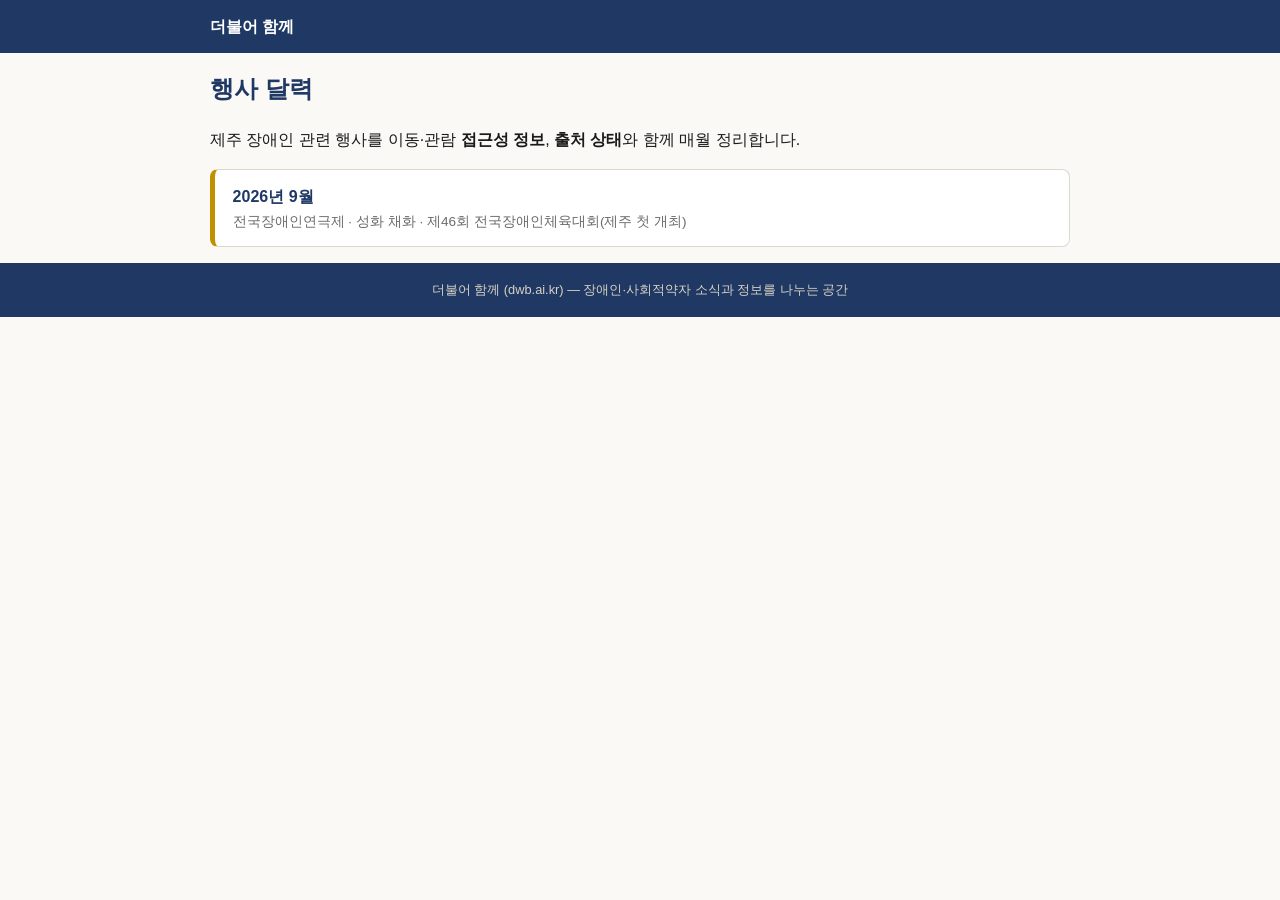
<file: static/events/index.html>
<!DOCTYPE html>
<html lang="ko">
<head>
<meta charset="UTF-8">
<meta name="viewport" content="width=device-width, initial-scale=1.0">
<title>행사 달력 — 더불어 함께</title>
<meta name="description" content="제주 장애인 관련 행사를 접근성 정보와 함께 정리하는 월간 달력 목차.">
<style>
  :root { --navy:#1F3864; --gold:#BF9000; --line:#ddd8ce; --sub:#6b6b6b; --bg:#faf9f6; }
  body { margin:0; background:var(--bg); color:#1a1a1a;
         font-family:'Malgun Gothic','맑은 고딕',sans-serif; line-height:1.7; }
  a { color:var(--navy); }
  .site-head { background:var(--navy); color:#fff; padding:.8rem 1rem; }
  .site-head a { color:#fff; text-decoration:none; font-weight:700; }
  .wrap { max-width:860px; margin:0 auto; padding:0 1rem; }
  main { padding:1.5rem 0 3rem; }
  h1 { font-size:1.5rem; color:var(--navy); }
  ul.months { list-style:none; padding:0; }
  ul.months li { background:#fff; border:1px solid var(--line); border-left:5px solid var(--gold);
                 border-radius:8px; padding:.8rem 1.1rem; margin:.6rem 0; }
  ul.months a { font-weight:700; text-decoration:none; }
  ul.months .desc { display:block; font-size:.85em; color:var(--sub); }
  footer { background:var(--navy); color:#d9d2c2; font-size:.8em; padding:1rem; text-align:center; }
</style>
</head>
<body>
<header class="site-head"><div class="wrap"><a href="../index.html">더불어 함께</a></div></header>
<main class="wrap">
  <h1>행사 달력</h1>
  <p>제주 장애인 관련 행사를 이동·관람 <strong>접근성 정보</strong>, <strong>출처 상태</strong>와 함께 매월 정리합니다.</p>
  <ul class="months">
    <li><a href="2026-09.html">2026년 9월</a>
      <span class="desc">전국장애인연극제 · 성화 채화 · 제46회 전국장애인체육대회(제주 첫 개최)</span></li>
  </ul>
</main>
<footer>더불어 함께 (dwb.ai.kr) — 장애인·사회적약자 소식과 정보를 나누는 공간</footer>
</body>
</html>
</file>
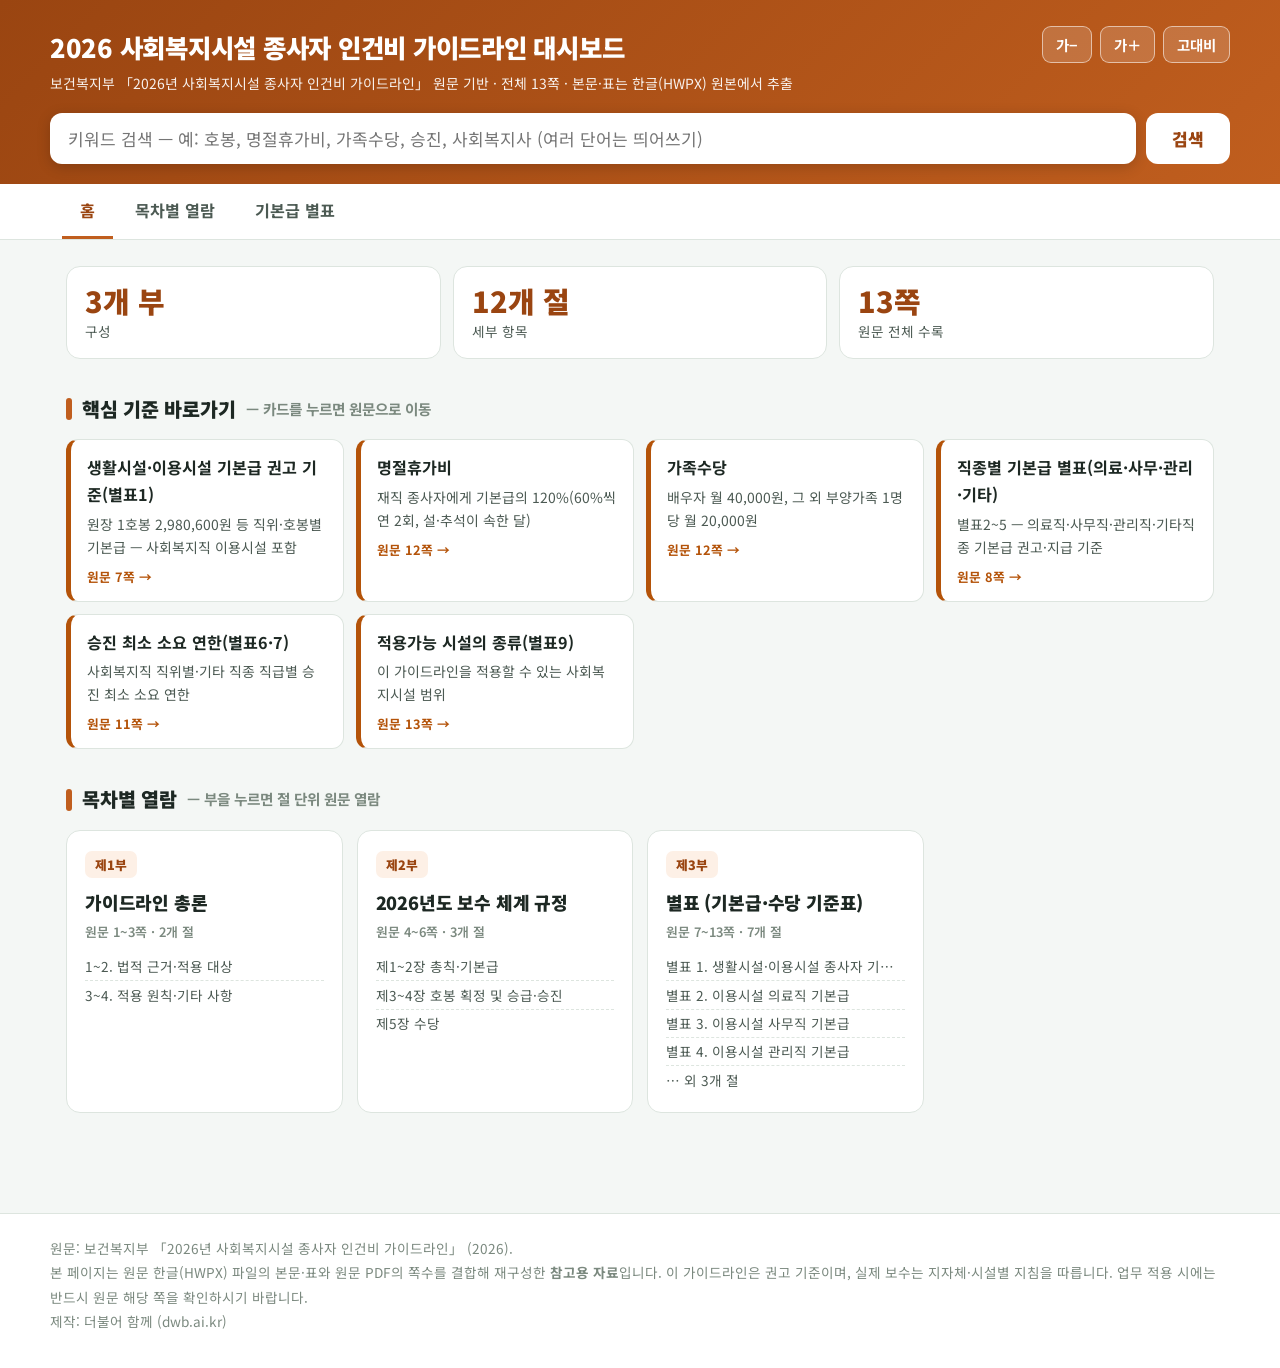
<file: static/pay2026.html>
<!DOCTYPE html>
<html lang="ko">
<head>
<meta charset="UTF-8">
<meta name="viewport" content="width=device-width, initial-scale=1.0">
<title>2026 사회복지시설 종사자 인건비 가이드라인 대시보드</title>
<meta name="description" content="보건복지부 「2026년 사회복지시설 종사자 인건비 가이드라인」 원문 기반 · 전체 13쪽 · 본문·표는 한글(HWPX) 원본에서 추출">
<link rel="preconnect" href="https://fonts.googleapis.com">
<link rel="preconnect" href="https://fonts.gstatic.com" crossorigin>
<link href="https://fonts.googleapis.com/css2?family=Nanum+Gothic+Coding&family=Noto+Sans+KR:wght@400;500;700;900&display=swap" rel="stylesheet">
<style>
:root{
  --accent:#c05e1e; --accent-deep:#9a4511; --accent-soft:#fdf0e6; --accent-line:#eccdb4;
  --ink:#1d2823; --ink-2:#4c5a53; --ink-3:#7b897f;
  --bg:#f4f7f5; --card:#ffffff; --line:#dde5df;
  --chg:#b45309; --chg-soft:#fdf3e3;
  --mark:#ffe9a8;
  --fs:17px; --fs-pre:13.5px;
  --radius:14px;
}
*{box-sizing:border-box}
html{scroll-behavior:smooth}
body{
  margin:0; background:var(--bg); color:var(--ink);
  font-family:"Noto Sans KR",-apple-system,"Malgun Gothic","맑은 고딕",sans-serif;
  font-size:var(--fs); line-height:1.65;
}
body.hc{
  --accent:#ffd400; --accent-deep:#ffd400; --accent-soft:#1a1a1a; --accent-line:#666;
  --ink:#ffffff; --ink-2:#f0f0f0; --ink-3:#cccccc;
  --bg:#000000; --card:#0d0d0d; --line:#555;
  --chg:#ffbf47; --chg-soft:#1f1503;
  --mark:#8a6d00;
}
body.hc a{color:#ffd400}
a{color:var(--accent-deep)}
button{font-family:inherit}

header{
  background:linear-gradient(135deg,var(--accent-deep),var(--accent));
  color:#fff; padding:26px 20px 20px;
}
body.hc header{background:#000;border-bottom:3px solid #ffd400;color:#fff}
.hwrap{max-width:1180px;margin:0 auto}
.htop{display:flex;flex-wrap:wrap;gap:12px;align-items:flex-start;justify-content:space-between}
.htitle h1{margin:0;font-size:1.5em;font-weight:900;letter-spacing:-.01em}
.htitle .sub{margin-top:4px;font-size:.82em;opacity:.92}
.hctrl{display:flex;gap:8px;align-items:center;flex-wrap:wrap}
.hbtn{
  background:rgba(255,255,255,.16);border:1.5px solid rgba(255,255,255,.55);color:#fff;
  border-radius:9px;padding:7px 13px;font-size:.85em;font-weight:700;cursor:pointer;
}
.hbtn:hover{background:rgba(255,255,255,.3)}
body.hc .hbtn{background:#000;border-color:#ffd400;color:#ffd400}
.searchrow{max-width:1180px;margin:18px auto 0;display:flex;gap:10px}
#q{
  flex:1;padding:13px 18px;border-radius:12px;border:none;font-size:1em;
  font-family:inherit;box-shadow:0 3px 14px rgba(0,0,0,.18);
}
body.hc #q{border:2px solid #ffd400;background:#111;color:#fff}
#qbtn{border:none;border-radius:12px;padding:0 26px;font-weight:900;font-size:1em;cursor:pointer;background:#fff;color:var(--accent-deep)}
body.hc #qbtn{background:#ffd400;color:#000}

nav{background:var(--card);border-bottom:1px solid var(--line);position:sticky;top:0;z-index:30}
.tabs{max-width:1180px;margin:0 auto;display:flex;gap:4px;overflow-x:auto;padding:0 12px}
.tab{
  border:none;background:none;padding:14px 18px;font-size:.95em;font-weight:700;color:var(--ink-2);
  cursor:pointer;border-bottom:3px solid transparent;white-space:nowrap;
}
.tab.on{color:var(--accent-deep);border-bottom-color:var(--accent)}
body.hc .tab.on{color:#ffd400;border-bottom-color:#ffd400}

main{max-width:1180px;margin:0 auto;padding:26px 16px 70px}

.stats{display:grid;grid-template-columns:repeat(auto-fit,minmax(150px,1fr));gap:12px;margin-bottom:26px}
.stat{background:var(--card);border:1px solid var(--line);border-radius:var(--radius);padding:16px 18px}
.stat .n{font-size:1.7em;font-weight:900;color:var(--accent-deep);line-height:1.2}
.stat .l{font-size:.8em;color:var(--ink-2);margin-top:2px}

.h2{font-size:1.15em;font-weight:900;margin:34px 0 14px;display:flex;align-items:center;gap:10px}
.h2::before{content:"";width:6px;height:22px;border-radius:3px;background:var(--accent)}
.h2 .cnt{font-size:.75em;font-weight:700;color:var(--ink-3)}

.hl-grid{display:grid;grid-template-columns:repeat(auto-fill,minmax(260px,1fr));gap:12px}
.hl{
  background:var(--card);border:1px solid var(--line);border-left:5px solid var(--chg);
  border-radius:12px;padding:14px 16px;cursor:pointer;transition:box-shadow .15s;
}
.hl:hover{box-shadow:0 4px 16px rgba(0,0,0,.08)}
.hl .t{font-weight:700;font-size:.95em}
.hl .d{font-size:.82em;color:var(--ink-2);margin-top:5px}
.hl .p{font-size:.75em;color:var(--chg);font-weight:700;margin-top:7px}

.ch-grid{display:grid;grid-template-columns:repeat(auto-fill,minmax(255px,1fr));gap:14px}
.chcard{
  background:var(--card);border:1px solid var(--line);border-radius:var(--radius);
  padding:18px;cursor:pointer;transition:transform .12s,box-shadow .15s;position:relative;overflow:hidden;
}
.chcard:hover{transform:translateY(-3px);box-shadow:0 8px 22px rgba(0,0,0,.14)}
.chcard .no{
  display:inline-block;background:var(--accent-soft);color:var(--accent-deep);
  font-weight:900;font-size:.75em;border-radius:7px;padding:3px 10px;
}
body.hc .chcard .no{background:#000;border:1px solid #ffd400;color:#ffd400}
.chcard h3{margin:10px 0 4px;font-size:1.06em;font-weight:900;letter-spacing:-.01em}
.chcard .pg{font-size:.76em;color:var(--ink-3);font-weight:600}
.chcard ul{margin:10px 0 0;padding:0;list-style:none;font-size:.8em;color:var(--ink-2)}
.chcard li{padding:2.5px 0;border-top:1px dashed var(--line);white-space:nowrap;overflow:hidden;text-overflow:ellipsis}
.chcard li:first-child{border-top:none}

.chgtable{width:100%;border-collapse:collapse;background:var(--card);border:1px solid var(--line);border-radius:var(--radius);overflow:hidden;font-size:.9em}
.chgtable th{background:var(--accent-soft);color:var(--accent-deep);text-align:left;padding:11px 14px;font-size:.85em}
body.hc .chgtable th{background:#1a1a1a;color:#ffd400}
.chgtable td{padding:11px 14px;border-top:1px solid var(--line);vertical-align:top}
.chgtable .code{font-weight:900;color:var(--chg);white-space:nowrap}
.chgtable .nm{font-weight:700}
.gobtn{
  display:inline-block;border:1.5px solid var(--accent-line);background:var(--accent-soft);
  color:var(--accent-deep);border-radius:8px;padding:3px 10px;font-size:.82em;font-weight:700;
  cursor:pointer;margin:2px 4px 2px 0;text-decoration:none;
}
body.hc .gobtn{background:#000;color:#ffd400;border-color:#ffd400}
.notice{
  background:var(--chg-soft);border:1px solid #ecd9b0;border-radius:12px;
  padding:13px 17px;font-size:.86em;color:var(--ink-2);margin:14px 0 22px;
}
body.hc .notice{border-color:#ffbf47}

.reader{display:grid;grid-template-columns:300px 1fr;gap:18px;align-items:start}
.side{
  background:var(--card);border:1px solid var(--line);border-radius:var(--radius);
  padding:10px;position:sticky;top:64px;max-height:calc(100vh - 90px);overflow-y:auto;
}
.side .chh{
  width:100%;text-align:left;border:none;background:none;padding:10px 10px;font-weight:900;
  font-size:.93em;color:var(--ink);cursor:pointer;border-radius:9px;display:flex;justify-content:space-between;gap:6px;
}
.side .chh:hover{background:var(--accent-soft)}
.side .chh .ar{color:var(--ink-3);font-weight:400}
.side .secs{padding-left:6px}
.side .sec{
  width:100%;text-align:left;border:none;background:none;padding:7px 10px;font-size:.84em;
  color:var(--ink-2);cursor:pointer;border-radius:8px;display:block;line-height:1.4;
}
.side .sec:hover{background:var(--accent-soft)}
.side .sec.on{background:var(--accent);color:#fff;font-weight:700}
body.hc .side .sec.on{background:#ffd400;color:#000}
.side .sub{padding-left:26px;font-size:.8em}
.content{min-width:0}
.crumb{font-size:.82em;color:var(--ink-3);margin-bottom:6px}
.content h2.title{margin:0 0 4px;font-size:1.3em;font-weight:900;letter-spacing:-.01em}
.content .range{font-size:.83em;color:var(--ink-2);margin-bottom:16px}
.pageblock{background:var(--card);border:1px solid var(--line);border-radius:12px;margin-bottom:14px;overflow:hidden}
.pagehead{
  display:flex;justify-content:space-between;align-items:center;
  background:var(--accent-soft);padding:6px 14px;font-size:.78em;font-weight:900;color:var(--accent-deep);
}
body.hc .pagehead{background:#1a1a1a;color:#ffd400}
.pdflink{
  margin-left:10px;font-weight:700;font-size:.95em;color:var(--accent-deep);
  text-decoration:none;border-bottom:1.5px solid var(--accent-line);
}
.pdflink:hover{border-bottom-color:var(--accent-deep)}
body.hc .pdflink{color:#ffd400;border-bottom-color:#ffd400}
.pageblock pre{
  margin:6px 0;padding:12px 14px;white-space:pre;overflow-x:auto;
  font-family:"Nanum Gothic Coding","D2Coding",ui-monospace,monospace;
  font-size:var(--fs-pre);line-height:1.62;color:var(--ink);
  background:color-mix(in srgb,var(--bg) 55%,var(--card));border-radius:8px;
}
.pagebody{padding:14px 18px}
.ln{line-height:1.72;margin:1px 0;padding-left:calc(var(--ind,0)*.52em);word-break:keep-all;overflow-wrap:break-word}
.ln.h1{
  font-size:1.16em;font-weight:900;color:var(--accent-deep);margin:16px 0 10px;
  background:var(--accent-soft);border-radius:10px;padding:9px 14px;
}
body.hc .ln.h1{background:#1a1a1a;color:#ffd400}
.ln.h2{font-size:1.07em;font-weight:900;margin:16px 0 6px;padding-left:0}
.badge{
  display:inline-flex;align-items:center;justify-content:center;
  min-width:1.55em;height:1.55em;border-radius:50%;background:var(--accent);
  color:#fff;font-size:.82em;font-weight:900;margin-right:.45em;vertical-align:.05em;
}
body.hc .badge{background:#ffd400;color:#000}
.ln.h3{font-weight:800;margin:11px 0 3px}
.ln.h4{font-weight:700;margin:7px 0 2px}
.ln.b1{margin-top:6px}
.ln.note{
  color:var(--ink-2);font-size:.88em;background:var(--chg-soft);
  border-radius:8px;padding:5px 10px;margin:5px 0;
}
.gap{height:.5em}

/* ── 하이브리드(HWPX) 모드: 진짜 표·쪽 칩 ── */
.htbl{border-collapse:collapse;margin:10px 0;font-size:.9em;width:100%;line-height:1.55}
.htbl td{border:1px solid var(--line);padding:6px 10px;vertical-align:top;word-break:keep-all}
.htbl tr:first-child td{background:var(--accent-soft);font-weight:700;color:var(--accent-deep)}
body.hc .htbl tr:first-child td{background:#1a1a1a;color:#ffd400}
.tblwrap{overflow-x:auto}
.pchip{
  display:flex;align-items:center;gap:10px;margin:20px 0 10px;
  font-size:.76em;font-weight:900;color:var(--accent-deep);
}
.pchip::before,.pchip::after{content:"";height:1px;background:var(--line);flex:0 0 24px}
.pchip::after{flex:1}
.pchip .approx{font-weight:400;color:var(--ink-3)}
body.hc .pchip{color:#ffd400}
mark{background:var(--mark);border-radius:3px;padding:0 2px}
body.hc mark{color:#fff}
.secnav{display:flex;justify-content:space-between;gap:10px;margin-top:18px}
.secnav button{
  border:1.5px solid var(--accent-line);background:var(--card);color:var(--accent-deep);
  border-radius:10px;padding:10px 16px;font-weight:700;cursor:pointer;font-size:.9em;max-width:48%;
}
.secnav button:hover{background:var(--accent-soft)}
body.hc .secnav button{color:#ffd400;border-color:#ffd400}

.sr{background:var(--card);border:1px solid var(--line);border-radius:12px;padding:14px 17px;margin-bottom:11px;cursor:pointer}
.sr:hover{box-shadow:0 4px 14px rgba(0,0,0,.08)}
.sr .loc{font-size:.78em;font-weight:900;color:var(--accent-deep)}
.sr .snip{font-size:.87em;color:var(--ink-2);margin-top:5px;line-height:1.6}
.rescount{font-size:.9em;color:var(--ink-2);margin:4px 0 16px}

footer{border-top:1px solid var(--line);background:var(--card);padding:22px 16px 34px;margin-top:30px}
.fwrap{max-width:1180px;margin:0 auto;font-size:.8em;color:var(--ink-3);line-height:1.8}

@media(max-width:840px){
  .reader{grid-template-columns:1fr}
  .side{position:static;max-height:260px}
  .htitle h1{font-size:1.2em}
}
@media print{header,nav,.side,.secnav,footer{display:none}}
</style>
</head>
<body>

<header>
  <div class="hwrap">
    <div class="htop">
      <div class="htitle">
        <h1>2026 사회복지시설 종사자 인건비 가이드라인 대시보드</h1>
        <div class="sub">보건복지부 「2026년 사회복지시설 종사자 인건비 가이드라인」 원문 기반 · 전체 13쪽 · 본문·표는 한글(HWPX) 원본에서 추출</div>
      </div>
      <div class="hctrl" role="group" aria-label="화면 설정">
        <button class="hbtn" id="fMinus" aria-label="글자 작게">가−</button>
        <button class="hbtn" id="fPlus" aria-label="글자 크게">가＋</button>
        <button class="hbtn" id="hcBtn" aria-pressed="false">고대비</button>
      </div>
    </div>
    <div class="searchrow" role="search">
      <input id="q" type="search" placeholder="키워드 검색 — 예: 호봉, 명절휴가비, 가족수당, 승진, 사회복지사 (여러 단어는 띄어쓰기)" aria-label="본문 검색">
      <button id="qbtn">검색</button>
    </div>
  </div>
</header>

<nav aria-label="주 메뉴"><div class="tabs" id="tabs"></div></nav>

<main id="main"></main>

<footer><div class="fwrap">원문: 보건복지부 「2026년 사회복지시설 종사자 인건비 가이드라인」 (2026).<br>본 페이지는 원문 한글(HWPX) 파일의 본문·표와 원문 PDF의 쪽수를 결합해 재구성한 <b>참고용 자료</b>입니다. 이 가이드라인은 권고 기준이며, 실제 보수는 지자체·시설별 지침을 따릅니다. 업무 적용 시에는 반드시 원문 해당 쪽을 확인하시기 바랍니다.<br>제작: 더불어 함께 (dwb.ai.kr)</div></footer>

<script type="application/json" id="guide-cfg">{"slug": "pay2026", "title": "2026 사회복지시설 종사자 인건비 가이드라인 대시보드", "subtitle": "보건복지부 「2026년 사회복지시설 종사자 인건비 가이드라인」 원문 기반 · 전체 13쪽 · 본문·표는 한글(HWPX) 원본에서 추출", "docTitle": "2026년 사회복지시설 종사자 인건비 가이드라인", "unitLabel": "부", "pdfUrl": "pay2026.pdf", "pdfOffset": 0, "searchPlaceholder": "키워드 검색 — 예: 호봉, 명절휴가비, 가족수당, 승진, 사회복지사 (여러 단어는 띄어쓰기)", "footerHtml": "원문: 보건복지부 「2026년 사회복지시설 종사자 인건비 가이드라인」 (2026).<br>본 페이지는 원문 한글(HWPX) 파일의 본문·표와 원문 PDF의 쪽수를 결합해 재구성한 <b>참고용 자료<\/b>입니다. 이 가이드라인은 권고 기준이며, 실제 보수는 지자체·시설별 지침을 따릅니다. 업무 적용 시에는 반드시 원문 해당 쪽을 확인하시기 바랍니다.<br>제작: 더불어 함께 (dwb.ai.kr)", "chapterTileLabel": "구성", "sectionTileLabel": "세부 항목", "browseTab": "목차별 열람", "browseTitle": "목차별 열람", "highlightsTitle": "핵심 기준 바로가기", "quickTabs": [{"label": "기본급 별표", "ch": 3, "sec": 0}], "highlights": [{"t": "생활시설·이용시설 기본급 권고 기준(별표1)", "d": "원장 1호봉 2,980,600원 등 직위·호봉별 기본급 — 사회복지직 이용시설 포함", "p": 7}, {"t": "명절휴가비", "d": "재직 종사자에게 기본급의 120%(60%씩 연 2회, 설·추석이 속한 달)", "p": 12}, {"t": "가족수당", "d": "배우자 월 40,000원, 그 외 부양가족 1명당 월 20,000원", "p": 12}, {"t": "직종별 기본급 별표(의료·사무·관리·기타)", "d": "별표2~5 — 의료직·사무직·관리직·기타직종 기본급 권고·지급 기준", "p": 8}, {"t": "승진 최소 소요 연한(별표6·7)", "d": "사회복지직 직위별·기타 직종 직급별 승진 최소 소요 연한", "p": 11}, {"t": "적용가능 시설의 종류(별표9)", "d": "이 가이드라인을 적용할 수 있는 사회복지시설 범위", "p": 13}]}</script>
<script type="application/json" id="guide-data">{"title": "2026년 사회복지시설 종사자 인건비 가이드라인", "totalPages": 13, "chapters": [{"no": 1, "title": "가이드라인 총론", "start": 1, "end": 3, "sections": [{"title": "1~2. 법적 근거·적용 대상", "start": 1, "end": 1, "html": "<div class=\"pchip\" id=\"p1\"><span>원문 1쪽<\/span> <a class=\"pdflink\" href=\"pay2026.pdf#page=1\" target=\"_blank\" rel=\"noopener\" title=\"원문 PDF 해당 쪽을 새 탭에서 엽니다(PC에서 정확 이동).\">원문 PDF ↗<\/a><\/div><div class=\"ln p\">2026년 사회복지시설 종사자 인건비 가이드라인<\/div><div class=\"ln p\">1. 법적 근거<\/div><div class=\"ln b1\">○「사회복지사 등 처우 및 지위 향상을 위한 법률」제3조<\/div><div class=\"ln p\">제3조(사회복지사 등의 처우개선과 신분보장) ① 국가와 지방자치단체는 사회복지사 등의 처우를 개선하고 복지를 증진함과 아울러 그 지위 향상을 위하여 적극적으로 노력하여야 한다. ② 국가와 지방자치단체는 사회복지사 등의 보수가 사회복지전담공무원의 보수수준에 도달하도록 노력하여야 한다. ③ 국가는 사회복지사 등의 적정 인건비에 관한 기준을 마련하여야 하며, 지방자치단체는 해당 기준을 준수하기 위하여 노력하여야 한다.  &lt;신설 2018. 12. 11.&gt; ④ 보건복지부장관과 지방자치단체의 장은 사회복지사 등의 보수 수준 및 지급실태, 제3항에 따른 기준의 지방자치단체별 준수율 등에 관하여 3년마다 조사ㆍ공표하여야 한다.  &lt;개정 2018. 12. 11.&gt; ⑤ 사회복지사 등은 사회복지법인 등의 운영과 관련된 위법ㆍ부당 행위 및 그 밖의 비리 사실 등을 관계 행정기관과 수사기관에 신고하는 행위로 인하여 징계 조치 등 신분상 불이익이나 근무조건상 차별을 받지 아니한다.  &lt;개정 2018. 12. 11.&gt; [시행일 : 2019. 12. 12.] 제3조<\/div><div class=\"ln b1\">○ 「사회복지사 등 처우 및 지위 향상을 위한 법률」 시행령 제4조<\/div><div class=\"ln p\">제4조(보수수준에 관한 권고기준) 보건복지부장관은 실태조사 결과에 따른 사회복지사 등의 보수수준과 「사회보장급여의 이용제공 및 수급권자 발굴에 관한 법률」 제43조에 따른 사회복지 전담공무원의 보수수준을 비교하여 사회복지사 등의 보수수준에 관한 권고기준을 정할 수 있다.<\/div><div class=\"ln p\">2. 적용 대상<\/div><div class=\"ln b1\">○「사회복지사업법」제2조에 따라 사회복지사업을 행할 목적으로 설립된 사회복지시설 (별표9 참조)<\/div><div class=\"ln p\">- 국고지원시설과 지방이양시설 모두 포함하되, 「영유아보육법」에 따른 ‘어린이집’, 「노인장기요양보험법」을 적용받는 ‘노인의료복지시설’과 ‘재가노인복지시설’은 제외<\/div><div class=\"ln p\">3. 적용 원칙<\/div>", "pages": [{"p": 1, "t": "2026년 사회복지시설 종사자 인건비 가이드라인\n1. 법적 근거\n○「사회복지사 등 처우 및 지위 향상을 위한 법률」제3조\n제3조(사회복지사 등의 처우개선과 신분보장) ① 국가와 지방자치단체는 사회복지사 등의 처우를 개선하고 복지를 증진함과 아울러 그 지위 향상을 위하여 적극적으로 노력하여야 한다. ② 국가와 지방자치단체는 사회복지사 등의 보수가 사회복지전담공무원의 보수수준에 도달하도록 노력하여야 한다. ③ 국가는 사회복지사 등의 적정 인건비에 관한 기준을 마련하여야 하며, 지방자치단체는 해당 기준을 준수하기 위하여 노력하여야 한다.  <신설 2018. 12. 11.> ④ 보건복지부장관과 지방자치단체의 장은 사회복지사 등의 보수 수준 및 지급실태, 제3항에 따른 기준의 지방자치단체별 준수율 등에 관하여 3년마다 조사ㆍ공표하여야 한다.  <개정 2018. 12. 11.> ⑤ 사회복지사 등은 사회복지법인 등의 운영과 관련된 위법ㆍ부당 행위 및 그 밖의 비리 사실 등을 관계 행정기관과 수사기관에 신고하는 행위로 인하여 징계 조치 등 신분상 불이익이나 근무조건상 차별을 받지 아니한다.  <개정 2018. 12. 11.> [시행일 : 2019. 12. 12.] 제3조\n○ 「사회복지사 등 처우 및 지위 향상을 위한 법률」 시행령 제4조\n제4조(보수수준에 관한 권고기준) 보건복지부장관은 실태조사 결과에 따른 사회복지사 등의 보수수준과 「사회보장급여의 이용제공 및 수급권자 발굴에 관한 법률」 제43조에 따른 사회복지 전담공무원의 보수수준을 비교하여 사회복지사 등의 보수수준에 관한 권고기준을 정할 수 있다.\n2. 적용 대상\n○「사회복지사업법」제2조에 따라 사회복지사업을 행할 목적으로 설립된 사회복지시설 (별표9 참조)\n- 국고지원시설과 지방이양시설 모두 포함하되, 「영유아보육법」에 따른 ‘어린이집’, 「노인장기요양보험법」을 적용받는 ‘노인의료복지시설’과 ‘재가노인복지시설’은 제외\n3. 적용 원칙"}]}, {"title": "3~4. 적용 원칙·기타 사항", "start": 2, "end": 3, "html": "<div class=\"pchip\" id=\"p2\"><span>원문 2쪽<\/span> <a class=\"pdflink\" href=\"pay2026.pdf#page=2\" target=\"_blank\" rel=\"noopener\" title=\"원문 PDF 해당 쪽을 새 탭에서 엽니다(PC에서 정확 이동).\">원문 PDF ↗<\/a><\/div><div class=\"ln b1\">○동 인건비 지급기준을 우선 적용하되, 기본급 및 수당 기준 등은 개별 시설유형과 지방자치단체 예산사정 등에 따라 별도로 마련 가능<\/div><div class=\"ln p\">- 호봉제 미적용 등 인건비 기준을 달리 적용하는 시설의 경우는 종사자 수, 이용자 수 등 시설의 규모에 따라 시설장 및 종사자의 인건비 지급기준을 시설별‧지자체별 개별지침에 명시하여 적용 가능<\/div><div class=\"ln b1\">○ ｢근로기준법｣ 규정에 따른 연장, 야간, 휴일 근로수당, 퇴직금, 기타 4대보험 등의 경우 근로기준법 및 개별법령을 준수<\/div><div class=\"ln p\">→법정근로시간 과다 초과, 연장·야간 및 휴일근로 수당 등’ 미지급 등에 따른 노사분쟁이 발생하지 않도록 유의<\/div><div class=\"ln b1\">○종사자 보수 수준 관리<\/div><div class=\"ln p\">- 지방자치단체는 월별로 종사자의 정확한 기본급 및 수당을 파악하고, 시설에서 종사자 입·퇴사 보고 등을 위해 사용 중인 「사회서비스정보시스템」 내 급여 및 회계 기능사용 조치 후 확인<\/div><div class=\"ln p\">* 사회서비스정보시스템 ‘인사회계’ → ‘급여관리’ → ‘급여현황’ → ‘급여대장’ 기능을 활용하고 상세 매뉴얼은 시스템 홈페이지(www.ssis.go.kr) 참조<\/div><div class=\"ln p\">4. 기타 사항<\/div><div class=\"ln b1\">○보수 인상 및 보수체계 변경<\/div><div class=\"ln p\">- 본 기준은 권고 기준이므로 질 높은 복지서비스 제공을 위해 개별 시설 담당부서와 지방자치단체는 이를 참고하여 기준 이상이 되도록 노력할 것<\/div><div class=\"ln b1\">○보수 기준 적용 직위의 분류 (예시 참조)<\/div><div class=\"ln p\">- 시설 관련 개별법령이 정한 종사자 배치기준에 의해 사회복지시설에 근무하고 있는 자의 인건비를 보조하기 위한 기준으로 종사자 직위를 분류함<\/div><div class=\"ln p\">- 시설별 지침 및 지방자치단체의 지침에서 직위별 대상자 범위에 포함되지 않은 종사자의 직위 분류 및 보수 등을 정할 경우 그에 따름<\/div><div class=\"pchip\" id=\"p3\"><span>원문 3쪽<\/span> <a class=\"pdflink\" href=\"pay2026.pdf#page=3\" target=\"_blank\" rel=\"noopener\" title=\"원문 PDF 해당 쪽을 새 탭에서 엽니다(PC에서 정확 이동).\">원문 PDF ↗<\/a><\/div><div class=\"ln p\">- 직위의 분류에 있어 생활복지사, 생활지도원 등은 시설종사자 인건비를 보조하기 위한 직위이며, 개별법령상 생활복지사 등 자격은 해당 법령에 의해서만 인정<\/div><div class=\"ln p\">아동복지시설의 직업훈련교사는 직위의 분류에 있어 생활복지사에 해당하나 ｢아동복지법｣상의 생활복지사에는 해당하지 않음<\/div><div class=\"ln p\">→｢아동복지법｣상 생활복지사는 ①사회복지사 2급자격 이상 소지자, ②유치원, 초등학교, 중등학교 교사 자격 소지자, ③보육교사 1급 자격소지자만이 가능<\/div><div class=\"ln p\">예시<\/div><div class=\"ln p\">(직위분류 예시 : 생활시설 중심)<\/div><table class=\"htbl\"><tr><td>직  위<\/td><td>노 인<\/td><td>장애인<\/td><td>아 동<\/td><td>정 신<\/td><td>노숙인<\/td><\/tr><tr><td>원장<\/td><td colspan=\"5\">시설장<\/td><\/tr><tr><td>사무국장<\/td><td>사무국장, 총무<\/td><td>사무국장, 총무<\/td><td>사무국장<\/td><td>사무국장,<br>정신건강전문요원<\/td><td>총무<br>상담부장<br>정신건강전문요원<\/td><\/tr><tr><td>과장 및<br>생활복지사<\/td><td>과장<br>생활복지사<br>상담지도원<br>간호사<br>영양사<br>물리치료사<\/td><td>과장<br>사회재활교사<br>간호사, 영양사<br>물리치료사<br>작업치료사<br>청능치료사<br>언어치료사<br>보행훈련사<br>상담평가요원<\/td><td>과장<br>생활복지사<br>상담지도원<br>간호사, 영양사<br>직업훈련교사<br>임상심리상담원<br>자립지원전담요원<\/td><td>과장<br>생활복지사<br>간호사<br>영양사<br>작업지도원<\/td><td>생활복지사<br>상담지도원<br>간호사<br>영양사<br>물리치료사<br>직업훈련교사<\/td><\/tr><tr><td>생활지도원<\/td><td colspan=\"5\">생활지도원, 보육사, 간호조무사, 사무원<\/td><\/tr><tr><td>관리직<\/td><td colspan=\"5\">관리인, 경비원<\/td><\/tr><tr><td>기능직<\/td><td colspan=\"5\">조리원, 위생원<\/td><\/tr><\/table><div class=\"ln note\">※ 직위분류 예시에 포함되지 않은 시설유형 및 직위는 개별 사업지침을 참고하여 적용<\/div><div class=\"ln note\">※ 소규모시설로서 위 예시에 적합하지 않은 시설은 개별 사업지침에서 별도 체계 적용 가능<\/div><div class=\"ln p\">붙임 1. 2026년 사회복지시설 종사자 보수 체계<\/div><div class=\"ln p\">붙임 2. 2026년 사회복지시설 종사자 인건비 권고기준 (별표1~9)<\/div>", "pages": [{"p": 2, "t": "○동 인건비 지급기준을 우선 적용하되, 기본급 및 수당 기준 등은 개별 시설유형과 지방자치단체 예산사정 등에 따라 별도로 마련 가능\n- 호봉제 미적용 등 인건비 기준을 달리 적용하는 시설의 경우는 종사자 수, 이용자 수 등 시설의 규모에 따라 시설장 및 종사자의 인건비 지급기준을 시설별‧지자체별 개별지침에 명시하여 적용 가능\n○ ｢근로기준법｣ 규정에 따른 연장, 야간, 휴일 근로수당, 퇴직금, 기타 4대보험 등의 경우 근로기준법 및 개별법령을 준수\n→법정근로시간 과다 초과, 연장·야간 및 휴일근로 수당 등’ 미지급 등에 따른 노사분쟁이 발생하지 않도록 유의\n○종사자 보수 수준 관리\n- 지방자치단체는 월별로 종사자의 정확한 기본급 및 수당을 파악하고, 시설에서 종사자 입·퇴사 보고 등을 위해 사용 중인 「사회서비스정보시스템」 내 급여 및 회계 기능사용 조치 후 확인\n* 사회서비스정보시스템 ‘인사회계’ → ‘급여관리’ → ‘급여현황’ → ‘급여대장’ 기능을 활용하고 상세 매뉴얼은 시스템 홈페이지(www.ssis.go.kr) 참조\n4. 기타 사항\n○보수 인상 및 보수체계 변경\n- 본 기준은 권고 기준이므로 질 높은 복지서비스 제공을 위해 개별 시설 담당부서와 지방자치단체는 이를 참고하여 기준 이상이 되도록 노력할 것\n○보수 기준 적용 직위의 분류 (예시 참조)\n- 시설 관련 개별법령이 정한 종사자 배치기준에 의해 사회복지시설에 근무하고 있는 자의 인건비를 보조하기 위한 기준으로 종사자 직위를 분류함\n- 시설별 지침 및 지방자치단체의 지침에서 직위별 대상자 범위에 포함되지 않은 종사자의 직위 분류 및 보수 등을 정할 경우 그에 따름"}, {"p": 3, "t": "- 직위의 분류에 있어 생활복지사, 생활지도원 등은 시설종사자 인건비를 보조하기 위한 직위이며, 개별법령상 생활복지사 등 자격은 해당 법령에 의해서만 인정\n아동복지시설의 직업훈련교사는 직위의 분류에 있어 생활복지사에 해당하나 ｢아동복지법｣상의 생활복지사에는 해당하지 않음\n→｢아동복지법｣상 생활복지사는 ①사회복지사 2급자격 이상 소지자, ②유치원, 초등학교, 중등학교 교사 자격 소지자, ③보육교사 1급 자격소지자만이 가능\n예시\n(직위분류 예시 : 생활시설 중심)\n직  위 | 노 인 | 장애인 | 아 동 | 정 신 | 노숙인\n원장 | 시설장\n사무국장 | 사무국장, 총무 | 사무국장, 총무 | 사무국장 | 사무국장, 정신건강전문요원 | 총무 상담부장 정신건강전문요원\n과장 및 생활복지사 | 과장 생활복지사 상담지도원 간호사 영양사 물리치료사 | 과장 사회재활교사 간호사, 영양사 물리치료사 작업치료사 청능치료사 언어치료사 보행훈련사 상담평가요원 | 과장 생활복지사 상담지도원 간호사, 영양사 직업훈련교사 임상심리상담원 자립지원전담요원 | 과장 생활복지사 간호사 영양사 작업지도원 | 생활복지사 상담지도원 간호사 영양사 물리치료사 직업훈련교사\n생활지도원 | 생활지도원, 보육사, 간호조무사, 사무원\n관리직 | 관리인, 경비원\n기능직 | 조리원, 위생원\n※ 직위분류 예시에 포함되지 않은 시설유형 및 직위는 개별 사업지침을 참고하여 적용\n※ 소규모시설로서 위 예시에 적합하지 않은 시설은 개별 사업지침에서 별도 체계 적용 가능\n붙임 1. 2026년 사회복지시설 종사자 보수 체계\n붙임 2. 2026년 사회복지시설 종사자 인건비 권고기준 (별표1~9)"}]}]}, {"no": 2, "title": "2026년도 보수 체계 규정", "start": 4, "end": 6, "sections": [{"title": "제1~2장 총칙·기본급", "start": 4, "end": 4, "html": "<div class=\"pchip\" id=\"p4\"><span>원문 4쪽<\/span> <a class=\"pdflink\" href=\"pay2026.pdf#page=4\" target=\"_blank\" rel=\"noopener\" title=\"원문 PDF 해당 쪽을 새 탭에서 엽니다(PC에서 정확 이동).\">원문 PDF ↗<\/a><\/div><div class=\"ln p\">2026년도 사회복지시설 종사자 보수 체계<\/div><div class=\"ln p\">제1장 총 칙<\/div><div class=\"ln p\">제1조(목적) 이 보수지급 기준은 ｢사회복지사업법｣ 제2조 및 ｢노인복지법｣, ｢장애인복지법｣, ｢아동복지법｣ 등 개별 법령의거 설치된 사회복지시설에 근무하는 종사자의 보수에 관하여 필요한 사항을 규정, 권장함으로 종사자의 장기근속을 유도하고 전문성을 높이고 사회복지 증진에 기여함을 목적으로 한다.<\/div><div class=\"ln p\">제2조(용어의 정의) 이 기준에서 사용하는 용어의 정의는 다음과 같다.<\/div><div class=\"ln p\">1. “보수”라 함은 기본급과 기타 각종 수당을 합산한 금액을 말한다.<\/div><div class=\"ln p\">2. “기본급”이라 함은 직무의 곤란성 및 책임의 정도와 재직기간 등에 따라 직급별, 호봉별로 지급되는 기본급여를 말한다.<\/div><div class=\"ln p\">3. “수당”이라 함은 직무여건 및 생활여건 등에 따라 지급되는 부가급여를 말한다.<\/div><div class=\"ln p\">4. “직종”이라 함은 직무의 전문성 및 성격에 따라 사회복지직(장애인복지관은 이하 “일반직”이라 한다.), 사무직, 의료직, 관리직, 기타 등으로 구분하는 것을 말한다.<\/div><div class=\"ln p\">5. “직위”이라 함은 1명의 종사자에게 부여할 수 있는 직무와 책임을 말한다.<\/div><div class=\"ln p\">6. “직급”이란 직무의 종류·곤란성과 책임도가 상당히 유사한 직위의 군을 말한다.<\/div><div class=\"ln p\">7. “승진”이라 함은 현재의 직급 또는 직책 보다 상위의 직급 또는 직책에 임명하는 것을 말한다.<\/div><div class=\"ln p\">8. “승급”이라 함은 일정한 재직기간의 경과에 의하여 현재의 호봉보다 높은 호봉을 부여하는 것을 말한다.<\/div><div class=\"ln p\">9. “보수의 일할계산”이라 함은 그 달의 보수를 그 달의 일수로 나누어 계산하는 것을 말한다.<\/div><div class=\"ln p\">제3조(적용범위) 사회복지시설 종사자의 보수는 이 기준을 따른다. 단, 별도의 인건비 지급기준 등을 적용받는 종사자는 해당 기준에 의한다.<\/div><div class=\"ln p\">제2장 기 본 급<\/div><div class=\"ln p\">제4조(기본급)<\/div><div class=\"ln p\">1. 사회복지시설 종사자의 월 기본급은 별표1부터 별표4까지의 기본급 권고 기준표를 참고로 하여 지방자치단체 실정에 맞게 지급할 수 있다.<\/div><div class=\"ln p\">2. 전항의 규정에 의한 종사자의 월 기본급 중 별표1부터 별표4까지의 기준표에 규정된 최고 호봉을 초과하는 경우는 최고 호봉을 적용하고, 당해연도 직위별·호봉별 인상분은 포함하여 지급한다.<\/div><div class=\"ln p\">3. 전항의 규정에 의한 기본급 외에 종사자의 처우개선 등을 위하여 필요하다고 인정되는 경우 또는 최고 호봉을 초과하는 경우 지방자치단체장 및 운영법인 등은 자체부담에 의거 별도로 추가액을 확보하여 지급할 수 있다.<\/div>", "pages": [{"p": 4, "t": "2026년도 사회복지시설 종사자 보수 체계\n제1장 총 칙\n제1조(목적) 이 보수지급 기준은 ｢사회복지사업법｣ 제2조 및 ｢노인복지법｣, ｢장애인복지법｣, ｢아동복지법｣ 등 개별 법령의거 설치된 사회복지시설에 근무하는 종사자의 보수에 관하여 필요한 사항을 규정, 권장함으로 종사자의 장기근속을 유도하고 전문성을 높이고 사회복지 증진에 기여함을 목적으로 한다.\n제2조(용어의 정의) 이 기준에서 사용하는 용어의 정의는 다음과 같다.\n1. “보수”라 함은 기본급과 기타 각종 수당을 합산한 금액을 말한다.\n2. “기본급”이라 함은 직무의 곤란성 및 책임의 정도와 재직기간 등에 따라 직급별, 호봉별로 지급되는 기본급여를 말한다.\n3. “수당”이라 함은 직무여건 및 생활여건 등에 따라 지급되는 부가급여를 말한다.\n4. “직종”이라 함은 직무의 전문성 및 성격에 따라 사회복지직(장애인복지관은 이하 “일반직”이라 한다.), 사무직, 의료직, 관리직, 기타 등으로 구분하는 것을 말한다.\n5. “직위”이라 함은 1명의 종사자에게 부여할 수 있는 직무와 책임을 말한다.\n6. “직급”이란 직무의 종류·곤란성과 책임도가 상당히 유사한 직위의 군을 말한다.\n7. “승진”이라 함은 현재의 직급 또는 직책 보다 상위의 직급 또는 직책에 임명하는 것을 말한다.\n8. “승급”이라 함은 일정한 재직기간의 경과에 의하여 현재의 호봉보다 높은 호봉을 부여하는 것을 말한다.\n9. “보수의 일할계산”이라 함은 그 달의 보수를 그 달의 일수로 나누어 계산하는 것을 말한다.\n제3조(적용범위) 사회복지시설 종사자의 보수는 이 기준을 따른다. 단, 별도의 인건비 지급기준 등을 적용받는 종사자는 해당 기준에 의한다.\n제2장 기 본 급\n제4조(기본급)\n1. 사회복지시설 종사자의 월 기본급은 별표1부터 별표4까지의 기본급 권고 기준표를 참고로 하여 지방자치단체 실정에 맞게 지급할 수 있다.\n2. 전항의 규정에 의한 종사자의 월 기본급 중 별표1부터 별표4까지의 기준표에 규정된 최고 호봉을 초과하는 경우는 최고 호봉을 적용하고, 당해연도 직위별·호봉별 인상분은 포함하여 지급한다.\n3. 전항의 규정에 의한 기본급 외에 종사자의 처우개선 등을 위하여 필요하다고 인정되는 경우 또는 최고 호봉을 초과하는 경우 지방자치단체장 및 운영법인 등은 자체부담에 의거 별도로 추가액을 확보하여 지급할 수 있다."}]}, {"title": "제3~4장 호봉 획정 및 승급·승진", "start": 5, "end": 5, "html": "<div class=\"pchip\" id=\"p5\"><span>원문 5쪽<\/span> <a class=\"pdflink\" href=\"pay2026.pdf#page=5\" target=\"_blank\" rel=\"noopener\" title=\"원문 PDF 해당 쪽을 새 탭에서 엽니다(PC에서 정확 이동).\">원문 PDF ↗<\/a><\/div><div class=\"ln p\">제3장 호봉 획정 및 승급<\/div><div class=\"ln p\">제5조(호봉획정 및 승급시행권자) 호봉획정 및 승급은 임용권자가 시행하고, 사회복지시설을 관할하는 지방자치단체장이 해당 사회복지시설 종사자의 재직 관련 서류 등을 통해 확인하여야 한다.<\/div><div class=\"ln p\">제6조(인정경력) 대상 경력은 사회복지시설 근무경력, 유사경력, 군복무근무경력 등을 말하며, 경력인정의 범위 및 환산율은 ｢사회복지시설 관리안내｣ 중 호봉의 획정 및 승급과 각 시설 유형별 개별지침을 참조하여 준용한다.<\/div><div class=\"ln p\">제7조(초임호봉의 획정 및 경력년수 산정)<\/div><div class=\"ln p\">1. 종사자를 신규 채용하는 경우에는 초임호봉을 획정한다.<\/div><div class=\"ln p\">2. 초임호봉은 1호봉으로 하되, 제6조에 정하여진 근무경력이 있는 경우에는 경력별 근무기간 1년을 각각 1호봉씩으로 하여 초임호봉을 정한다.<\/div><div class=\"ln p\">3. 초임호봉의 획정에 반영되지 아니한 1년 미만의 잔여기간이 있을 때는 그 기간을 다음 승급 기간에 산입한다.<\/div><div class=\"ln p\">제8조(승급 및 승진)<\/div><div class=\"ln p\">1. 호봉 간의 승급에 필요한 기간은 1년으로 하며, 호봉은 매달 1일자로 승급한다. 호봉 승급 산정일 기준, 제7조 제3호에 따른 잔여기간을 포함하여 승급에 필요한 기간을 충족한 경우에는 승급한다.<\/div><div class=\"ln p\">2. 승진에 관한 사항은 사회복지직의 경우는 &lt;별표6&gt; 직위별 승진 최소 소요연한에 따라, 사회복지직 외의 직종은 &lt;별표7&gt; 직급별 승진 최소 소요연한에 따라, 기관장의 인사권에 의하여 승진한다. 단, 장애인복지관 일반직(기능직, 고용직 제외)의 승진 최소소요연한은 개별지침 등 별도기준을 적용한다.<\/div><div class=\"ln p\">3. 사회복지직의 선임사회복지사로의 승진 및 사회복지직 외 직종의 3급으로의 승진(단, 의료직의 경우 최초 3급을 부여받은 자의 2급 승진 포함)에 필요한 최소 소요 연한을 충족하는 경우 당연승진을 적용하도록 노력하여야 하며, 별도 기준이 있는 경우 이를 우선 적용한다.<\/div><div class=\"ln p\">4. 승진에 필요한 “직위 및 직급별 최소 소요연한”이라함은 사회복지직 및 사무직, 의료직, 관리직, 기타 직종 등 모든 직종에 적용되고, 해당 직위에서의 실 근무경력을 말하며, 동일 유형의 시설 또는 동일 법인 내 시설 근무경력을 적용한다. 이 때 동일 유형이란 &lt;별표9&gt;의 세부 종류에 표기된 시설의 세부 유형을 의미한다.<\/div><div class=\"ln p\">제9조(승급의 제한) 다음 각 호에 해당하는 자는 해당 기간 동안 승급시킬 수 없다.<\/div><div class=\"ln p\">1. 징계처분, 직위해제, 또는 휴직(「남녀고용평등과 일·가정 양립지원에 관한 법률」상의 육아휴직과 업무상 질병으로 인한 휴직은 제외한다.) 중에 있는 자.<\/div><div class=\"ln p\">2. 징계처분이 종료된 날로부터 일정 기간(정직：18월, 감봉：12월, 근신 또는 견책：6월)이 경과되지 아니한 자.<\/div><div class=\"ln p\">제4장 보수의 지급<\/div><div class=\"ln p\">제10조(보수의 지급방법) 보수는 본인에게 직접 현금 또는 요구불 예금으로 지급하되, 출장 기타 부득이한 사유로 인하여 본인에게 직접 지급할 수 없을 때는 본인이 지정하는 자에게 지급할 수 있다.<\/div><div class=\"ln p\">1. 보수는 사회서비스정보시스템의 종사자 급여 및 회계 관리를 이용하여 인건비 지급 항목 및 재원별로 급여 대장 및 급여명세서를 입력하는 것을 권장한다.<\/div><div class=\"ln p\">제11조(보수계산) 보수는 특별한 규정이 있는 경우를 제외하고는 신규 채용 등의 경우에 있어서 발령일을 기준으로 그 월액을 일할 계산하여 지급한다.<\/div><div class=\"ln p\">제12조(보수지급일) 보수는 매월 운영법인에서 따로 정하는 날에 지급할 수 있으며 다만, 지급일이 공휴일인 경우에는 그 전일에 지급한다.<\/div><div class=\"ln p\">제5장 수  당<\/div>", "pages": [{"p": 5, "t": "제3장 호봉 획정 및 승급\n제5조(호봉획정 및 승급시행권자) 호봉획정 및 승급은 임용권자가 시행하고, 사회복지시설을 관할하는 지방자치단체장이 해당 사회복지시설 종사자의 재직 관련 서류 등을 통해 확인하여야 한다.\n제6조(인정경력) 대상 경력은 사회복지시설 근무경력, 유사경력, 군복무근무경력 등을 말하며, 경력인정의 범위 및 환산율은 ｢사회복지시설 관리안내｣ 중 호봉의 획정 및 승급과 각 시설 유형별 개별지침을 참조하여 준용한다.\n제7조(초임호봉의 획정 및 경력년수 산정)\n1. 종사자를 신규 채용하는 경우에는 초임호봉을 획정한다.\n2. 초임호봉은 1호봉으로 하되, 제6조에 정하여진 근무경력이 있는 경우에는 경력별 근무기간 1년을 각각 1호봉씩으로 하여 초임호봉을 정한다.\n3. 초임호봉의 획정에 반영되지 아니한 1년 미만의 잔여기간이 있을 때는 그 기간을 다음 승급 기간에 산입한다.\n제8조(승급 및 승진)\n1. 호봉 간의 승급에 필요한 기간은 1년으로 하며, 호봉은 매달 1일자로 승급한다. 호봉 승급 산정일 기준, 제7조 제3호에 따른 잔여기간을 포함하여 승급에 필요한 기간을 충족한 경우에는 승급한다.\n2. 승진에 관한 사항은 사회복지직의 경우는 <별표6> 직위별 승진 최소 소요연한에 따라, 사회복지직 외의 직종은 <별표7> 직급별 승진 최소 소요연한에 따라, 기관장의 인사권에 의하여 승진한다. 단, 장애인복지관 일반직(기능직, 고용직 제외)의 승진 최소소요연한은 개별지침 등 별도기준을 적용한다.\n3. 사회복지직의 선임사회복지사로의 승진 및 사회복지직 외 직종의 3급으로의 승진(단, 의료직의 경우 최초 3급을 부여받은 자의 2급 승진 포함)에 필요한 최소 소요 연한을 충족하는 경우 당연승진을 적용하도록 노력하여야 하며, 별도 기준이 있는 경우 이를 우선 적용한다.\n4. 승진에 필요한 “직위 및 직급별 최소 소요연한”이라함은 사회복지직 및 사무직, 의료직, 관리직, 기타 직종 등 모든 직종에 적용되고, 해당 직위에서의 실 근무경력을 말하며, 동일 유형의 시설 또는 동일 법인 내 시설 근무경력을 적용한다. 이 때 동일 유형이란 <별표9>의 세부 종류에 표기된 시설의 세부 유형을 의미한다.\n제9조(승급의 제한) 다음 각 호에 해당하는 자는 해당 기간 동안 승급시킬 수 없다.\n1. 징계처분, 직위해제, 또는 휴직(「남녀고용평등과 일·가정 양립지원에 관한 법률」상의 육아휴직과 업무상 질병으로 인한 휴직은 제외한다.) 중에 있는 자.\n2. 징계처분이 종료된 날로부터 일정 기간(정직：18월, 감봉：12월, 근신 또는 견책：6월)이 경과되지 아니한 자.\n제4장 보수의 지급\n제10조(보수의 지급방법) 보수는 본인에게 직접 현금 또는 요구불 예금으로 지급하되, 출장 기타 부득이한 사유로 인하여 본인에게 직접 지급할 수 없을 때는 본인이 지정하는 자에게 지급할 수 있다.\n1. 보수는 사회서비스정보시스템의 종사자 급여 및 회계 관리를 이용하여 인건비 지급 항목 및 재원별로 급여 대장 및 급여명세서를 입력하는 것을 권장한다.\n제11조(보수계산) 보수는 특별한 규정이 있는 경우를 제외하고는 신규 채용 등의 경우에 있어서 발령일을 기준으로 그 월액을 일할 계산하여 지급한다.\n제12조(보수지급일) 보수는 매월 운영법인에서 따로 정하는 날에 지급할 수 있으며 다만, 지급일이 공휴일인 경우에는 그 전일에 지급한다.\n제5장 수  당"}]}, {"title": "제5장 수당", "start": 6, "end": 6, "html": "<div class=\"pchip\" id=\"p6\"><span>원문 6쪽<\/span> <a class=\"pdflink\" href=\"pay2026.pdf#page=6\" target=\"_blank\" rel=\"noopener\" title=\"원문 PDF 해당 쪽을 새 탭에서 엽니다(PC에서 정확 이동).\">원문 PDF ↗<\/a><\/div><div class=\"ln p\">제13조(수당의 지급) 사회복지시설 종사자의 수당은 &lt;별표8&gt;의 기준표를 참고로 하여 지방자치단체 실정에 맞게 지급할 수 있다.<\/div><div class=\"ln p\">1. (명절휴가비) 재직 중인 종사자에게 매년 명절(설, 추석)이 속하는 달에 월 봉급액의 60%를 명절휴가비로 지급한다.<\/div><div class=\"ln p\">2. (가족수당) 부양가족 1인당 월 2만원(배우자 4만원, 첫째자녀 5만원, 둘째자녀 8만원, 셋째 이후 자녀 12만원)의 가족수당을 지급한다. 부양가족의 수는 4명 이내로 하되, 자녀의 경우에는 4명을 초과하더라도 가족수당을 지급한다.<\/div><div class=\"ln p\">3. (시간외근무수당) 시간외근무에 대해서는 다음 각호에 따라 가산 지급한다.<\/div><div class=\"ln h3\">가. (연장근로 수당) 통상임금의 100분의 50 이상을 가산하여 지급한다.<\/div><div class=\"ln h3\">나. (야간근로 수당) 오후 10시부터 다음 날 오전 6시 사이의 근로에 대해서는 통상임금의 100분의 50 이상을 가산하여 지급한다.<\/div><div class=\"ln h3\">다. (휴일근로 수당) 8시간 이내의 휴일근로에 대해서는 통상임금의 100분의 50 이상을, 8시간을 초과한 휴일근로에 대해서는 통상임금의 100분의 100 이상을 가산하여 지급한다.<\/div><div class=\"ln p\">4. 제1항에서 제3항까지의 규정에 의한 수당 이외에 해당 사회복지시설의 수행사업과 운영의 특수성을 감안하여 운영법인 및 지방자치단체의 결정에 따라 자체부담 또는 정부보조금으로 별도의 수당규정을 신설하여 지급할 수 있다.<\/div><div class=\"ln p\">제6장 퇴직금<\/div><div class=\"ln p\">제14조(퇴직금) 사회복지시설 종사자의 퇴직금에 대해서는 ｢근로자퇴직급여 보장법｣에 따른다.<\/div><div class=\"ln p\">제7장 유급병가<\/div><div class=\"ln p\">제15조(유급병가)<\/div><div class=\"ln p\">1. 지방자치단체의 장 또는 운영법인·시설 등의 장은 사회복지시설 종사자가 다음 각 호의 어느 하나에 해당할 경우에는 자율적으로 정하는 범위에서 유급병가를 허가할 수 있다. 다만, ‘자율적으로 정하는 범위’는 최소 연 30일 이상이 될 것을 권고한다.<\/div><div class=\"ln h3\">가. 질병이나 부상으로 인하여 직무를 수행할 수 없을 때<\/div><div class=\"ln h3\">나. 감염병에 걸려 그 종사자의 출근이 다른 종사자의 건강에 영향을 미칠 우려가 있을 때<\/div><div class=\"ln p\">2. 병가 일수가 연간 6일을 초과하는 경우에는 의사의 진단서를 첨부하여야 한다.<\/div><div class=\"ln p\">3. 2025년 12월을 기준으로 지자체·시설별로 운영중인 유급병가제도가 있는 경우, 본 조항을 이유로 유급병가의 기간·조건 등을 종사자에게 불리하게 변경하지 않도록 하며, 구체적인 내용은 지자체·시설별 개별 지침 등을 마련하여 운영할 수 있다.<\/div><div class=\"ln p\">제8장  보  칙<\/div><div class=\"ln p\">제16조(종사자 처우수준 향상) 2026년 사회복지시설 종사자의 보수수준이 2025년에 비해 낮아지지 않도록 한다.<\/div>", "pages": [{"p": 6, "t": "제13조(수당의 지급) 사회복지시설 종사자의 수당은 <별표8>의 기준표를 참고로 하여 지방자치단체 실정에 맞게 지급할 수 있다.\n1. (명절휴가비) 재직 중인 종사자에게 매년 명절(설, 추석)이 속하는 달에 월 봉급액의 60%를 명절휴가비로 지급한다.\n2. (가족수당) 부양가족 1인당 월 2만원(배우자 4만원, 첫째자녀 5만원, 둘째자녀 8만원, 셋째 이후 자녀 12만원)의 가족수당을 지급한다. 부양가족의 수는 4명 이내로 하되, 자녀의 경우에는 4명을 초과하더라도 가족수당을 지급한다.\n3. (시간외근무수당) 시간외근무에 대해서는 다음 각호에 따라 가산 지급한다.\n가. (연장근로 수당) 통상임금의 100분의 50 이상을 가산하여 지급한다.\n나. (야간근로 수당) 오후 10시부터 다음 날 오전 6시 사이의 근로에 대해서는 통상임금의 100분의 50 이상을 가산하여 지급한다.\n다. (휴일근로 수당) 8시간 이내의 휴일근로에 대해서는 통상임금의 100분의 50 이상을, 8시간을 초과한 휴일근로에 대해서는 통상임금의 100분의 100 이상을 가산하여 지급한다.\n4. 제1항에서 제3항까지의 규정에 의한 수당 이외에 해당 사회복지시설의 수행사업과 운영의 특수성을 감안하여 운영법인 및 지방자치단체의 결정에 따라 자체부담 또는 정부보조금으로 별도의 수당규정을 신설하여 지급할 수 있다.\n제6장 퇴직금\n제14조(퇴직금) 사회복지시설 종사자의 퇴직금에 대해서는 ｢근로자퇴직급여 보장법｣에 따른다.\n제7장 유급병가\n제15조(유급병가)\n1. 지방자치단체의 장 또는 운영법인·시설 등의 장은 사회복지시설 종사자가 다음 각 호의 어느 하나에 해당할 경우에는 자율적으로 정하는 범위에서 유급병가를 허가할 수 있다. 다만, ‘자율적으로 정하는 범위’는 최소 연 30일 이상이 될 것을 권고한다.\n가. 질병이나 부상으로 인하여 직무를 수행할 수 없을 때\n나. 감염병에 걸려 그 종사자의 출근이 다른 종사자의 건강에 영향을 미칠 우려가 있을 때\n2. 병가 일수가 연간 6일을 초과하는 경우에는 의사의 진단서를 첨부하여야 한다.\n3. 2025년 12월을 기준으로 지자체·시설별로 운영중인 유급병가제도가 있는 경우, 본 조항을 이유로 유급병가의 기간·조건 등을 종사자에게 불리하게 변경하지 않도록 하며, 구체적인 내용은 지자체·시설별 개별 지침 등을 마련하여 운영할 수 있다.\n제8장  보  칙\n제16조(종사자 처우수준 향상) 2026년 사회복지시설 종사자의 보수수준이 2025년에 비해 낮아지지 않도록 한다."}]}]}, {"no": 3, "title": "별표 (기본급·수당 기준표)", "start": 7, "end": 13, "sections": [{"title": "별표 1. 생활시설·이용시설 종사자 기본급 권고 기준", "start": 7, "end": 7, "html": "<div class=\"pchip\" id=\"p7\"><span>원문 7쪽<\/span> <a class=\"pdflink\" href=\"pay2026.pdf#page=7\" target=\"_blank\" rel=\"noopener\" title=\"원문 PDF 해당 쪽을 새 탭에서 엽니다(PC에서 정확 이동).\">원문 PDF ↗<\/a><\/div><div class=\"ln p\">별표 1. 2026년 사회복지시설(생활시설, 이용시설) 종사자 기본급 권고 기준                                                              (단위: 원/월)<\/div><table class=\"htbl\"><tr><td rowspan=\"3\">직위<br>(호봉)<\/td><td>생활시설<\/td><td>원장<\/td><td>-<\/td><td>사무국장<\/td><td>과장, 생활복지사<\/td><td>선임 생활지도원<\/td><td>생활지도원<\/td><td>-<\/td><td>관리직<\/td><td>기능직<\/td><\/tr><tr><td>(사회,노인) 이용시설_사회복지직<\/td><td>관장<\/td><td>-<\/td><td>부장<\/td><td>과장<\/td><td>선임사회복지사<\/td><td>사회복지사<\/td><td>-<\/td><td>-<\/td><td>-<\/td><\/tr><tr><td>(장애인)이용시설_일반직<\/td><td>관장<\/td><td>사무국장<\/td><td>1급<\/td><td>2급<\/td><td>3급<\/td><td>4급<\/td><td>5급<\/td><td>-<\/td><td>-<\/td><\/tr><tr><td colspan=\"2\">1호봉<\/td><td>2,980,600<\/td><td>2,814,200<\/td><td>2,683,200<\/td><td>2,477,200<\/td><td>2,360,100<\/td><td>2,281,800<\/td><td>2,232,300<\/td><td>2,225,400<\/td><td>2,197,000<\/td><\/tr><tr><td colspan=\"2\">2호봉<\/td><td>3,082,400<\/td><td>2,906,400<\/td><td>2,769,600<\/td><td>2,538,600<\/td><td>2,416,400<\/td><td>2,324,300<\/td><td>2,296,400<\/td><td>2,264,500<\/td><td>2,222,100<\/td><\/tr><tr><td colspan=\"2\">3호봉<\/td><td>3,186,800<\/td><td>3,011,200<\/td><td>2,870,500<\/td><td>2,606,200<\/td><td>2,485,000<\/td><td>2,366,500<\/td><td>2,335,000<\/td><td>2,308,600<\/td><td>2,261,100<\/td><\/tr><tr><td colspan=\"2\">4호봉<\/td><td>3,305,300<\/td><td>3,113,700<\/td><td>2,973,900<\/td><td>2,712,200<\/td><td>2,553,200<\/td><td>2,411,500<\/td><td>2,380,400<\/td><td>2,351,200<\/td><td>2,302,700<\/td><\/tr><tr><td colspan=\"2\">5호봉<\/td><td>3,440,900<\/td><td>3,230,900<\/td><td>3,095,900<\/td><td>2,824,500<\/td><td>2,621,900<\/td><td>2,475,400<\/td><td>2,439,000<\/td><td>2,399,600<\/td><td>2,343,500<\/td><\/tr><tr><td colspan=\"2\">6호봉<\/td><td>3,582,800<\/td><td>3,358,400<\/td><td>3,221,100<\/td><td>2,940,500<\/td><td>2,717,800<\/td><td>2,538,700<\/td><td>2,509,400<\/td><td>2,440,300<\/td><td>2,396,200<\/td><\/tr><tr><td colspan=\"2\">7호봉<\/td><td>3,724,600<\/td><td>3,485,400<\/td><td>3,345,900<\/td><td>3,061,500<\/td><td>2,815,600<\/td><td>2,633,500<\/td><td>2,606,600<\/td><td>2,524,700<\/td><td>2,435,800<\/td><\/tr><tr><td colspan=\"2\">8호봉<\/td><td>3,871,200<\/td><td>3,631,900<\/td><td>3,489,100<\/td><td>3,183,000<\/td><td>2,918,600<\/td><td>2,737,600<\/td><td>2,702,000<\/td><td>2,615,600<\/td><td>2,500,200<\/td><\/tr><tr><td colspan=\"2\">9호봉<\/td><td>4,018,900<\/td><td>3,778,400<\/td><td>3,637,600<\/td><td>3,301,000<\/td><td>3,037,600<\/td><td>2,835,500<\/td><td>2,782,200<\/td><td>2,689,400<\/td><td>2,579,300<\/td><\/tr><tr><td colspan=\"2\">10호봉<\/td><td>4,159,300<\/td><td>3,921,300<\/td><td>3,778,200<\/td><td>3,426,800<\/td><td>3,137,400<\/td><td>2,921,200<\/td><td>2,870,900<\/td><td>2,783,500<\/td><td>2,667,700<\/td><\/tr><\/table><table class=\"htbl\"><tr><td rowspan=\"3\">직위<br>(호봉)<\/td><td>생활시설<\/td><td>원장<\/td><td>-<\/td><td>사무국장<\/td><td>과장, 생활복지사<\/td><td>선임 생활지도원<\/td><td>생활지도원<\/td><td>-<\/td><td>관리직<\/td><td>기능직<\/td><\/tr><tr><td colspan=\"2\">11호봉<\/td><td>4,310,200<\/td><td>4,051,900<\/td><td>3,915,700<\/td><td>3,542,900<\/td><td>3,237,200<\/td><td>2,997,200<\/td><td>2,940,100<\/td><td>2,851,500<\/td><td>2,736,000<\/td><\/tr><tr><td colspan=\"2\">12호봉<\/td><td>4,437,500<\/td><td>4,170,300<\/td><td>4,027,400<\/td><td>3,647,900<\/td><td>3,326,300<\/td><td>3,062,600<\/td><td>3,009,300<\/td><td>2,928,400<\/td><td>2,802,700<\/td><\/tr><tr><td colspan=\"2\">13호봉<\/td><td>4,556,000<\/td><td>4,275,500<\/td><td>4,132,400<\/td><td>3,739,600<\/td><td>3,401,300<\/td><td>3,125,400<\/td><td>3,063,800<\/td><td>2,996,600<\/td><td>2,872,800<\/td><\/tr><tr><td colspan=\"2\">14호봉<\/td><td>4,652,800<\/td><td>4,374,200<\/td><td>4,231,300<\/td><td>3,828,600<\/td><td>3,482,900<\/td><td>3,189,500<\/td><td>3,112,300<\/td><td>3,035,600<\/td><td>2,925,900<\/td><\/tr><tr><td colspan=\"2\">15호봉<\/td><td>4,750,300<\/td><td>4,468,200<\/td><td>4,326,700<\/td><td>3,914,000<\/td><td>3,561,300<\/td><td>3,255,800<\/td><td>3,171,500<\/td><td>3,070,000<\/td><td>2,972,100<\/td><\/tr><tr><td colspan=\"2\">16호봉<\/td><td>4,842,600<\/td><td>4,558,300<\/td><td>4,402,200<\/td><td>3,994,600<\/td><td>3,636,700<\/td><td>3,328,000<\/td><td>3,226,400<\/td><td>3,129,800<\/td><td>3,018,100<\/td><\/tr><tr><td colspan=\"2\">17호봉<\/td><td>4,929,200<\/td><td>4,634,500<\/td><td>4,481,600<\/td><td>4,071,400<\/td><td>3,707,600<\/td><td>3,399,600<\/td><td>3,278,900<\/td><td>3,188,400<\/td><td>3,076,100<\/td><\/tr><tr><td colspan=\"2\">18호봉<\/td><td>5,011,100<\/td><td>4,712,700<\/td><td>4,561,200<\/td><td>4,146,100<\/td><td>3,775,900<\/td><td>3,467,900<\/td><td>3,341,200<\/td><td>3,246,900<\/td><td>3,132,500<\/td><\/tr><tr><td colspan=\"2\">19호봉<\/td><td>5,087,700<\/td><td>4,787,300<\/td><td>4,632,100<\/td><td>4,212,000<\/td><td>3,839,400<\/td><td>3,529,400<\/td><td>3,402,400<\/td><td>3,296,500<\/td><td>3,192,200<\/td><\/tr><tr><td colspan=\"2\">20호봉<\/td><td>5,156,000<\/td><td>4,858,100<\/td><td>4,700,700<\/td><td>4,277,800<\/td><td>3,901,200<\/td><td>3,589,300<\/td><td>3,464,100<\/td><td>3,344,300<\/td><td>3,242,500<\/td><\/tr><tr><td colspan=\"2\">21호봉<\/td><td>5,223,300<\/td><td>4,921,800<\/td><td>4,767,900<\/td><td>4,338,700<\/td><td>3,964,000<\/td><td>3,643,100<\/td><td>3,519,000<\/td><td>3,401,500<\/td><td>3,299,100<\/td><\/tr><tr><td colspan=\"2\">22호봉<\/td><td>5,287,900<\/td><td>4,981,600<\/td><td>4,829,900<\/td><td>4,397,700<\/td><td>4,018,500<\/td><td>3,697,400<\/td><td>3,568,800<\/td><td>3,466,200<\/td><td>3,364,200<\/td><\/tr><\/table><table class=\"htbl\"><tr><td rowspan=\"3\">직위<br>(호봉)<\/td><td>생활시설<\/td><td>원장<\/td><td>-<\/td><td>사무국장<\/td><td>과장, 생활복지사<\/td><td>선임 생활지도원<\/td><td>생활지도원<\/td><td>-<\/td><td>관리직<\/td><td>기능직<\/td><\/tr><tr><td colspan=\"2\">23호봉<\/td><td>5,348,200<\/td><td>5,041,500<\/td><td>4,888,800<\/td><td>4,453,600<\/td><td>4,070,900<\/td><td>3,747,100<\/td><td>3,626,000<\/td><td>3,533,200<\/td><td>3,428,600<\/td><\/tr><tr><td colspan=\"2\">24호봉<\/td><td>5,404,900<\/td><td>5,098,900<\/td><td>4,943,900<\/td><td>4,502,900<\/td><td>4,121,000<\/td><td>3,796,000<\/td><td>3,674,500<\/td><td>3,595,400<\/td><td>3,492,000<\/td><\/tr><tr><td colspan=\"2\">25호봉<\/td><td>5,460,400<\/td><td>5,151,500<\/td><td>4,998,800<\/td><td>4,551,900<\/td><td>4,174,400<\/td><td>3,842,500<\/td><td>3,725,400<\/td><td>3,652,800<\/td><td>3,555,900<\/td><\/tr><tr><td colspan=\"2\">26호봉<\/td><td>5,505,800<\/td><td>5,202,700<\/td><td>5,046,700<\/td><td>4,599,700<\/td><td>4,221,600<\/td><td>3,885,100<\/td><td>3,770,900<\/td><td>3,703,100<\/td><td>3,615,100<\/td><\/tr><tr><td colspan=\"2\">27호봉<\/td><td>5,552,100<\/td><td>5,246,800<\/td><td>5,091,700<\/td><td>4,640,000<\/td><td>4,260,000<\/td><td>3,921,800<\/td><td>3,807,600<\/td><td>3,752,400<\/td><td>3,664,400<\/td><\/tr><tr><td colspan=\"2\">28호봉<\/td><td>5,592,400<\/td><td>5,281,200<\/td><td>5,132,200<\/td><td>4,680,800<\/td><td>4,300,400<\/td><td>3,957,900<\/td><td>3,833,000<\/td><td>3,786,500<\/td><td>3,701,100<\/td><\/tr><tr><td colspan=\"2\">29호봉<\/td><td>5,623,300<\/td><td>5,313,200<\/td><td>5,166,100<\/td><td>4,718,300<\/td><td>4,337,900<\/td><td>3,992,800<\/td><td>3,853,700<\/td><td>3,824,700<\/td><td>3,739,500<\/td><\/tr><tr><td colspan=\"2\">30호봉<\/td><td>5,649,300<\/td><td>5,346,400<\/td><td>5,202,100<\/td><td>4,753,400<\/td><td>4,371,900<\/td><td>4,025,800<\/td><td>3,874,600<\/td><td>3,848,100<\/td><td>3,773,500<\/td><\/tr><tr><td colspan=\"2\">31호봉<\/td><td>-<\/td><td>5,359,900<\/td><td>5,235,300<\/td><td>4,785,000<\/td><td>4,405,000<\/td><td>4,057,900<\/td><td>3,898,000<\/td><td>3,887,700<\/td><td>3,799,800<\/td><\/tr><\/table><div class=\"ln note\">※ 생활시설의 관리직(관리인, 경비원 등), 기능직(조리원, 위생원 등), ※ 촉탁의사 기본급 권고 기준 : 3,266,700원<\/div><div class=\"ln note\">※ 사회복지직 : 사회복지사 1, 2급 및 각 개별법령 등에서 관장, 부장, 과장 등의 자격을 인정한 자<\/div><div class=\"ln note\">※ 이용시설의 사회복지직, 일반직 외 직종은 별표2.~별표5. 적용<\/div>", "pages": [{"p": 7, "t": "별표 1. 2026년 사회복지시설(생활시설, 이용시설) 종사자 기본급 권고 기준                                                              (단위: 원/월)\n직위 (호봉) | 생활시설 | 원장 | - | 사무국장 | 과장, 생활복지사 | 선임 생활지도원 | 생활지도원 | - | 관리직 | 기능직\n(사회,노인) 이용시설_사회복지직 | 관장 | - | 부장 | 과장 | 선임사회복지사 | 사회복지사 | - | - | -\n(장애인)이용시설_일반직 | 관장 | 사무국장 | 1급 | 2급 | 3급 | 4급 | 5급 | - | -\n1호봉 | 2,980,600 | 2,814,200 | 2,683,200 | 2,477,200 | 2,360,100 | 2,281,800 | 2,232,300 | 2,225,400 | 2,197,000\n2호봉 | 3,082,400 | 2,906,400 | 2,769,600 | 2,538,600 | 2,416,400 | 2,324,300 | 2,296,400 | 2,264,500 | 2,222,100\n3호봉 | 3,186,800 | 3,011,200 | 2,870,500 | 2,606,200 | 2,485,000 | 2,366,500 | 2,335,000 | 2,308,600 | 2,261,100\n4호봉 | 3,305,300 | 3,113,700 | 2,973,900 | 2,712,200 | 2,553,200 | 2,411,500 | 2,380,400 | 2,351,200 | 2,302,700\n5호봉 | 3,440,900 | 3,230,900 | 3,095,900 | 2,824,500 | 2,621,900 | 2,475,400 | 2,439,000 | 2,399,600 | 2,343,500\n6호봉 | 3,582,800 | 3,358,400 | 3,221,100 | 2,940,500 | 2,717,800 | 2,538,700 | 2,509,400 | 2,440,300 | 2,396,200\n7호봉 | 3,724,600 | 3,485,400 | 3,345,900 | 3,061,500 | 2,815,600 | 2,633,500 | 2,606,600 | 2,524,700 | 2,435,800\n8호봉 | 3,871,200 | 3,631,900 | 3,489,100 | 3,183,000 | 2,918,600 | 2,737,600 | 2,702,000 | 2,615,600 | 2,500,200\n9호봉 | 4,018,900 | 3,778,400 | 3,637,600 | 3,301,000 | 3,037,600 | 2,835,500 | 2,782,200 | 2,689,400 | 2,579,300\n10호봉 | 4,159,300 | 3,921,300 | 3,778,200 | 3,426,800 | 3,137,400 | 2,921,200 | 2,870,900 | 2,783,500 | 2,667,700\n직위 (호봉) | 생활시설 | 원장 | - | 사무국장 | 과장, 생활복지사 | 선임 생활지도원 | 생활지도원 | - | 관리직 | 기능직\n11호봉 | 4,310,200 | 4,051,900 | 3,915,700 | 3,542,900 | 3,237,200 | 2,997,200 | 2,940,100 | 2,851,500 | 2,736,000\n12호봉 | 4,437,500 | 4,170,300 | 4,027,400 | 3,647,900 | 3,326,300 | 3,062,600 | 3,009,300 | 2,928,400 | 2,802,700\n13호봉 | 4,556,000 | 4,275,500 | 4,132,400 | 3,739,600 | 3,401,300 | 3,125,400 | 3,063,800 | 2,996,600 | 2,872,800\n14호봉 | 4,652,800 | 4,374,200 | 4,231,300 | 3,828,600 | 3,482,900 | 3,189,500 | 3,112,300 | 3,035,600 | 2,925,900\n15호봉 | 4,750,300 | 4,468,200 | 4,326,700 | 3,914,000 | 3,561,300 | 3,255,800 | 3,171,500 | 3,070,000 | 2,972,100\n16호봉 | 4,842,600 | 4,558,300 | 4,402,200 | 3,994,600 | 3,636,700 | 3,328,000 | 3,226,400 | 3,129,800 | 3,018,100\n17호봉 | 4,929,200 | 4,634,500 | 4,481,600 | 4,071,400 | 3,707,600 | 3,399,600 | 3,278,900 | 3,188,400 | 3,076,100\n18호봉 | 5,011,100 | 4,712,700 | 4,561,200 | 4,146,100 | 3,775,900 | 3,467,900 | 3,341,200 | 3,246,900 | 3,132,500\n19호봉 | 5,087,700 | 4,787,300 | 4,632,100 | 4,212,000 | 3,839,400 | 3,529,400 | 3,402,400 | 3,296,500 | 3,192,200\n20호봉 | 5,156,000 | 4,858,100 | 4,700,700 | 4,277,800 | 3,901,200 | 3,589,300 | 3,464,100 | 3,344,300 | 3,242,500\n21호봉 | 5,223,300 | 4,921,800 | 4,767,900 | 4,338,700 | 3,964,000 | 3,643,100 | 3,519,000 | 3,401,500 | 3,299,100\n22호봉 | 5,287,900 | 4,981,600 | 4,829,900 | 4,397,700 | 4,018,500 | 3,697,400 | 3,568,800 | 3,466,200 | 3,364,200\n직위 (호봉) | 생활시설 | 원장 | - | 사무국장 | 과장, 생활복지사 | 선임 생활지도원 | 생활지도원 | - | 관리직 | 기능직\n23호봉 | 5,348,200 | 5,041,500 | 4,888,800 | 4,453,600 | 4,070,900 | 3,747,100 | 3,626,000 | 3,533,200 | 3,428,600\n24호봉 | 5,404,900 | 5,098,900 | 4,943,900 | 4,502,900 | 4,121,000 | 3,796,000 | 3,674,500 | 3,595,400 | 3,492,000\n25호봉 | 5,460,400 | 5,151,500 | 4,998,800 | 4,551,900 | 4,174,400 | 3,842,500 | 3,725,400 | 3,652,800 | 3,555,900\n26호봉 | 5,505,800 | 5,202,700 | 5,046,700 | 4,599,700 | 4,221,600 | 3,885,100 | 3,770,900 | 3,703,100 | 3,615,100\n27호봉 | 5,552,100 | 5,246,800 | 5,091,700 | 4,640,000 | 4,260,000 | 3,921,800 | 3,807,600 | 3,752,400 | 3,664,400\n28호봉 | 5,592,400 | 5,281,200 | 5,132,200 | 4,680,800 | 4,300,400 | 3,957,900 | 3,833,000 | 3,786,500 | 3,701,100\n29호봉 | 5,623,300 | 5,313,200 | 5,166,100 | 4,718,300 | 4,337,900 | 3,992,800 | 3,853,700 | 3,824,700 | 3,739,500\n30호봉 | 5,649,300 | 5,346,400 | 5,202,100 | 4,753,400 | 4,371,900 | 4,025,800 | 3,874,600 | 3,848,100 | 3,773,500\n31호봉 | - | 5,359,900 | 5,235,300 | 4,785,000 | 4,405,000 | 4,057,900 | 3,898,000 | 3,887,700 | 3,799,800\n※ 생활시설의 관리직(관리인, 경비원 등), 기능직(조리원, 위생원 등), ※ 촉탁의사 기본급 권고 기준 : 3,266,700원\n※ 사회복지직 : 사회복지사 1, 2급 및 각 개별법령 등에서 관장, 부장, 과장 등의 자격을 인정한 자\n※ 이용시설의 사회복지직, 일반직 외 직종은 별표2.~별표5. 적용"}]}, {"title": "별표 2. 이용시설 의료직 기본급", "start": 8, "end": 8, "html": "<div class=\"pchip\" id=\"p8\"><span>원문 8쪽<\/span> <a class=\"pdflink\" href=\"pay2026.pdf#page=8\" target=\"_blank\" rel=\"noopener\" title=\"원문 PDF 해당 쪽을 새 탭에서 엽니다(PC에서 정확 이동).\">원문 PDF ↗<\/a><\/div><div class=\"ln p\">별표 2. 2026년 사회복지이용시설 종사자 기본급 권고 기준(의료직)<\/div><div class=\"ln p\">(단위: 원/월)<\/div><table class=\"htbl\"><tr><td>직위<br>(호봉)<\/td><td>1급<\/td><td>2급<\/td><td>3급<\/td><td>4급<\/td><\/tr><tr><td>1호봉<\/td><td>2,395,400<\/td><td>2,346,100<\/td><td>2,297,300<\/td><td>2,240,300<\/td><\/tr><tr><td>2호봉<\/td><td>2,451,700<\/td><td>2,392,100<\/td><td>2,342,900<\/td><td>2,296,600<\/td><\/tr><tr><td>3호봉<\/td><td>2,520,500<\/td><td>2,450,600<\/td><td>2,391,000<\/td><td>2,339,000<\/td><\/tr><tr><td>4호봉<\/td><td>2,616,800<\/td><td>2,517,300<\/td><td>2,449,600<\/td><td>2,390,000<\/td><\/tr><tr><td>5호봉<\/td><td>2,718,100<\/td><td>2,615,800<\/td><td>2,515,100<\/td><td>2,448,500<\/td><\/tr><tr><td>6호봉<\/td><td>2,804,300<\/td><td>2,717,000<\/td><td>2,613,600<\/td><td>2,513,000<\/td><\/tr><tr><td>7호봉<\/td><td>2,909,400<\/td><td>2,803,100<\/td><td>2,714,900<\/td><td>2,612,600<\/td><\/tr><tr><td>8호봉<\/td><td>3,011,300<\/td><td>2,900,300<\/td><td>2,792,600<\/td><td>2,712,800<\/td><\/tr><tr><td>9호봉<\/td><td>3,133,600<\/td><td>2,969,400<\/td><td>2,881,900<\/td><td>2,788,500<\/td><\/tr><tr><td>10호봉<\/td><td>3,216,600<\/td><td>3,049,700<\/td><td>2,954,400<\/td><td>2,879,400<\/td><\/tr><tr><td>11호봉<\/td><td>3,332,200<\/td><td>3,100,700<\/td><td>3,035,100<\/td><td>2,947,000<\/td><\/tr><tr><td>12호봉<\/td><td>3,426,500<\/td><td>3,188,600<\/td><td>3,082,100<\/td><td>3,018,700<\/td><\/tr><\/table><table class=\"htbl\"><tr><td>직위<br>(호봉)<\/td><td>1급<\/td><td>2급<\/td><td>3급<\/td><td>4급<\/td><\/tr><tr><td>13호봉<\/td><td>3,494,800<\/td><td>3,269,000<\/td><td>3,162,200<\/td><td>3,070,100<\/td><\/tr><tr><td>14호봉<\/td><td>3,557,000<\/td><td>3,347,000<\/td><td>3,238,500<\/td><td>3,120,600<\/td><\/tr><tr><td>15호봉<\/td><td>3,613,200<\/td><td>3,408,100<\/td><td>3,294,600<\/td><td>3,177,400<\/td><\/tr><tr><td>16호봉<\/td><td>3,668,300<\/td><td>3,469,200<\/td><td>3,352,300<\/td><td>3,233,500<\/td><\/tr><tr><td>17호봉<\/td><td>3,730,500<\/td><td>3,527,800<\/td><td>3,406,000<\/td><td>3,284,900<\/td><\/tr><tr><td>18호봉<\/td><td>3,790,500<\/td><td>3,588,900<\/td><td>3,459,800<\/td><td>3,361,200<\/td><\/tr><tr><td>19호봉<\/td><td>3,853,900<\/td><td>3,647,400<\/td><td>3,518,300<\/td><td>3,426,000<\/td><\/tr><tr><td>20호봉<\/td><td>3,911,300<\/td><td>3,706,000<\/td><td>3,575,900<\/td><td>3,492,500<\/td><\/tr><tr><td>21호봉<\/td><td>3,971,300<\/td><td>3,765,900<\/td><td>3,631,900<\/td><td>3,551,400<\/td><\/tr><tr><td>22호봉<\/td><td>4,030,100<\/td><td>3,829,300<\/td><td>3,691,600<\/td><td>3,577,100<\/td><\/tr><tr><td>23호봉<\/td><td>4,087,400<\/td><td>3,882,200<\/td><td>3,750,300<\/td><td>3,636,300<\/td><\/tr><tr><td>24호봉<\/td><td>4,143,700<\/td><td>3,939,600<\/td><td>3,806,600<\/td><td>3,693,100<\/td><\/tr><\/table><table class=\"htbl\"><tr><td>직위<br>(호봉)<\/td><td>1급<\/td><td>2급<\/td><td>3급<\/td><td>4급<\/td><\/tr><tr><td>25호봉<\/td><td>4,198,700<\/td><td>3,992,300<\/td><td>3,862,700<\/td><td>3,740,600<\/td><\/tr><tr><td>26호봉<\/td><td>4,254,800<\/td><td>4,042,200<\/td><td>3,915,400<\/td><td>3,770,900<\/td><\/tr><tr><td>27호봉<\/td><td>4,291,800<\/td><td>4,087,600<\/td><td>3,965,300<\/td><td>3,813,400<\/td><\/tr><tr><td>28호봉<\/td><td>4,331,900<\/td><td>4,117,100<\/td><td>4,006,700<\/td><td>3,851,700<\/td><\/tr><tr><td>29호봉<\/td><td>4,369,300<\/td><td>4,132,500<\/td><td>4,026,900<\/td><td>3,862,900<\/td><\/tr><tr><td>30호봉<\/td><td>4,411,700<\/td><td>4,159,200<\/td><td>4,053,200<\/td><td>3,887,300<\/td><\/tr><\/table><div class=\"ln note\">※ 의료직 : 간호사, 간호조무사, 특수교사, 물리치료사, 작업치료사, 임상심리사, 영양사 등<\/div><div class=\"ln note\">※ 최초 직급 부여 : 간호사, 물리치료사, 작업치료사, 특수교사, 영양사 → 3급 / 간호조무사 → 4급<\/div>", "pages": [{"p": 8, "t": "별표 2. 2026년 사회복지이용시설 종사자 기본급 권고 기준(의료직)\n(단위: 원/월)\n직위 (호봉) | 1급 | 2급 | 3급 | 4급\n1호봉 | 2,395,400 | 2,346,100 | 2,297,300 | 2,240,300\n2호봉 | 2,451,700 | 2,392,100 | 2,342,900 | 2,296,600\n3호봉 | 2,520,500 | 2,450,600 | 2,391,000 | 2,339,000\n4호봉 | 2,616,800 | 2,517,300 | 2,449,600 | 2,390,000\n5호봉 | 2,718,100 | 2,615,800 | 2,515,100 | 2,448,500\n6호봉 | 2,804,300 | 2,717,000 | 2,613,600 | 2,513,000\n7호봉 | 2,909,400 | 2,803,100 | 2,714,900 | 2,612,600\n8호봉 | 3,011,300 | 2,900,300 | 2,792,600 | 2,712,800\n9호봉 | 3,133,600 | 2,969,400 | 2,881,900 | 2,788,500\n10호봉 | 3,216,600 | 3,049,700 | 2,954,400 | 2,879,400\n11호봉 | 3,332,200 | 3,100,700 | 3,035,100 | 2,947,000\n12호봉 | 3,426,500 | 3,188,600 | 3,082,100 | 3,018,700\n직위 (호봉) | 1급 | 2급 | 3급 | 4급\n13호봉 | 3,494,800 | 3,269,000 | 3,162,200 | 3,070,100\n14호봉 | 3,557,000 | 3,347,000 | 3,238,500 | 3,120,600\n15호봉 | 3,613,200 | 3,408,100 | 3,294,600 | 3,177,400\n16호봉 | 3,668,300 | 3,469,200 | 3,352,300 | 3,233,500\n17호봉 | 3,730,500 | 3,527,800 | 3,406,000 | 3,284,900\n18호봉 | 3,790,500 | 3,588,900 | 3,459,800 | 3,361,200\n19호봉 | 3,853,900 | 3,647,400 | 3,518,300 | 3,426,000\n20호봉 | 3,911,300 | 3,706,000 | 3,575,900 | 3,492,500\n21호봉 | 3,971,300 | 3,765,900 | 3,631,900 | 3,551,400\n22호봉 | 4,030,100 | 3,829,300 | 3,691,600 | 3,577,100\n23호봉 | 4,087,400 | 3,882,200 | 3,750,300 | 3,636,300\n24호봉 | 4,143,700 | 3,939,600 | 3,806,600 | 3,693,100\n직위 (호봉) | 1급 | 2급 | 3급 | 4급\n25호봉 | 4,198,700 | 3,992,300 | 3,862,700 | 3,740,600\n26호봉 | 4,254,800 | 4,042,200 | 3,915,400 | 3,770,900\n27호봉 | 4,291,800 | 4,087,600 | 3,965,300 | 3,813,400\n28호봉 | 4,331,900 | 4,117,100 | 4,006,700 | 3,851,700\n29호봉 | 4,369,300 | 4,132,500 | 4,026,900 | 3,862,900\n30호봉 | 4,411,700 | 4,159,200 | 4,053,200 | 3,887,300\n※ 의료직 : 간호사, 간호조무사, 특수교사, 물리치료사, 작업치료사, 임상심리사, 영양사 등\n※ 최초 직급 부여 : 간호사, 물리치료사, 작업치료사, 특수교사, 영양사 → 3급 / 간호조무사 → 4급"}]}, {"title": "별표 3. 이용시설 사무직 기본급", "start": 9, "end": 9, "html": "<div class=\"pchip\" id=\"p9\"><span>원문 9쪽<\/span> <a class=\"pdflink\" href=\"pay2026.pdf#page=9\" target=\"_blank\" rel=\"noopener\" title=\"원문 PDF 해당 쪽을 새 탭에서 엽니다(PC에서 정확 이동).\">원문 PDF ↗<\/a><\/div><div class=\"ln p\">별표 3. 2026년 사회복지이용시설 종사자 기본급 권고 기준(사무직)<\/div><div class=\"ln p\">(단위: 원/월)<\/div><table class=\"htbl\"><tr><td>직위<br>(호봉)<\/td><td>1급<\/td><td>2급<\/td><td>3급<\/td><td>4급<\/td><\/tr><tr><td>1호봉<\/td><td>2,388,000<\/td><td>2,339,300<\/td><td>2,298,500<\/td><td>2,232,300<\/td><\/tr><tr><td>2호봉<\/td><td>2,446,800<\/td><td>2,386,100<\/td><td>2,337,100<\/td><td>2,296,400<\/td><\/tr><tr><td>3호봉<\/td><td>2,517,400<\/td><td>2,444,800<\/td><td>2,384,000<\/td><td>2,335,000<\/td><\/tr><tr><td>4호봉<\/td><td>2,614,100<\/td><td>2,515,400<\/td><td>2,442,300<\/td><td>2,380,400<\/td><\/tr><tr><td>5호봉<\/td><td>2,709,800<\/td><td>2,612,500<\/td><td>2,512,800<\/td><td>2,439,000<\/td><\/tr><tr><td>6호봉<\/td><td>2,790,300<\/td><td>2,707,600<\/td><td>2,610,100<\/td><td>2,509,400<\/td><\/tr><tr><td>7호봉<\/td><td>2,878,600<\/td><td>2,788,100<\/td><td>2,705,300<\/td><td>2,606,600<\/td><\/tr><tr><td>8호봉<\/td><td>2,947,800<\/td><td>2,877,000<\/td><td>2,786,000<\/td><td>2,702,000<\/td><\/tr><tr><td>9호봉<\/td><td>3,033,000<\/td><td>2,945,900<\/td><td>2,875,000<\/td><td>2,782,200<\/td><\/tr><tr><td>10호봉<\/td><td>3,136,200<\/td><td>3,015,000<\/td><td>2,943,900<\/td><td>2,870,900<\/td><\/tr><tr><td>11호봉<\/td><td>3,225,000<\/td><td>3,069,500<\/td><td>3,012,900<\/td><td>2,940,100<\/td><\/tr><tr><td>12호봉<\/td><td>3,309,400<\/td><td>3,121,400<\/td><td>3,067,100<\/td><td>3,009,300<\/td><\/tr><\/table><table class=\"htbl\"><tr><td>직위<br>(호봉)<\/td><td>1급<\/td><td>2급<\/td><td>3급<\/td><td>4급<\/td><\/tr><tr><td>13호봉<\/td><td>3,377,700<\/td><td>3,209,300<\/td><td>3,114,100<\/td><td>3,063,800<\/td><\/tr><tr><td>14호봉<\/td><td>3,442,400<\/td><td>3,281,100<\/td><td>3,187,800<\/td><td>3,112,300<\/td><\/tr><tr><td>15호봉<\/td><td>3,498,600<\/td><td>3,345,900<\/td><td>3,245,900<\/td><td>3,171,500<\/td><\/tr><tr><td>16호봉<\/td><td>3,567,000<\/td><td>3,406,000<\/td><td>3,296,000<\/td><td>3,226,400<\/td><\/tr><tr><td>17호봉<\/td><td>3,626,700<\/td><td>3,464,300<\/td><td>3,350,800<\/td><td>3,278,900<\/td><\/tr><tr><td>18호봉<\/td><td>3,681,900<\/td><td>3,521,800<\/td><td>3,413,300<\/td><td>3,341,200<\/td><\/tr><tr><td>19호봉<\/td><td>3,741,600<\/td><td>3,584,300<\/td><td>3,467,800<\/td><td>3,402,400<\/td><\/tr><tr><td>20호봉<\/td><td>3,797,700<\/td><td>3,644,500<\/td><td>3,526,900<\/td><td>3,464,100<\/td><\/tr><tr><td>21호봉<\/td><td>3,857,700<\/td><td>3,700,500<\/td><td>3,585,400<\/td><td>3,519,000<\/td><\/tr><tr><td>22호봉<\/td><td>3,915,000<\/td><td>3,749,100<\/td><td>3,642,300<\/td><td>3,568,800<\/td><\/tr><tr><td>23호봉<\/td><td>3,976,200<\/td><td>3,807,700<\/td><td>3,695,100<\/td><td>3,626,000<\/td><\/tr><tr><td>24호봉<\/td><td>4,032,400<\/td><td>3,865,100<\/td><td>3,747,900<\/td><td>3,674,500<\/td><\/tr><\/table><table class=\"htbl\"><tr><td>직위<br>(호봉)<\/td><td>1급<\/td><td>2급<\/td><td>3급<\/td><td>4급<\/td><\/tr><tr><td>25호봉<\/td><td>4,086,200<\/td><td>3,919,000<\/td><td>3,804,100<\/td><td>3,725,400<\/td><\/tr><tr><td>26호봉<\/td><td>4,138,800<\/td><td>3,969,100<\/td><td>3,856,700<\/td><td>3,770,900<\/td><\/tr><tr><td>27호봉<\/td><td>4,194,900<\/td><td>4,010,600<\/td><td>3,909,500<\/td><td>3,807,600<\/td><\/tr><tr><td>28호봉<\/td><td>4,240,100<\/td><td>4,050,700<\/td><td>3,953,300<\/td><td>3,833,000<\/td><\/tr><tr><td>29호봉<\/td><td>4,289,300<\/td><td>4,066,400<\/td><td>3,974,700<\/td><td>3,853,700<\/td><\/tr><tr><td>30호봉<\/td><td>4,331,300<\/td><td>4,099,900<\/td><td>3,999,900<\/td><td>3,874,600<\/td><\/tr><tr><td>31호봉<\/td><td>4,380,400<\/td><td>4,135,800<\/td><td>4,031,500<\/td><td>3,898,000<\/td><\/tr><\/table><div class=\"ln note\">※ 사무직 : 서무, 경리, 전산담당<\/div>", "pages": [{"p": 9, "t": "별표 3. 2026년 사회복지이용시설 종사자 기본급 권고 기준(사무직)\n(단위: 원/월)\n직위 (호봉) | 1급 | 2급 | 3급 | 4급\n1호봉 | 2,388,000 | 2,339,300 | 2,298,500 | 2,232,300\n2호봉 | 2,446,800 | 2,386,100 | 2,337,100 | 2,296,400\n3호봉 | 2,517,400 | 2,444,800 | 2,384,000 | 2,335,000\n4호봉 | 2,614,100 | 2,515,400 | 2,442,300 | 2,380,400\n5호봉 | 2,709,800 | 2,612,500 | 2,512,800 | 2,439,000\n6호봉 | 2,790,300 | 2,707,600 | 2,610,100 | 2,509,400\n7호봉 | 2,878,600 | 2,788,100 | 2,705,300 | 2,606,600\n8호봉 | 2,947,800 | 2,877,000 | 2,786,000 | 2,702,000\n9호봉 | 3,033,000 | 2,945,900 | 2,875,000 | 2,782,200\n10호봉 | 3,136,200 | 3,015,000 | 2,943,900 | 2,870,900\n11호봉 | 3,225,000 | 3,069,500 | 3,012,900 | 2,940,100\n12호봉 | 3,309,400 | 3,121,400 | 3,067,100 | 3,009,300\n직위 (호봉) | 1급 | 2급 | 3급 | 4급\n13호봉 | 3,377,700 | 3,209,300 | 3,114,100 | 3,063,800\n14호봉 | 3,442,400 | 3,281,100 | 3,187,800 | 3,112,300\n15호봉 | 3,498,600 | 3,345,900 | 3,245,900 | 3,171,500\n16호봉 | 3,567,000 | 3,406,000 | 3,296,000 | 3,226,400\n17호봉 | 3,626,700 | 3,464,300 | 3,350,800 | 3,278,900\n18호봉 | 3,681,900 | 3,521,800 | 3,413,300 | 3,341,200\n19호봉 | 3,741,600 | 3,584,300 | 3,467,800 | 3,402,400\n20호봉 | 3,797,700 | 3,644,500 | 3,526,900 | 3,464,100\n21호봉 | 3,857,700 | 3,700,500 | 3,585,400 | 3,519,000\n22호봉 | 3,915,000 | 3,749,100 | 3,642,300 | 3,568,800\n23호봉 | 3,976,200 | 3,807,700 | 3,695,100 | 3,626,000\n24호봉 | 4,032,400 | 3,865,100 | 3,747,900 | 3,674,500\n직위 (호봉) | 1급 | 2급 | 3급 | 4급\n25호봉 | 4,086,200 | 3,919,000 | 3,804,100 | 3,725,400\n26호봉 | 4,138,800 | 3,969,100 | 3,856,700 | 3,770,900\n27호봉 | 4,194,900 | 4,010,600 | 3,909,500 | 3,807,600\n28호봉 | 4,240,100 | 4,050,700 | 3,953,300 | 3,833,000\n29호봉 | 4,289,300 | 4,066,400 | 3,974,700 | 3,853,700\n30호봉 | 4,331,300 | 4,099,900 | 3,999,900 | 3,874,600\n31호봉 | 4,380,400 | 4,135,800 | 4,031,500 | 3,898,000\n※ 사무직 : 서무, 경리, 전산담당"}]}, {"title": "별표 4. 이용시설 관리직 기본급", "start": 10, "end": 10, "html": "<div class=\"pchip\" id=\"p10\"><span>원문 10쪽<\/span> <a class=\"pdflink\" href=\"pay2026.pdf#page=10\" target=\"_blank\" rel=\"noopener\" title=\"원문 PDF 해당 쪽을 새 탭에서 엽니다(PC에서 정확 이동).\">원문 PDF ↗<\/a><\/div><div class=\"ln p\">별표 4. 2026년 사회복지이용시설 종사자 기본급 권고 기준(관리직)<\/div><div class=\"ln p\">(단위: 원/월)<\/div><table class=\"htbl\"><tr><td>직위<br>(호봉)<\/td><td>1급<\/td><td>2급<\/td><td>3급<\/td><td>4급<\/td><\/tr><tr><td>1호봉<\/td><td>2,312,700<\/td><td>2,266,900<\/td><td>2,225,400<\/td><td>2,197,000<\/td><\/tr><tr><td>2호봉<\/td><td>2,355,600<\/td><td>2,310,800<\/td><td>2,264,500<\/td><td>2,222,100<\/td><\/tr><tr><td>3호봉<\/td><td>2,404,100<\/td><td>2,353,700<\/td><td>2,308,600<\/td><td>2,261,100<\/td><\/tr><tr><td>4호봉<\/td><td>2,444,300<\/td><td>2,402,200<\/td><td>2,351,200<\/td><td>2,302,700<\/td><\/tr><tr><td>5호봉<\/td><td>2,529,200<\/td><td>2,442,600<\/td><td>2,399,600<\/td><td>2,343,500<\/td><\/tr><tr><td>6호봉<\/td><td>2,619,800<\/td><td>2,527,100<\/td><td>2,440,300<\/td><td>2,396,200<\/td><\/tr><tr><td>7호봉<\/td><td>2,693,000<\/td><td>2,617,700<\/td><td>2,524,700<\/td><td>2,435,800<\/td><\/tr><tr><td>8호봉<\/td><td>2,793,000<\/td><td>2,691,600<\/td><td>2,615,600<\/td><td>2,500,200<\/td><\/tr><tr><td>9호봉<\/td><td>2,892,400<\/td><td>2,785,400<\/td><td>2,689,400<\/td><td>2,579,300<\/td><\/tr><tr><td>10호봉<\/td><td>2,999,900<\/td><td>2,853,400<\/td><td>2,783,500<\/td><td>2,667,700<\/td><\/tr><tr><td>11호봉<\/td><td>3,091,900<\/td><td>2,930,900<\/td><td>2,851,500<\/td><td>2,736,000<\/td><\/tr><tr><td>12호봉<\/td><td>3,176,900<\/td><td>3,002,000<\/td><td>2,928,400<\/td><td>2,802,700<\/td><\/tr><\/table><table class=\"htbl\"><tr><td>직위<br>(호봉)<\/td><td>1급<\/td><td>2급<\/td><td>3급<\/td><td>4급<\/td><\/tr><tr><td>13호봉<\/td><td>3,252,500<\/td><td>3,060,900<\/td><td>2,996,600<\/td><td>2,872,800<\/td><\/tr><tr><td>14호봉<\/td><td>3,315,900<\/td><td>3,123,800<\/td><td>3,035,600<\/td><td>2,925,900<\/td><\/tr><tr><td>15호봉<\/td><td>3,382,500<\/td><td>3,181,100<\/td><td>3,070,000<\/td><td>2,972,100<\/td><\/tr><tr><td>16호봉<\/td><td>3,444,600<\/td><td>3,239,500<\/td><td>3,129,800<\/td><td>3,018,100<\/td><\/tr><tr><td>17호봉<\/td><td>3,497,900<\/td><td>3,292,200<\/td><td>3,188,400<\/td><td>3,076,100<\/td><\/tr><tr><td>18호봉<\/td><td>3,553,300<\/td><td>3,347,800<\/td><td>3,246,900<\/td><td>3,132,500<\/td><\/tr><tr><td>19호봉<\/td><td>3,609,100<\/td><td>3,406,800<\/td><td>3,296,500<\/td><td>3,192,200<\/td><\/tr><tr><td>20호봉<\/td><td>3,674,000<\/td><td>3,458,600<\/td><td>3,344,300<\/td><td>3,242,500<\/td><\/tr><tr><td>21호봉<\/td><td>3,731,900<\/td><td>3,512,500<\/td><td>3,401,500<\/td><td>3,299,100<\/td><\/tr><tr><td>22호봉<\/td><td>3,794,500<\/td><td>3,577,300<\/td><td>3,466,200<\/td><td>3,364,200<\/td><\/tr><tr><td>23호봉<\/td><td>3,851,700<\/td><td>3,633,300<\/td><td>3,533,200<\/td><td>3,428,600<\/td><\/tr><tr><td>24호봉<\/td><td>3,910,400<\/td><td>3,677,400<\/td><td>3,595,400<\/td><td>3,492,000<\/td><\/tr><\/table><table class=\"htbl\"><tr><td>직위<br>(호봉)<\/td><td>1급<\/td><td>2급<\/td><td>3급<\/td><td>4급<\/td><\/tr><tr><td>25호봉<\/td><td>3,971,000<\/td><td>3,722,600<\/td><td>3,652,800<\/td><td>3,555,900<\/td><\/tr><tr><td>26호봉<\/td><td>4,036,200<\/td><td>3,766,400<\/td><td>3,703,100<\/td><td>3,615,100<\/td><\/tr><tr><td>27호봉<\/td><td>4,101,000<\/td><td>3,827,400<\/td><td>3,752,400<\/td><td>3,664,400<\/td><\/tr><tr><td>28호봉<\/td><td>4,163,900<\/td><td>3,881,500<\/td><td>3,786,500<\/td><td>3,701,100<\/td><\/tr><tr><td>29호봉<\/td><td>4,215,400<\/td><td>3,907,700<\/td><td>3,824,700<\/td><td>3,739,500<\/td><\/tr><tr><td>30호봉<\/td><td>4,277,300<\/td><td>3,944,400<\/td><td>3,848,100<\/td><td>3,773,500<\/td><\/tr><tr><td>31호봉<\/td><td>4,321,900<\/td><td>3,985,500<\/td><td>3,887,700<\/td><td>3,799,800<\/td><\/tr><\/table><div class=\"ln note\">※ 관리직 : 노무, 운전기사, 조리사(원), 취사원, 고용직(청소, 취사 및 세탁 등 해당 업무가 가능한 자). 장애인복지관의 기능직, 고용직은 관리직을 준용하여 적용<\/div>", "pages": [{"p": 10, "t": "별표 4. 2026년 사회복지이용시설 종사자 기본급 권고 기준(관리직)\n(단위: 원/월)\n직위 (호봉) | 1급 | 2급 | 3급 | 4급\n1호봉 | 2,312,700 | 2,266,900 | 2,225,400 | 2,197,000\n2호봉 | 2,355,600 | 2,310,800 | 2,264,500 | 2,222,100\n3호봉 | 2,404,100 | 2,353,700 | 2,308,600 | 2,261,100\n4호봉 | 2,444,300 | 2,402,200 | 2,351,200 | 2,302,700\n5호봉 | 2,529,200 | 2,442,600 | 2,399,600 | 2,343,500\n6호봉 | 2,619,800 | 2,527,100 | 2,440,300 | 2,396,200\n7호봉 | 2,693,000 | 2,617,700 | 2,524,700 | 2,435,800\n8호봉 | 2,793,000 | 2,691,600 | 2,615,600 | 2,500,200\n9호봉 | 2,892,400 | 2,785,400 | 2,689,400 | 2,579,300\n10호봉 | 2,999,900 | 2,853,400 | 2,783,500 | 2,667,700\n11호봉 | 3,091,900 | 2,930,900 | 2,851,500 | 2,736,000\n12호봉 | 3,176,900 | 3,002,000 | 2,928,400 | 2,802,700\n직위 (호봉) | 1급 | 2급 | 3급 | 4급\n13호봉 | 3,252,500 | 3,060,900 | 2,996,600 | 2,872,800\n14호봉 | 3,315,900 | 3,123,800 | 3,035,600 | 2,925,900\n15호봉 | 3,382,500 | 3,181,100 | 3,070,000 | 2,972,100\n16호봉 | 3,444,600 | 3,239,500 | 3,129,800 | 3,018,100\n17호봉 | 3,497,900 | 3,292,200 | 3,188,400 | 3,076,100\n18호봉 | 3,553,300 | 3,347,800 | 3,246,900 | 3,132,500\n19호봉 | 3,609,100 | 3,406,800 | 3,296,500 | 3,192,200\n20호봉 | 3,674,000 | 3,458,600 | 3,344,300 | 3,242,500\n21호봉 | 3,731,900 | 3,512,500 | 3,401,500 | 3,299,100\n22호봉 | 3,794,500 | 3,577,300 | 3,466,200 | 3,364,200\n23호봉 | 3,851,700 | 3,633,300 | 3,533,200 | 3,428,600\n24호봉 | 3,910,400 | 3,677,400 | 3,595,400 | 3,492,000\n직위 (호봉) | 1급 | 2급 | 3급 | 4급\n25호봉 | 3,971,000 | 3,722,600 | 3,652,800 | 3,555,900\n26호봉 | 4,036,200 | 3,766,400 | 3,703,100 | 3,615,100\n27호봉 | 4,101,000 | 3,827,400 | 3,752,400 | 3,664,400\n28호봉 | 4,163,900 | 3,881,500 | 3,786,500 | 3,701,100\n29호봉 | 4,215,400 | 3,907,700 | 3,824,700 | 3,739,500\n30호봉 | 4,277,300 | 3,944,400 | 3,848,100 | 3,773,500\n31호봉 | 4,321,900 | 3,985,500 | 3,887,700 | 3,799,800\n※ 관리직 : 노무, 운전기사, 조리사(원), 취사원, 고용직(청소, 취사 및 세탁 등 해당 업무가 가능한 자). 장애인복지관의 기능직, 고용직은 관리직을 준용하여 적용"}]}, {"title": "별표 5~7. 기타직종 기준·승진 최소 소요 연한", "start": 11, "end": 11, "html": "<div class=\"pchip\" id=\"p11\"><span>원문 11쪽<\/span> <a class=\"pdflink\" href=\"pay2026.pdf#page=11\" target=\"_blank\" rel=\"noopener\" title=\"원문 PDF 해당 쪽을 새 탭에서 엽니다(PC에서 정확 이동).\">원문 PDF ↗<\/a><\/div><div class=\"ln p\">별표 5. 사회복지이용시설(사회, 노인, 장애인) 종사자 기본급 지급 기준 (기타직종)<\/div><table class=\"htbl\"><tr><td>해당직종<\/td><td>봉급적용<\/td><td>비고<\/td><\/tr><tr><td>조리사, 취사원<\/td><td>별표4를 적용하는 것보다 더 나은 기준을 운용하는 경우 기관별 근무조건 및 근무 형태에 따라 자율 적용<\/td><td rowspan=\"2\">전년도 대비 타 직종과의 형평성 고려하여 임금 인상<\/td><\/tr><tr><td>기능교사, 사서 등<\/td><td>기관별 근무조건 및 근무 형태에 따라 자율 적용<\/td><\/tr><tr><td>보육교사<\/td><td colspan=\"2\">별도의 예산지원 사업에 투입된 보육교사(예, 방과후 학교 등)의 경우는 해당 사업예산 지원단가에 준하여 지급하며, 그 외의 경우는 국․공립 어린이집 보육교사 급여 기준에 따라 지급.<\/td><\/tr><\/table><div class=\"ln p\">별표 6. 사회복지이용시설(사회복지직)의 직위별 승진 최소 소요 연한<\/div><table class=\"htbl\"><tr><td>직위<\/td><td>선임사회복지사<\/td><td>과장<\/td><td>부장·사무국장<\/td><\/tr><tr><td>연한<\/td><td>사회복지사로<br>만3년(4년차)이상<\/td><td>선임사회복지사로 만5년(6년차)이상<\/td><td>과장으로<br>만7년(8년차)이상<\/td><\/tr><\/table><div class=\"ln h4\">1) 승진에 필요한 “최소 소요연한”은 해당 직위에서의 실 근무경력을 말하며, 동일 유형의 시설 또는 동일 법인 내 시설 근무경력을 적용<\/div><div class=\"ln h4\">2) 2013년 12월 31일 이전 기준(해당 직종에서의 실 근무경력)에 의해 승진한 경우 종전 자격 유지<\/div><div class=\"ln h4\">3) 사회복지사로 만3년(4년차)의 “최소 소요연한”을 충족하는 경우, 당연 승진을 적용하여 선임사회복지사로 보하도록 노력하여야 함.<\/div><div class=\"ln h4\">4) 장애인 복지관 일반직의 승진 최소 소요 연한은 개별 지침 등 별도 기준을 적용<\/div><div class=\"ln h4\">5) 생활시설 선임생활지도원은 만3년(4년차) 이상인 생활지도원 중에서 법인 및 시설의 제반여건 등을 감안하여 선정<\/div><div class=\"ln p\">별표 7. 사회복지이용시설(사회복지외 직종)의 직급별 승진 최소 소요 연한<\/div><table class=\"htbl\"><tr><td>직급<\/td><td>3급<\/td><td>2급<\/td><td>1급<\/td><\/tr><tr><td>연한<\/td><td>4급으로 만3년(4년차)이상<\/td><td>3급으로 만5년(6년차)이상<\/td><td>2급으로 만7년(8년차)이상<\/td><\/tr><\/table><div class=\"ln h4\">1) 승진에 필요한 “최소 소요연한”은 해당 직위에서의 실 근무경력을 말하며, 동일 유형의 시설 또는 동일 법인 내 시설 근무경력을 적용 동일 법인 내 시설 근무경력을 적용<\/div><div class=\"ln h4\">2) 2013년 12월 31일 이전 기준(해당 직종에서의 실 근무경력)에 의해 승진한 경우 종전 자격 유지<\/div><div class=\"ln h4\">3) 4급으로 만3년(4년차)의 “최소 소요연한”을 충족하는 경우, 당연 승진을 적용하여 3급으로 보하도록 노력하여야 함.<\/div><div class=\"ln h4\">4) 본 &lt;별표7&gt;의 직급별 승진 최소 소요연한은 관리직, 사무직, 의료직, 타 직종 등에 각각 적용하며 개별 지침상 별도 기준이 있는 경우 이를 적용<\/div>", "pages": [{"p": 11, "t": "별표 5. 사회복지이용시설(사회, 노인, 장애인) 종사자 기본급 지급 기준 (기타직종)\n해당직종 | 봉급적용 | 비고\n조리사, 취사원 | 별표4를 적용하는 것보다 더 나은 기준을 운용하는 경우 기관별 근무조건 및 근무 형태에 따라 자율 적용 | 전년도 대비 타 직종과의 형평성 고려하여 임금 인상\n기능교사, 사서 등 | 기관별 근무조건 및 근무 형태에 따라 자율 적용\n보육교사 | 별도의 예산지원 사업에 투입된 보육교사(예, 방과후 학교 등)의 경우는 해당 사업예산 지원단가에 준하여 지급하며, 그 외의 경우는 국․공립 어린이집 보육교사 급여 기준에 따라 지급.\n별표 6. 사회복지이용시설(사회복지직)의 직위별 승진 최소 소요 연한\n직위 | 선임사회복지사 | 과장 | 부장·사무국장\n연한 | 사회복지사로 만3년(4년차)이상 | 선임사회복지사로 만5년(6년차)이상 | 과장으로 만7년(8년차)이상\n1) 승진에 필요한 “최소 소요연한”은 해당 직위에서의 실 근무경력을 말하며, 동일 유형의 시설 또는 동일 법인 내 시설 근무경력을 적용\n2) 2013년 12월 31일 이전 기준(해당 직종에서의 실 근무경력)에 의해 승진한 경우 종전 자격 유지\n3) 사회복지사로 만3년(4년차)의 “최소 소요연한”을 충족하는 경우, 당연 승진을 적용하여 선임사회복지사로 보하도록 노력하여야 함.\n4) 장애인 복지관 일반직의 승진 최소 소요 연한은 개별 지침 등 별도 기준을 적용\n5) 생활시설 선임생활지도원은 만3년(4년차) 이상인 생활지도원 중에서 법인 및 시설의 제반여건 등을 감안하여 선정\n별표 7. 사회복지이용시설(사회복지외 직종)의 직급별 승진 최소 소요 연한\n직급 | 3급 | 2급 | 1급\n연한 | 4급으로 만3년(4년차)이상 | 3급으로 만5년(6년차)이상 | 2급으로 만7년(8년차)이상\n1) 승진에 필요한 “최소 소요연한”은 해당 직위에서의 실 근무경력을 말하며, 동일 유형의 시설 또는 동일 법인 내 시설 근무경력을 적용 동일 법인 내 시설 근무경력을 적용\n2) 2013년 12월 31일 이전 기준(해당 직종에서의 실 근무경력)에 의해 승진한 경우 종전 자격 유지\n3) 4급으로 만3년(4년차)의 “최소 소요연한”을 충족하는 경우, 당연 승진을 적용하여 3급으로 보하도록 노력하여야 함.\n4) 본 <별표7>의 직급별 승진 최소 소요연한은 관리직, 사무직, 의료직, 타 직종 등에 각각 적용하며 개별 지침상 별도 기준이 있는 경우 이를 적용"}]}, {"title": "별표 8. 수당 기준(명절휴가비·가족수당 등)", "start": 12, "end": 12, "html": "<div class=\"pchip\" id=\"p12\"><span>원문 12쪽<\/span> <a class=\"pdflink\" href=\"pay2026.pdf#page=12\" target=\"_blank\" rel=\"noopener\" title=\"원문 PDF 해당 쪽을 새 탭에서 엽니다(PC에서 정확 이동).\">원문 PDF ↗<\/a><\/div><div class=\"ln p\">별표 8. 사회복지시설 종사자 수당 기준<\/div><table class=\"htbl\"><tr><td>수당의 종류<\/td><td>지급대상<\/td><td>지급액<\/td><td>지급회수 및 지급일<\/td><\/tr><tr><td>명절휴가비<\/td><td>재직 중인 종사자<br>(육아휴직,병가휴직 등 장기휴직 제외)<\/td><td>기본급의 120%<\/td><td>기본급의 60%씩 연 2회, 설과 추석이 속한 달의 보수지급일(또는 설과 추석 전 15일 이내에 시설의 장이 정한 날)<\/td><\/tr><tr><td>가족수당<\/td><td>부양가족이 있는 종사자<\/td><td>- 배우자 : 월 40,000원<br>- 배우자 및 자녀를 제외한 부양가족(직계존속·비속 등) : 1명당 월 20,000원<br>- 자녀 : 첫째 월 50,000원, 둘째 월 80,000원, 셋째 이후 자녀 월 120,000원<\/td><td>매월 급여 지급일에 지급<br>(이외 세부기준은 공무원 보수 등의 업무지침 준용)<\/td><\/tr><tr><td>시간외<br>근무수당<\/td><td>규정된 근무시간 외 연장·야간·휴일 근로를 한 종사자<\/td><td>(연장근로) 통상임금의 50% 이상 가산<br>(야간근로) 통상임금의 50%이상 가산<br>(8시간 이내 휴일근로) 통상임금의 50% 이상 가산<br>(8시간 초과 휴일근로) 통상임금의 100% 이상 가산<br>* 연장·휴일 및 야간근로 시간당 월 통상임금의 1/209 기준으로 산정<\/td><td>시간외근무를 한 다음달 보수 지급일<br>(단, 12월은 당월에 지급)<\/td><\/tr><\/table><div class=\"ln note\">※ 2009년부터 공무원의 ‘정근수당’, ‘정액급식비’, ‘직급보조비’를 포함하여 사회복지시설 종사자의 호봉별 기본급표 작성<\/div><div class=\"ln note\">※ 위 권고 수당 중 명절휴가비가 통상임금에 포함됨. 이외 별도 지급 수당이 있는 경우 수당의 성격에 따라 통상임금 산정범위 별도 판단 필요<\/div>", "pages": [{"p": 12, "t": "별표 8. 사회복지시설 종사자 수당 기준\n수당의 종류 | 지급대상 | 지급액 | 지급회수 및 지급일\n명절휴가비 | 재직 중인 종사자 (육아휴직,병가휴직 등 장기휴직 제외) | 기본급의 120% | 기본급의 60%씩 연 2회, 설과 추석이 속한 달의 보수지급일(또는 설과 추석 전 15일 이내에 시설의 장이 정한 날)\n가족수당 | 부양가족이 있는 종사자 | - 배우자 : 월 40,000원 - 배우자 및 자녀를 제외한 부양가족(직계존속·비속 등) : 1명당 월 20,000원 - 자녀 : 첫째 월 50,000원, 둘째 월 80,000원, 셋째 이후 자녀 월 120,000원 | 매월 급여 지급일에 지급 (이외 세부기준은 공무원 보수 등의 업무지침 준용)\n시간외 근무수당 | 규정된 근무시간 외 연장·야간·휴일 근로를 한 종사자 | (연장근로) 통상임금의 50% 이상 가산 (야간근로) 통상임금의 50%이상 가산 (8시간 이내 휴일근로) 통상임금의 50% 이상 가산 (8시간 초과 휴일근로) 통상임금의 100% 이상 가산 * 연장·휴일 및 야간근로 시간당 월 통상임금의 1/209 기준으로 산정 | 시간외근무를 한 다음달 보수 지급일 (단, 12월은 당월에 지급)\n※ 2009년부터 공무원의 ‘정근수당’, ‘정액급식비’, ‘직급보조비’를 포함하여 사회복지시설 종사자의 호봉별 기본급표 작성\n※ 위 권고 수당 중 명절휴가비가 통상임금에 포함됨. 이외 별도 지급 수당이 있는 경우 수당의 성격에 따라 통상임금 산정범위 별도 판단 필요"}]}, {"title": "별표 9. 적용가능 사회복지시설의 종류", "start": 13, "end": 13, "html": "<div class=\"pchip\" id=\"p13\"><span>원문 13쪽<\/span> <a class=\"pdflink\" href=\"pay2026.pdf#page=13\" target=\"_blank\" rel=\"noopener\" title=\"원문 PDF 해당 쪽을 새 탭에서 엽니다(PC에서 정확 이동).\">원문 PDF ↗<\/a><\/div><div class=\"ln p\">별표 9. 적용가능 사회복지시설의 종류<\/div><table class=\"htbl\"><tr><td rowspan=\"2\">소관<br>부처<\/td><td rowspan=\"2\">시설종류<\/td><td colspan=\"2\">세부종류<\/td><td rowspan=\"2\">관련법<\/td><\/tr><tr><td>생활시설<\/td><td>이용시설<\/td><\/tr><tr><td rowspan=\"8\">보건<br>복지부<\/td><td>노인복지시설<\/td><td>◦노인주거복지시설<br>◦노인의료복지시설<br>◦학대피해노인전용쉼터<\/td><td>◦재가노인복지시설<br>◦노인여가복지시설<br>◦노인보호전문기관<br>◦노인일자리지원기관<\/td><td>｢노인복지법｣<\/td><\/tr><tr><td>복합노인복지시설<\/td><td colspan=\"2\">◦ 농어촌에 지역에 한해 ｢노인복지법｣ 제31조 노인 복지시설을 종합적으로 배치한 복합노인복지시설을 설치･운영 가능<\/td><td>｢농어촌주민의 보건복지<br>증진을 위한 특별법｣<\/td><\/tr><tr><td>아동복지시설<\/td><td>◦아동양육시설<br>◦아동일시보호시설<br>◦아동보호치료시설<br>◦자립지원시설<br>◦공동생활가정<br>◦학대피해아동쉼터<\/td><td>◦아동상담소<br>◦아동전용시설<br>◦지역아동센터<br>◦다함께돌봄센터<br>◦아동보호전문기관<br>◦가정위탁지원센터<br>◦자립지원전담기관<\/td><td>｢아동복지법｣<\/td><\/tr><tr><td>장애인복지시설<\/td><td>◦장애인거주시설<br>- 장애유형별 거주시설<br>- 중증장애인 거주시설<br>- 장애영유아 거주시설<br>- 장애인단기 거주시설<br>- 장애인공동생활가정<br>◦학대피해장애인쉼터<br>- 피해장애인쉼터<br>- 피해장애아동쉼터<\/td><td>◦장애인지역사회재활시설<br>◦장애인직업재활시설<br>◦장애인의료재활시설<br>◦장애인생산품판매시설<br>◦지역보조기기센터<\/td><td>｢장애인복지법｣,<br>｢장애인‧노인 등을 위한 보조기기 지원 및 활용촉진에 관한 법률｣<\/td><\/tr><tr><td>정신건강증진시설<\/td><td>◦정신요양시설<br>◦정신재활시설 중 생활시설<\/td><td>◦정신재활시설 중 이용시설<\/td><td>｢정신건강증진 및 정신질환자 복지서비스 지원에 관한 법률｣<\/td><\/tr><tr><td>노숙인시설<\/td><td>◦노숙인자활시설<br>◦노숙인재활시설<br>◦노숙인요양시설<\/td><td>◦노숙인종합지원센터<br>◦노숙인일시보호시설<br>◦노숙인급식시설<br>◦노숙인진료시설<br>◦쪽방상담소<\/td><td>｢노숙인 등의 복지 및 자립지원에 관한 법률｣<\/td><\/tr><tr><td>사회복지관<\/td><td><\/td><td>◦사회복지관<\/td><td>｢사회복지사업법｣<\/td><\/tr><tr><td>지역자활센터<\/td><td><\/td><td>◦지역자활센터<\/td><td>｢국민기초생활보장법｣<\/td><\/tr><tr><td>질병관리청<\/td><td>결핵･한센시설<\/td><td>◦결핵･한센시설<\/td><td><\/td><td>｢사회복지사업법｣<\/td><\/tr><tr><td rowspan=\"7\">성평등 가족부<\/td><td>성매매피해지원시설<\/td><td>◦일반지원시설<br>◦청소년지원시설<br>◦외국인지원시설<br>◦자립지원공동생활시설<\/td><td>◦자활지원센터<br>◦성매매피해상담소<\/td><td>｢성매매방지 및 피해자 보호 등에 관한 법률｣<\/td><\/tr><tr><td>성폭력피해보호시설<\/td><td>◦성폭력피해자보호시설<\/td><td>◦성폭력피해상담소<br>◦디지털성범죄피해자지원센터<\/td><td>｢성폭력방지 및 피해자 보호 등에 관한 법률｣<\/td><\/tr><\/table><table class=\"htbl\"><tr><td rowspan=\"2\">소관<br>부처<\/td><td rowspan=\"2\">시설종류<\/td><td colspan=\"2\">세부종류<\/td><td rowspan=\"2\">관련법<\/td><\/tr><tr><td>가정폭력보호시설<\/td><td>◦가정폭력피해자보호시설<\/td><td>◦가정폭력상담소<br>◦긴급전화센터<\/td><td>｢가정폭력방지 및<br>피해자 보호 등에 관한 법률｣<\/td><\/tr><tr><td>한부모가족복지시설<\/td><td>◦출산지원시설<br>◦양육지원시설<br>◦생활지원시설<br>◦일시지원복지시설<\/td><td>◦한부모가족복지상담소<\/td><td>｢한부모가족지원법｣<\/td><\/tr><tr><td>다문화가족지원센터<\/td><td><\/td><td>◦다문화가족지원센터<\/td><td>｢다문화가족지원법｣<\/td><\/tr><tr><td>건강가정지원센터<\/td><td><\/td><td>◦건강가정지원센터<\/td><td>｢건강가정기본법｣<\/td><\/tr><tr><td>청소년복지시설<\/td><td>◦청소년쉼터<br>◦청소년자립지원관<br>◦청소년치료재활센터<br>◦청소년회복지원시설<\/td><td><\/td><td>｢청소년복지 지원법｣<\/td><\/tr><tr><td>통일부<\/td><td>북한이탈주민지원시설<\/td><td><\/td><td>◦북한이탈주민지역적응센터<\/td><td>｢북한이탈주민의 보호 및 정착지원에 관한 법률｣<\/td><\/tr><\/table>", "pages": [{"p": 13, "t": "별표 9. 적용가능 사회복지시설의 종류\n소관 부처 | 시설종류 | 세부종류 | 관련법\n생활시설 | 이용시설\n보건 복지부 | 노인복지시설 | ◦노인주거복지시설 ◦노인의료복지시설 ◦학대피해노인전용쉼터 | ◦재가노인복지시설 ◦노인여가복지시설 ◦노인보호전문기관 ◦노인일자리지원기관 | ｢노인복지법｣\n복합노인복지시설 | ◦ 농어촌에 지역에 한해 ｢노인복지법｣ 제31조 노인 복지시설을 종합적으로 배치한 복합노인복지시설을 설치･운영 가능 | ｢농어촌주민의 보건복지 증진을 위한 특별법｣\n아동복지시설 | ◦아동양육시설 ◦아동일시보호시설 ◦아동보호치료시설 ◦자립지원시설 ◦공동생활가정 ◦학대피해아동쉼터 | ◦아동상담소 ◦아동전용시설 ◦지역아동센터 ◦다함께돌봄센터 ◦아동보호전문기관 ◦가정위탁지원센터 ◦자립지원전담기관 | ｢아동복지법｣\n장애인복지시설 | ◦장애인거주시설 - 장애유형별 거주시설 - 중증장애인 거주시설 - 장애영유아 거주시설 - 장애인단기 거주시설 - 장애인공동생활가정 ◦학대피해장애인쉼터 - 피해장애인쉼터 - 피해장애아동쉼터 | ◦장애인지역사회재활시설 ◦장애인직업재활시설 ◦장애인의료재활시설 ◦장애인생산품판매시설 ◦지역보조기기센터 | ｢장애인복지법｣, ｢장애인‧노인 등을 위한 보조기기 지원 및 활용촉진에 관한 법률｣\n정신건강증진시설 | ◦정신요양시설 ◦정신재활시설 중 생활시설 | ◦정신재활시설 중 이용시설 | ｢정신건강증진 및 정신질환자 복지서비스 지원에 관한 법률｣\n노숙인시설 | ◦노숙인자활시설 ◦노숙인재활시설 ◦노숙인요양시설 | ◦노숙인종합지원센터 ◦노숙인일시보호시설 ◦노숙인급식시설 ◦노숙인진료시설 ◦쪽방상담소 | ｢노숙인 등의 복지 및 자립지원에 관한 법률｣\n사회복지관 |  | ◦사회복지관 | ｢사회복지사업법｣\n지역자활센터 |  | ◦지역자활센터 | ｢국민기초생활보장법｣\n질병관리청 | 결핵･한센시설 | ◦결핵･한센시설 |  | ｢사회복지사업법｣\n성평등 가족부 | 성매매피해지원시설 | ◦일반지원시설 ◦청소년지원시설 ◦외국인지원시설 ◦자립지원공동생활시설 | ◦자활지원센터 ◦성매매피해상담소 | ｢성매매방지 및 피해자 보호 등에 관한 법률｣\n성폭력피해보호시설 | ◦성폭력피해자보호시설 | ◦성폭력피해상담소 ◦디지털성범죄피해자지원센터 | ｢성폭력방지 및 피해자 보호 등에 관한 법률｣\n소관 부처 | 시설종류 | 세부종류 | 관련법\n가정폭력보호시설 | ◦가정폭력피해자보호시설 | ◦가정폭력상담소 ◦긴급전화센터 | ｢가정폭력방지 및 피해자 보호 등에 관한 법률｣\n한부모가족복지시설 | ◦출산지원시설 ◦양육지원시설 ◦생활지원시설 ◦일시지원복지시설 | ◦한부모가족복지상담소 | ｢한부모가족지원법｣\n다문화가족지원센터 |  | ◦다문화가족지원센터 | ｢다문화가족지원법｣\n건강가정지원센터 |  | ◦건강가정지원센터 | ｢건강가정기본법｣\n청소년복지시설 | ◦청소년쉼터 ◦청소년자립지원관 ◦청소년치료재활센터 ◦청소년회복지원시설 |  | ｢청소년복지 지원법｣\n통일부 | 북한이탈주민지원시설 |  | ◦북한이탈주민지역적응센터 | ｢북한이탈주민의 보호 및 정착지원에 관한 법률｣"}]}]}]}</script>
<script>
const CFG  = JSON.parse(document.getElementById('guide-cfg').textContent);
const DATA = JSON.parse(document.getElementById('guide-data').textContent);
const CHANGES    = CFG.changes    || [];
const HIGHLIGHTS = CFG.highlights || [];
const UNIT = CFG.unitLabel || '장';   // 대분류 호칭(장/부/편)

/* ── state ── */
let S = {view:'home', ch:DATA.chapters[0].no, sec:0, sub:-1, terms:[], fs:1, hc:false};
const LSKEY='dash-pref-'+(CFG.slug||'doc');
try{ const sv=localStorage.getItem(LSKEY); if(sv){const o=JSON.parse(sv); S.fs=o.fs??1; S.hc=!!o.hc;} }catch(e){}

const FS=[[15,12],[17,13.5],[19,15.5],[22,18]];
function applyPref(){
  const f=FS[S.fs]||FS[1];
  document.documentElement.style.setProperty('--fs',f[0]+'px');
  document.documentElement.style.setProperty('--fs-pre',f[1]+'px');
  document.body.classList.toggle('hc',S.hc);
  document.getElementById('hcBtn').setAttribute('aria-pressed',String(S.hc));
  try{localStorage.setItem(LSKEY,JSON.stringify({fs:S.fs,hc:S.hc}));}catch(e){}
}
document.getElementById('fPlus').onclick=()=>{S.fs=Math.min(3,S.fs+1);applyPref();};
document.getElementById('fMinus').onclick=()=>{S.fs=Math.max(0,S.fs-1);applyPref();};
document.getElementById('hcBtn').onclick=()=>{S.hc=!S.hc;applyPref();};

/* ── helpers ── */
const esc=s=>s.replace(/&/g,'&amp;').replace(/</g,'&lt;').replace(/>/g,'&gt;');
const rxesc=s=>s.replace(/[.*+?^${}()|[\]\\]/g,'\\$&');
function hilite(t,terms){
  let h=esc(t);
  if(terms.length){
    const rx=new RegExp('('+terms.map(rxesc).join('|')+')','gi');
    h=h.replace(rx,'<mark>$1</mark>');
  }
  return h;
}
function chapter(no){return DATA.chapters.find(c=>c.no===no);}
function pagesOf(sec,subIdx){
  if(sec.subs&&sec.subs.length){
    if(subIdx>=0) return sec.subs[subIdx].pages;
    return sec.subs.flatMap(s=>s.pages);
  }
  return sec.pages||[];
}
function findLoc(p){
  for(const c of DATA.chapters) for(let i=0;i<c.sections.length;i++){
    const s=c.sections[i];
    if(p>=s.start&&p<=s.end){
      if(s.subs&&s.subs.length){
        for(let j=0;j<s.subs.length;j++) if(p>=s.subs[j].start&&p<=s.subs[j].end) return {ch:c.no,sec:i,sub:j};
      }
      return {ch:c.no,sec:i,sub:-1};
    }
  }
  return null;
}

/* ── search index ── */
const INDEX=[];
for(const c of DATA.chapters) for(let i=0;i<c.sections.length;i++){
  const s=c.sections[i];
  const push=(pg,subIdx,subT)=>INDEX.push({ch:c.no,chT:c.title,sec:i,secT:s.title,sub:subIdx,subT,p:pg.p,t:pg.t,low:pg.t.toLowerCase()});
  if(s.subs&&s.subs.length) s.subs.forEach((sb,j)=>sb.pages.forEach(pg=>push(pg,j,sb.title)));
  else (s.pages||[]).forEach(pg=>push(pg,-1,null));
}

/* ── tabs ── */
const TABS=[['home','홈']];
if(CHANGES.length) TABS.push(['changes',CFG.changesTab||'개정사항']);
TABS.push(['browse',CFG.browseTab||'목차별 열람']);
(CFG.quickTabs||[]).forEach((qt,i)=>TABS.push(['quick'+i,qt.label]));

function renderTabs(){
  document.getElementById('tabs').innerHTML=TABS.map(([k,l])=>
    `<button class="tab ${S.view===k||(S.view==='reader'&&k==='browse')||(S.view==='search'&&k==='home')?'on':''}" data-v="${k}">${l}</button>`).join('');
  document.querySelectorAll('.tab').forEach(b=>b.onclick=()=>{
    const v=b.dataset.v;
    if(v==='browse'){go({view:'reader',ch:S.view==='reader'?S.ch:DATA.chapters[0].no,sec:S.view==='reader'?S.sec:0,sub:-1});}
    else if(v.startsWith('quick')){const qt=CFG.quickTabs[+v.slice(5)];go({view:'reader',ch:qt.ch,sec:qt.sec||0,sub:-1});}
    else go({view:v});
  });
}

function go(patch){
  S={...S,...patch};
  if(!('terms' in patch)) S.terms=[];
  render();
  window.scrollTo({top:0});
}

/* ── views ── */
function vHome(){
  const totSec=DATA.chapters.reduce((a,c)=>a+c.sections.length,0);
  const tiles=[
    `<div class="stat" role="listitem"><div class="n">${DATA.chapters.length}개 ${UNIT}</div><div class="l">${CFG.chapterTileLabel||'대분류'}</div></div>`,
    `<div class="stat" role="listitem"><div class="n">${totSec}개 절</div><div class="l">${CFG.sectionTileLabel||'세부 항목'}</div></div>`,
    `<div class="stat" role="listitem"><div class="n">${DATA.totalPages}쪽</div><div class="l">원문 전체 수록</div></div>`,
  ];
  if(CHANGES.length) tiles.push(`<div class="stat" role="listitem"><div class="n">${CHANGES.length}개</div><div class="l">${CFG.changesTileLabel||'개정 항목'}</div></div>`);
  return `
  <div class="stats" role="list">${tiles.join('')}</div>
  ${HIGHLIGHTS.length?`
  <div class="h2">${CFG.highlightsTitle||'주요 내용 하이라이트'} <span class="cnt">— 카드를 누르면 원문으로 이동</span></div>
  <div class="hl-grid">
    ${HIGHLIGHTS.map(h=>`<div class="hl" data-p="${h.p}" tabindex="0" role="button">
      <div class="t">${h.t}</div><div class="d">${h.d}</div><div class="p">원문 ${h.p}쪽 →</div></div>`).join('')}
  </div>`:''}
  <div class="h2">${CFG.browseTitle||'목차별 열람'} <span class="cnt">— ${UNIT}을 누르면 절 단위 원문 열람</span></div>
  <div class="ch-grid">
    ${DATA.chapters.map(c=>`<div class="chcard" data-ch="${c.no}" tabindex="0" role="button">
      <span class="no">제${c.no}${UNIT}</span>
      <h3>${c.title}</h3>
      <div class="pg">원문 ${c.start}~${c.end}쪽 · ${c.sections.length}개 절</div>
      <ul>${c.sections.slice(0,4).map(s=>`<li>${s.title}</li>`).join('')}${c.sections.length>4?`<li>… 외 ${c.sections.length-4}개 절</li>`:''}</ul>
    </div>`).join('')}
  </div>`;
}

function vChanges(){
  const src=CFG.changesSource||{};
  const srcPages=src.ch?pagesOf(chapter(src.ch).sections[src.sec||0],-1):[];
  return `
  <div class="h2">${CFG.changesTitle||'개정사항 색인'} <span class="cnt">— ${CHANGES.length}개 항목</span></div>
  ${CFG.changesNote?`<div class="notice">${CFG.changesNote}</div>`:''}
  <div style="overflow-x:auto"><table class="chgtable">
    <thead><tr><th>구분</th><th>항목</th><th>주요 내용</th><th style="white-space:nowrap">바로가기</th></tr></thead>
    <tbody>${CHANGES.map(c=>`<tr>
      <td class="code">${c.code||''}</td>
      <td class="nm">${c.name}</td>
      <td style="font-size:.92em">${c.note||''}</td>
      <td style="white-space:nowrap">
        ${c.p1?`<button class="gobtn" data-goto-p="${c.p1}">원문 ${c.p1}${c.p2>c.p1?'~'+c.p2:''}쪽</button><br>`:''}
        ${c.ch?`<button class="gobtn" data-goto-sec="${c.ch}:${c.sec||0}">본문 제${c.ch}${UNIT}</button>`:''}
      </td></tr>`).join('')}
    </tbody></table></div>
  ${(()=>{ if(!CFG.changesSource)return '';
    const ss=chapter(CFG.changesSource.ch).sections[CFG.changesSource.sec||0];
    if(ss&&ss.html) return `<div class="h2">${CFG.changesSourceTitle||'개정 대조표 원문 전체'}</div><div class="pageblock"><div class="pagebody">${ss.html}</div></div>`;
    return srcPages.length?`<div class="h2">${CFG.changesSourceTitle||'개정 대조표 원문 전체'}</div>${readerPages(srcPages,[])}`:''; })()}`;
}

function sideTree(){
  return `<div class="side" aria-label="목차">${DATA.chapters.map(c=>{
    const open=c.no===S.ch;
    return `<button class="chh" data-ch="${c.no}"><span>제${c.no}${UNIT} ${c.title}</span><span class="ar">${open?'▾':'▸'}</span></button>
    ${open?`<div class="secs">${c.sections.map((s,i)=>{
      const on=i===S.sec;
      let html=`<button class="sec ${on&&S.sub<0?'on':''}" data-sec="${c.no}:${i}">${s.title} <span style="opacity:.65;font-size:.85em">p.${s.start}</span></button>`;
      if(on&&s.subs&&s.subs.length){
        html+=s.subs.map((sb,j)=>`<button class="sec sub ${S.sub===j?'on':''}" data-sub="${c.no}:${i}:${j}">${sb.title}</button>`).join('');
      }
      return html;
    }).join('')}</div>`:''}`;
  }).join('')}</div>`;
}

function pdfLink(p){
  if(!CFG.pdfUrl) return '';
  const n=p+(CFG.pdfOffset||0);
  return ` <a class="pdflink" href="${CFG.pdfUrl}#page=${n}" target="_blank" rel="noopener" `+
    `title="원문 PDF를 새 탭에서 엽니다. PC 브라우저에서는 해당 쪽으로 바로 이동합니다(휴대폰은 1쪽부터 열릴 수 있음).">원문 PDF ↗</a>`;
}
/* 공문서 위계(1. → 가. → ○ → － → ※) 인식 렌더링.
   넓은 공백이 있는 줄(표)은 고정폭 pre로 묶어 열 정렬을 보존한다. */
function renderBody(t,terms){
  const lines=t.split('\n'), out=[]; let mono=[];
  const ROMAN=/^[ⅠⅡⅢⅣⅤⅥⅦⅧⅨⅩⅪⅫ]\s*\.?\s+\S/;
  /* 1차 분류: b=빈 줄, t=표(넓은 공백), o=일반 텍스트 */
  const kind=lines.map(l=>{
    const s=l.trim();
    if(!s) return 'b';
    if(ROMAN.test(s)&&s.length<70) return 'o';           // 절 대제목은 표로 취급 안 함
    return /\S\s{5,}\S/.test(s)?'t':'o';
  });
  /* 표 사이에 낀 일반 줄은 표에 병합(행 대응 유지) */
  const near=(i,dir)=>{let j=i+dir,st=0;while(j>=0&&j<lines.length&&st<2){if(kind[j]==='t')return true;if(kind[j]==='o')return false;j+=dir;st++;}return false;};
  for(let i=0;i<lines.length;i++) if(kind[i]==='o'&&near(i,-1)&&near(i,1)) kind[i]='t';
  const flushMono=()=>{ if(mono.length){out.push('<pre>'+mono.map(l=>hilite(l,terms)).join('\n')+'</pre>');mono=[];} };
  const pushGap=()=>{ if(out.length&&!out[out.length-1].startsWith('<div class="gap"')) out.push('<div class="gap"></div>'); };
  for(let i=0;i<lines.length;i++){
    const l=lines[i], s=l.trim();
    if(kind[i]==='b'){ flushMono(); pushGap(); continue; }
    if(kind[i]==='t'){ mono.push(l); continue; }
    flushMono();
    const ind=Math.min(Math.floor((l.length-l.trimStart().length)/2),14);
    // 배지 숫자 단독줄 + 다음 줄 제목 → 합쳐서 번호 제목으로
    if(/^\d{1,2}$/.test(s)){
      let j=i+1; while(j<lines.length&&!lines[j].trim())j++;
      const nx=j<lines.length?lines[j].trim():'';
      if(nx&&nx.length<60&&!/\S\s{5,}\S/.test(nx)&&!/^\d/.test(nx)){
        out.push(`<div class="ln h2"><span class="badge">${s}</span>${hilite(nx,terms)}</div>`);
        i=j; continue;
      }
    }
    let cls='p', html=hilite(s,terms);
    const mNum=s.match(/^(\d{1,2})\s+(\S.*)$/);
    if(ROMAN.test(s)){ cls='h1'; html=hilite(s.replace(/\s+/g,' '),terms); }
    else if(mNum&&s.length<55&&!/^\d+\s*[.,)]/.test(s)&&!/^\d+\s+\d/.test(s)){
      cls='h2'; html=`<span class="badge">${mNum[1]}</span>${hilite(mNum[2],terms)}`;
    }
    else if(/^[가-힣]\.\s/.test(s)) cls='h3';
    else if(/^\d{1,2}\)\s/.test(s)) cls='h4';
    else if(/^○/.test(s)) cls='b1';
    else if(/^[※＊]/.test(s)) cls='note';
    out.push(`<div class="ln ${cls}" style="--ind:${cls==='p'?ind:0}">${html}</div>`);
  }
  flushMono();
  return out.join('');
}
function readerPages(pages,terms){
  return pages.map(pg=>`<div class="pageblock" id="p${pg.p}">
    <div class="pagehead"><span>원문 ${pg.p}쪽${pdfLink(pg.p)}</span><span>${DATA.title}</span></div>
    <div class="pagebody">${renderBody(pg.t,terms)}</div></div>`).join('');
}

/* 하이브리드 모드: 사전 조판된 HTML의 텍스트 노드에만 검색어 형광 적용 */
function markTerms(html,terms){
  if(!terms.length) return html;
  const rx=new RegExp('('+terms.map(rxesc).join('|')+')','gi');
  return html.replace(/>([^<]+)</g,(m,t)=>'>'+t.replace(rx,'<mark>$1</mark>')+'<');
}
function vReader(){
  const c=chapter(S.ch), s=c.sections[S.sec];
  if(S.sub>=0&&(!s.subs||S.sub>=s.subs.length)) S.sub=-1;  // 장 이동 시 이전 세부항목 인덱스 방어
  const pages=pagesOf(s,S.sub);
  const subT=(S.sub>=0&&s.subs)?s.subs[S.sub].title:null;
  const flat=[]; DATA.chapters.forEach(cc=>cc.sections.forEach((ss,i)=>flat.push([cc.no,i,`제${cc.no}${UNIT} · ${ss.title}`])));
  const cur=flat.findIndex(f=>f[0]===S.ch&&f[1]===S.sec);
  const prev=flat[cur-1],next=flat[cur+1];
  return `<div class="reader">
    ${sideTree()}
    <div class="content">
      <div class="crumb">제${c.no}${UNIT} ${c.title} ${subT?'· '+s.title:''}</div>
      <h2 class="title">${subT||s.title}</h2>
      <div class="range">원문 ${s.html?s.start+'~'+s.end:(pages.length?pages[0].p+'~'+pages[pages.length-1].p:'-')}쪽 ${s.html?'':'· '+pages.length+'쪽 분량'} ${s.subs&&s.subs.length&&S.sub<0?'· 세부항목 '+s.subs.length+'개(왼쪽 목차에서 선택)':''}</div>
      ${s.html?`<div class="pageblock"><div class="pagebody">${markTerms(s.html,S.terms)}</div></div>`:readerPages(pages,S.terms)}
      <div class="secnav">
        <button ${prev?'':'disabled style="visibility:hidden"'} data-nav="${prev?prev[0]+':'+prev[1]:''}">← ${prev?prev[2]:''}</button>
        <button ${next?'':'disabled style="visibility:hidden"'} data-nav="${next?next[0]+':'+next[1]:''}">${next?next[2]:''} →</button>
      </div>
    </div></div>`;
}

function vSearch(){
  const terms=S.terms;
  if(!terms.length) return '<p>검색어를 입력하세요.</p>';
  const hits=[];
  for(const e of INDEX){
    if(terms.every(t=>e.low.includes(t.toLowerCase()))) hits.push(e);
    if(hits.length>=300) break;
  }
  const shown=hits.slice(0,200);
  return `
  <div class="h2">검색 결과</div>
  <div class="rescount">"<b>${esc(terms.join(' '))}</b>" — ${hits.length>=300?'300건 이상':hits.length+'건'} (쪽 단위${hits.length>200?', 상위 200건 표시':''})</div>
  ${shown.length? shown.map(e=>{
    const pos=e.low.indexOf(terms[0].toLowerCase());
    const a=Math.max(0,pos-70), b=Math.min(e.t.length,pos+130);
    const snip=(a>0?'… ':'')+e.t.slice(a,b).replace(/\s+/g,' ')+(b<e.t.length?' …':'');
    return `<div class="sr" data-jump="${e.p}" tabindex="0" role="button">
      <div class="loc">제${e.ch}${UNIT} ${e.chT} › ${e.secT}${e.subT?' › '+e.subT:''} · 원문 ${e.p}쪽</div>
      <div class="snip">${hilite(snip,terms)}</div></div>`;
  }).join('') : '<p>일치하는 내용이 없습니다. 단어를 줄이거나 다른 표현으로 검색해 보세요.</p>'}`;
}

/* ── render & events ── */
function render(){
  renderTabs();
  const m=document.getElementById('main');
  if(S.view==='home')m.innerHTML=vHome();
  else if(S.view==='changes')m.innerHTML=vChanges();
  else if(S.view==='reader')m.innerHTML=vReader();
  else if(S.view==='search')m.innerHTML=vSearch();
  bind(m);
}
function jumpToPage(p,terms){
  const loc=findLoc(p);
  if(!loc)return;
  S={...S,view:'reader',ch:loc.ch,sec:loc.sec,sub:loc.sub,terms:terms||[]};
  render();
  requestAnimationFrame(()=>{
    const el=document.getElementById('p'+p);
    if(el){el.scrollIntoView({block:'start'});window.scrollBy(0,-70);}
  });
}
function bind(m){
  m.querySelectorAll('[data-ch]').forEach(el=>{
    el.onclick=()=>go({view:'reader',ch:+el.dataset.ch,sec:0,sub:-1});
  });
  m.querySelectorAll('.chcard').forEach(el=>{
    el.onkeydown=e=>{if(e.key==='Enter')el.click();};
  });
  m.querySelectorAll('[data-sec]').forEach(el=>el.onclick=()=>{const[a,b]=el.dataset.sec.split(':');go({view:'reader',ch:+a,sec:+b,sub:-1});});
  m.querySelectorAll('[data-sub]').forEach(el=>el.onclick=()=>{const[a,b,c]=el.dataset.sub.split(':');go({view:'reader',ch:+a,sec:+b,sub:+c});});
  m.querySelectorAll('[data-nav]').forEach(el=>el.onclick=()=>{const[a,b]=el.dataset.nav.split(':');go({view:'reader',ch:+a,sec:+b,sub:-1});});
  m.querySelectorAll('[data-p],[data-jump]').forEach(el=>{
    const p=+(el.dataset.p||el.dataset.jump);
    el.onclick=()=>jumpToPage(p, el.dataset.jump?S.terms:[]);
    el.onkeydown=e=>{if(e.key==='Enter')el.click();};
  });
  m.querySelectorAll('[data-goto-p]').forEach(el=>el.onclick=()=>jumpToPage(+el.dataset.gotoP,[]));
  m.querySelectorAll('[data-goto-sec]').forEach(el=>el.onclick=()=>{const[a,b]=el.dataset.gotoSec.split(':');go({view:'reader',ch:+a,sec:+b,sub:-1});});
}
function doSearch(){
  const q=document.getElementById('q').value.trim();
  if(!q)return;
  S.terms=q.split(/\s+/).filter(Boolean).slice(0,5);
  S.view='search';
  render();window.scrollTo({top:0});
}
document.getElementById('qbtn').onclick=doSearch;
document.getElementById('q').addEventListener('keydown',e=>{if(e.key==='Enter')doSearch();});

applyPref();
render();
</script>
</body>
</html>
</file>
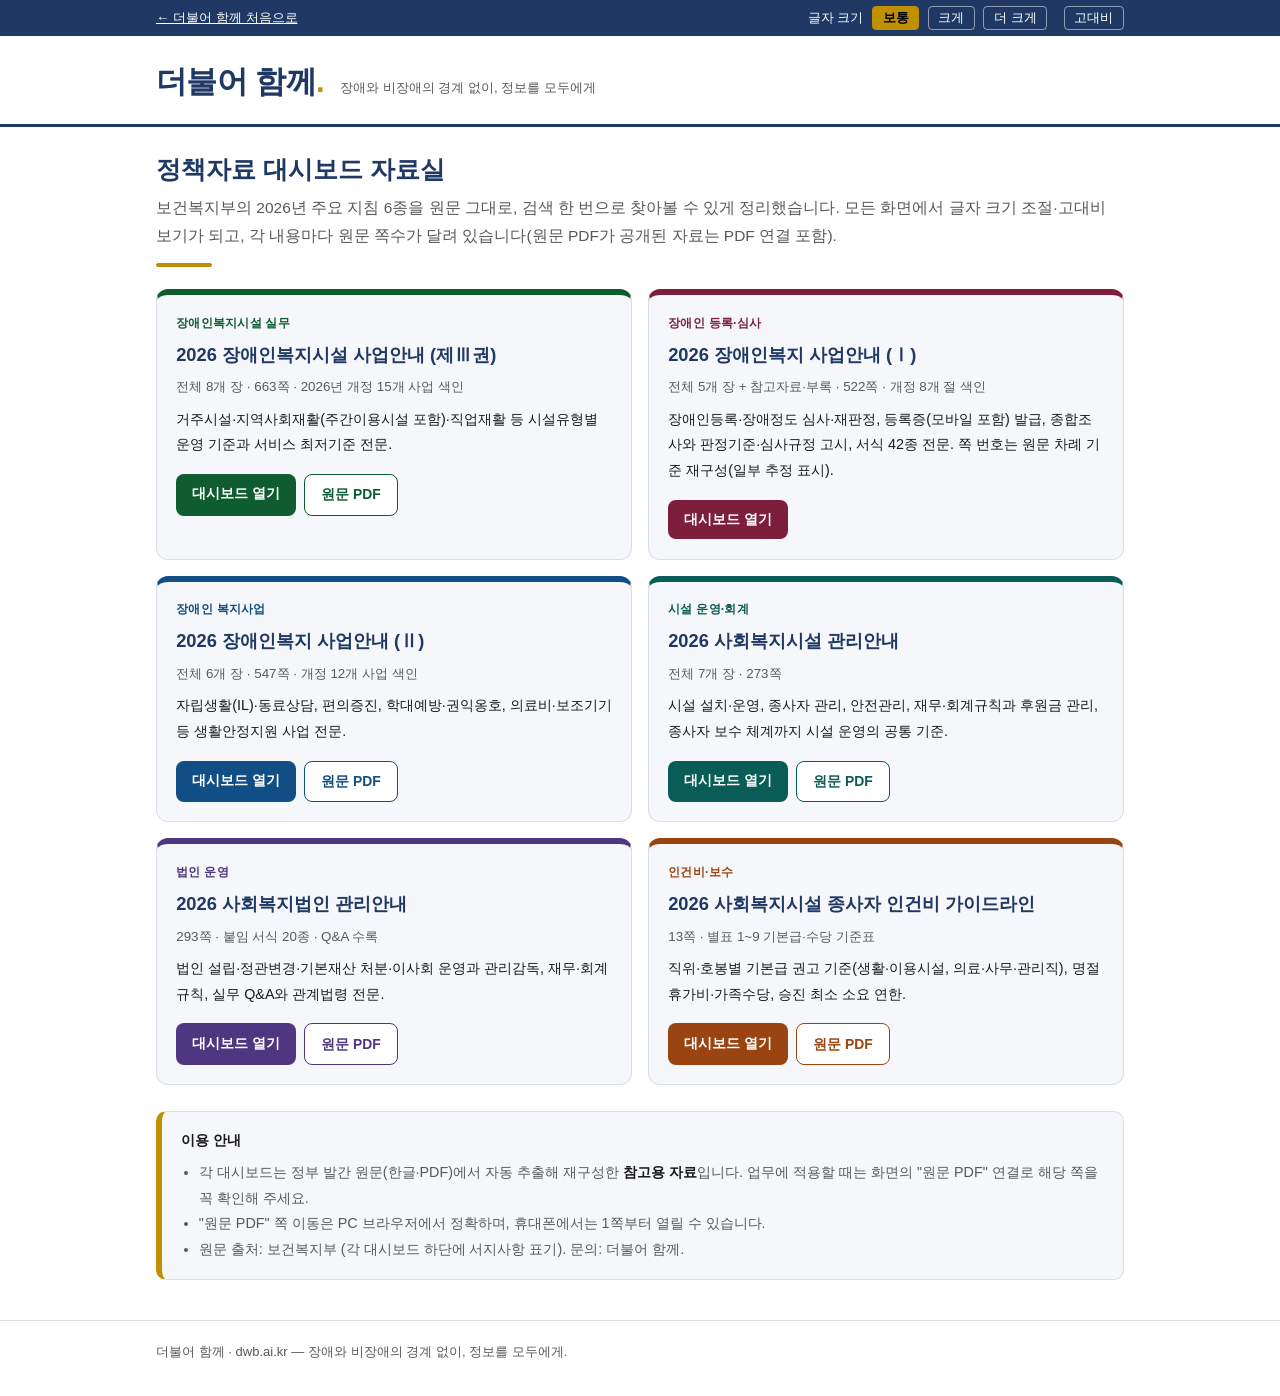
<file: static/policy.html>
<!DOCTYPE html>
<html lang="ko">
<head>
<meta charset="UTF-8">
<meta name="viewport" content="width=device-width, initial-scale=1.0">
<meta name="theme-color" content="#1F3864">
<title>정책자료 대시보드 자료실 · 더불어 함께</title>
<meta name="description" content="2026년 장애인복지·사회복지 주요 지침 5종을 검색형 대시보드로 열람하는 자료실 — 더불어 함께(dwb.ai.kr)">
<style>
:root{
  --navy:#1F3864; --gold:#BF9000; --ink:#1a1a1a; --sub:#595959;
  --bg:#ffffff; --card:#f5f7fa; --line:#d9dee6;
  --fs:1.02rem;
}
html.big{ --fs:1.28rem; }
html.bigger{ --fs:1.55rem; }
html.contrast{ --navy:#0a1f4d; --ink:#000; --sub:#222; --bg:#fff; --card:#fff; --line:#000; }
html.contrast .doc-card{ border:2px solid #000; }
*{ box-sizing:border-box; margin:0; padding:0; }
body{
  font-family:"Malgun Gothic","맑은 고딕","Apple SD Gothic Neo",sans-serif;
  color:var(--ink); background:var(--bg); font-size:var(--fs); line-height:1.8;
}
a{ color:var(--navy); }
a:focus, button:focus{ outline:3px solid var(--gold); outline-offset:2px; }
.wrap{ max-width:1000px; margin:0 auto; padding:0 1rem; }

/* 상단 접근성 바 (본 사이트 공통 규격) */
.topbar{ background:var(--navy); color:#fff; font-size:.82em; }
.topbar .inner{ max-width:1000px; margin:0 auto; display:flex; justify-content:space-between; align-items:center; padding:.35rem 1rem; flex-wrap:wrap; gap:.5rem; }
.topbar a{ color:#fff; }
.topbar button{
  background:transparent; color:#fff; border:1px solid rgba(255,255,255,.5);
  border-radius:4px; padding:.15rem .6rem; cursor:pointer; font-size:1em; margin-left:.3rem; font-family:inherit;
}
.topbar button[aria-pressed="true"]{ background:var(--gold); border-color:var(--gold); color:#000; font-weight:700; }

/* 제호 */
header.masthead{ border-bottom:3px solid var(--navy); }
header.masthead .inner{ max-width:1000px; margin:0 auto; padding:1.1rem 1rem .9rem; display:flex; align-items:baseline; gap:1rem; flex-wrap:wrap; }
.logo{ font-size:1.9em; font-weight:800; color:var(--navy); text-decoration:none; letter-spacing:-.02em; }
.logo .dot{ color:var(--gold); }
.slogan{ color:var(--sub); font-size:.82em; }

main{ padding:1.6rem 0 2.5rem; }
.pagehead h1{ font-size:1.55em; color:var(--navy); line-height:1.4; }
.pagehead p{ color:var(--sub); margin-top:.4rem; font-size:.95em; }
.pagehead .gold-line{ height:4px; width:56px; background:var(--gold); border-radius:2px; margin:.8rem 0 1.4rem; }

.doc-grid{ display:grid; grid-template-columns:1fr 1fr; gap:1rem; }
@media (max-width:760px){ .doc-grid{ grid-template-columns:1fr; } }
.doc-card{
  border:1px solid var(--line); border-radius:12px; background:var(--card);
  padding:1.1rem 1.2rem 1.2rem; border-top:6px solid var(--dc, var(--navy));
  display:flex; flex-direction:column; gap:.45rem;
}
.doc-card .cat{ font-size:.74em; font-weight:700; color:var(--dc, var(--navy)); letter-spacing:.02em; }
.doc-card h2{ font-size:1.12em; line-height:1.45; }
.doc-card h2 a{ text-decoration:none; }
.doc-card h2 a:hover{ text-decoration:underline; }
.doc-card .meta{ font-size:.82em; color:var(--sub); }
.doc-card .desc{ font-size:.88em; color:var(--ink); }
.doc-card .btns{ margin-top:.55rem; display:flex; gap:.5rem; flex-wrap:wrap; }
.btn{
  display:inline-block; text-decoration:none; font-weight:700; font-size:.85em;
  padding:.45rem 1rem; border-radius:8px;
}
.btn.primary{ background:var(--dc, var(--navy)); color:#fff; }
.btn.ghost{ border:1.5px solid var(--dc, var(--navy)); color:var(--dc, var(--navy)); background:#fff; }
html.contrast .btn.primary{ background:#000; }

.notice{
  margin-top:1.6rem; border:1px solid var(--line); border-left:6px solid var(--gold);
  border-radius:10px; background:var(--card); padding:1rem 1.2rem; font-size:.88em; color:var(--sub);
}
.notice b{ color:var(--ink); }
.notice ul{ margin:.4rem 0 0 1.1rem; }

footer{ border-top:1px solid var(--line); padding:1.2rem 0 2rem; font-size:.8em; color:var(--sub); }
</style>
</head>
<body>

<div class="topbar">
  <div class="inner">
    <a href="/">← 더불어 함께 처음으로</a>
    <span role="group" aria-label="화면 설정">
      글자 크기
      <button id="fs0" aria-pressed="true"  onclick="setFs('')">보통</button>
      <button id="fs1" aria-pressed="false" onclick="setFs('big')">크게</button>
      <button id="fs2" aria-pressed="false" onclick="setFs('bigger')">더 크게</button>
      <button id="hc"  aria-pressed="false" onclick="toggleHc()" style="margin-left:.8rem">고대비</button>
    </span>
  </div>
</div>

<header class="masthead">
  <div class="inner">
    <a class="logo" href="/">더불어 함께<span class="dot">.</span></a>
    <span class="slogan">장애와 비장애의 경계 없이, 정보를 모두에게</span>
  </div>
</header>

<main>
  <div class="wrap">
    <div class="pagehead">
      <h1>정책자료 대시보드 자료실</h1>
      <p>보건복지부의 2026년 주요 지침 6종을 원문 그대로, 검색 한 번으로 찾아볼 수 있게 정리했습니다.
         모든 화면에서 글자 크기 조절·고대비 보기가 되고, 각 내용마다 원문 쪽수가 달려 있습니다(원문 PDF가 공개된 자료는 PDF 연결 포함).</p>
      <div class="gold-line" aria-hidden="true"></div>
    </div>

    <div class="doc-grid">
      <div class="doc-card" style="--dc:#0f5c31">
        <span class="cat">장애인복지시설 실무</span>
        <h2><a href="guide2026.html">2026 장애인복지시설 사업안내 (제Ⅲ권)</a></h2>
        <div class="meta">전체 8개 장 · 663쪽 · 2026년 개정 15개 사업 색인</div>
        <p class="desc">거주시설·지역사회재활(주간이용시설 포함)·직업재활 등 시설유형별 운영 기준과 서비스 최저기준 전문.</p>
        <div class="btns">
          <a class="btn primary" href="guide2026.html">대시보드 열기</a>
          <a class="btn ghost" href="guide2026.pdf" target="_blank" rel="noopener">원문 PDF</a>
        </div>
      </div>

      <div class="doc-card" style="--dc:#7d1f3c">
        <span class="cat">장애인 등록·심사</span>
        <h2><a href="welfare2026v1.html">2026 장애인복지 사업안내 (Ⅰ)</a></h2>
        <div class="meta">전체 5개 장 + 참고자료·부록 · 522쪽 · 개정 8개 절 색인</div>
        <p class="desc">장애인등록·장애정도 심사·재판정, 등록증(모바일 포함) 발급, 종합조사와 판정기준·심사규정 고시, 서식 42종 전문. 쪽 번호는 원문 차례 기준 재구성(일부 추정 표시).</p>
        <div class="btns">
          <a class="btn primary" href="welfare2026v1.html">대시보드 열기</a>
        </div>
      </div>

      <div class="doc-card" style="--dc:#114e86">
        <span class="cat">장애인 복지사업</span>
        <h2><a href="welfare2026v2.html">2026 장애인복지 사업안내 (Ⅱ)</a></h2>
        <div class="meta">전체 6개 장 · 547쪽 · 개정 12개 사업 색인</div>
        <p class="desc">자립생활(IL)·동료상담, 편의증진, 학대예방·권익옹호, 의료비·보조기기 등 생활안정지원 사업 전문.</p>
        <div class="btns">
          <a class="btn primary" href="welfare2026v2.html">대시보드 열기</a>
          <a class="btn ghost" href="welfare2026v2.pdf" target="_blank" rel="noopener">원문 PDF</a>
        </div>
      </div>

      <div class="doc-card" style="--dc:#0a5c56">
        <span class="cat">시설 운영·회계</span>
        <h2><a href="manage2026.html">2026 사회복지시설 관리안내</a></h2>
        <div class="meta">전체 7개 장 · 273쪽</div>
        <p class="desc">시설 설치·운영, 종사자 관리, 안전관리, 재무·회계규칙과 후원금 관리, 종사자 보수 체계까지 시설 운영의 공통 기준.</p>
        <div class="btns">
          <a class="btn primary" href="manage2026.html">대시보드 열기</a>
          <a class="btn ghost" href="manage2026.pdf" target="_blank" rel="noopener">원문 PDF</a>
        </div>
      </div>

      <div class="doc-card" style="--dc:#4f3680">
        <span class="cat">법인 운영</span>
        <h2><a href="corp2026.html">2026 사회복지법인 관리안내</a></h2>
        <div class="meta">293쪽 · 붙임 서식 20종 · Q&amp;A 수록</div>
        <p class="desc">법인 설립·정관변경·기본재산 처분·이사회 운영과 관리감독, 재무·회계규칙, 실무 Q&amp;A와 관계법령 전문.</p>
        <div class="btns">
          <a class="btn primary" href="corp2026.html">대시보드 열기</a>
          <a class="btn ghost" href="corp2026.pdf" target="_blank" rel="noopener">원문 PDF</a>
        </div>
      </div>

      <div class="doc-card" style="--dc:#9a4511">
        <span class="cat">인건비·보수</span>
        <h2><a href="pay2026.html">2026 사회복지시설 종사자 인건비 가이드라인</a></h2>
        <div class="meta">13쪽 · 별표 1~9 기본급·수당 기준표</div>
        <p class="desc">직위·호봉별 기본급 권고 기준(생활·이용시설, 의료·사무·관리직), 명절휴가비·가족수당, 승진 최소 소요 연한.</p>
        <div class="btns">
          <a class="btn primary" href="pay2026.html">대시보드 열기</a>
          <a class="btn ghost" href="pay2026.pdf" target="_blank" rel="noopener">원문 PDF</a>
        </div>
      </div>
    </div>

    <div class="notice">
      <b>이용 안내</b>
      <ul>
        <li>각 대시보드는 정부 발간 원문(한글·PDF)에서 자동 추출해 재구성한 <b>참고용 자료</b>입니다. 업무에 적용할 때는 화면의 "원문 PDF" 연결로 해당 쪽을 꼭 확인해 주세요.</li>
        <li>"원문 PDF" 쪽 이동은 PC 브라우저에서 정확하며, 휴대폰에서는 1쪽부터 열릴 수 있습니다.</li>
        <li>원문 출처: 보건복지부 (각 대시보드 하단에 서지사항 표기). 문의: 더불어 함께.</li>
      </ul>
    </div>
  </div>
</main>

<footer>
  <div class="wrap">
    더불어 함께 · dwb.ai.kr — 장애와 비장애의 경계 없이, 정보를 모두에게.
  </div>
</footer>

<script>
function setFs(cls){
  document.documentElement.classList.remove('big','bigger');
  if(cls) document.documentElement.classList.add(cls);
  ['fs0','fs1','fs2'].forEach(function(id,i){
    document.getElementById(id).setAttribute('aria-pressed', String(['','big','bigger'][i]===cls));
  });
  try{ localStorage.setItem('dwb-fs', cls); }catch(e){}
}
function toggleHc(){
  var on = document.documentElement.classList.toggle('contrast');
  document.getElementById('hc').setAttribute('aria-pressed', String(on));
  try{ localStorage.setItem('dwb-hc', on ? '1' : ''); }catch(e){}
}
try{
  var fs = localStorage.getItem('dwb-fs') || '';
  if(fs) setFs(fs);
  if(localStorage.getItem('dwb-hc')==='1') toggleHc();
}catch(e){}
</script>
</body>
</html>
</file>
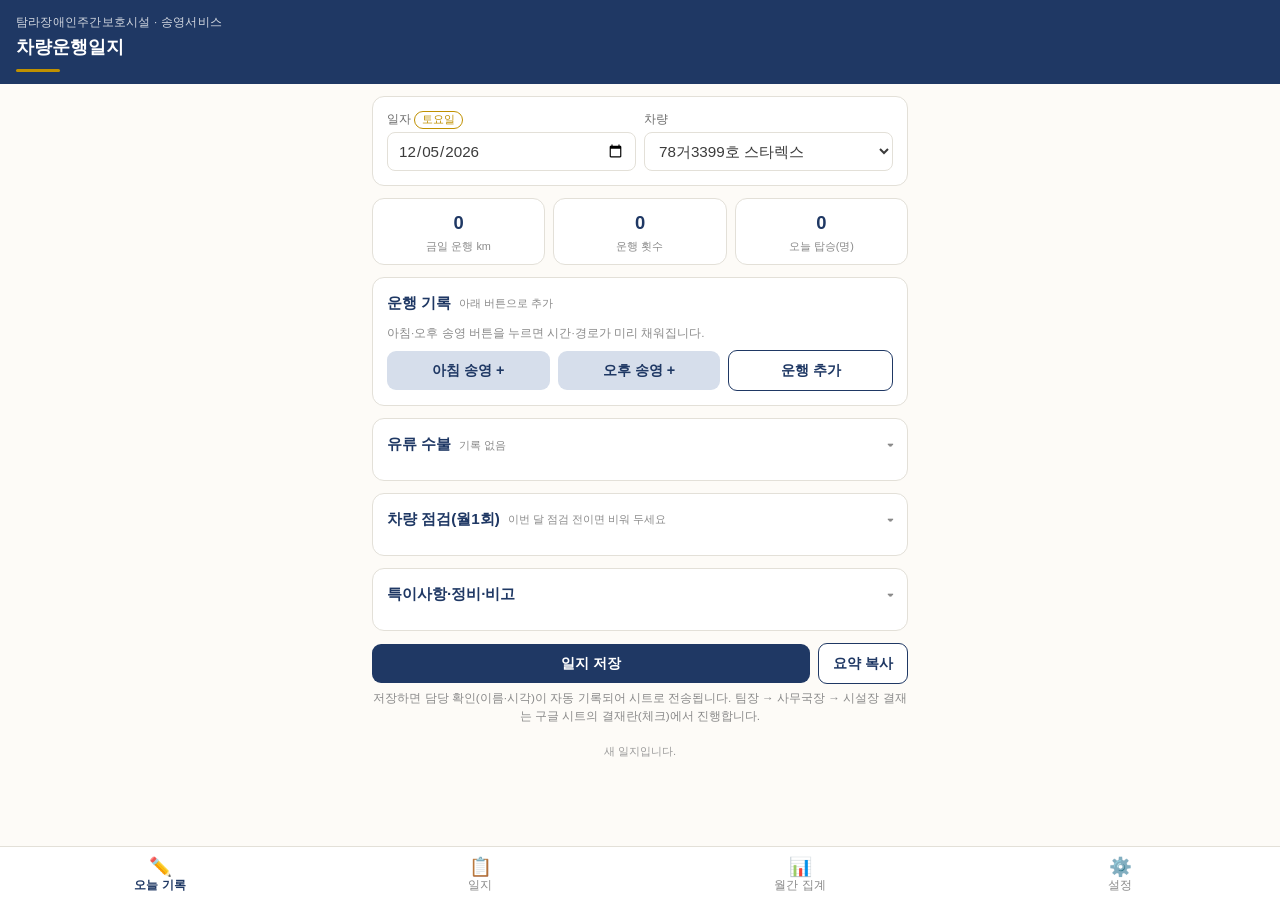
<file: static/vlog.html>
<!DOCTYPE html>
<html lang="ko">
<head>
<meta charset="UTF-8">
<meta name="viewport" content="width=device-width, initial-scale=1.0, viewport-fit=cover">
<meta name="theme-color" content="#1F3864">
<meta name="robots" content="noindex, nofollow">
<title>차량운행일지 · 탐라장애인주간보호시설</title>
<style>
:root{
  --navy:#1F3864; --gold:#BF9000; --lnavy:#D6DEEB; --bg:#FDFBF7; --ink:#3B3B3B;
  --line:#E3E0D8; --ok:#2E7D32; --warn:#B26A00; --card:#FFFFFF;
}
*{box-sizing:border-box; margin:0; padding:0; -webkit-tap-highlight-color:transparent;}
html{font-size:16px;}
body{
  font-family:'Malgun Gothic','Apple SD Gothic Neo','Noto Sans KR',sans-serif;
  background:var(--bg); color:var(--ink); line-height:1.5;
  padding-bottom:calc(64px + env(safe-area-inset-bottom));
}
/* ---------- header ---------- */
header{
  background:var(--navy); color:#fff; padding:14px 16px 12px;
  position:sticky; top:0; z-index:50;
}
header .org{font-size:.72rem; opacity:.8; letter-spacing:.02em;}
header h1{font-size:1.15rem; font-weight:700; margin-top:2px;}
header .gold-line{height:3px; width:44px; background:var(--gold); border-radius:2px; margin-top:8px;}
/* ---------- tabs (bottom) ---------- */
nav.tabbar{
  position:fixed; bottom:0; left:0; right:0; z-index:60;
  display:flex; background:#fff; border-top:1px solid var(--line);
  padding-bottom:env(safe-area-inset-bottom);
}
nav.tabbar button{
  flex:1; border:none; background:none; padding:9px 0 7px; font-family:inherit;
  font-size:.72rem; color:#8a8a8a; cursor:pointer;
}
nav.tabbar button .ic{display:block; font-size:1.15rem; line-height:1.2;}
nav.tabbar button.on{color:var(--navy); font-weight:700;}
nav.tabbar button.on .ic{color:var(--gold);}
/* ---------- layout ---------- */
main{max-width:560px; margin:0 auto; padding:12px 12px 24px;}
section.view{display:none;}
section.view.on{display:block;}
.card{
  background:var(--card); border:1px solid var(--line); border-radius:12px;
  padding:14px; margin-bottom:12px;
}
.card h2{
  font-size:.95rem; color:var(--navy); font-weight:700; margin-bottom:10px;
  display:flex; align-items:center; gap:8px;
}
.card h2 .tag{font-size:.68rem; font-weight:400; color:#8a8a8a;}
.row{display:flex; gap:8px; align-items:center;}
.row.wrap{flex-wrap:wrap;}
.grow{flex:1;}
label.f{display:block; font-size:.74rem; color:#6b6b6b; margin-bottom:3px;}
input[type=text],input[type=number],input[type=date],input[type=time],input[type=month],select,textarea{
  width:100%; font-family:inherit; font-size:.95rem; color:var(--ink);
  border:1px solid var(--line); border-radius:8px; padding:9px 10px; background:#fff;
}
input:focus,select:focus,textarea:focus{outline:2px solid var(--lnavy); border-color:var(--navy);}
textarea{resize:vertical; min-height:56px;}
.btn{
  font-family:inherit; border:none; border-radius:9px; cursor:pointer;
  padding:10px 14px; font-size:.9rem; font-weight:700; white-space:nowrap;
}
.btn.primary{background:var(--navy); color:#fff;}
.btn.ghost{background:#fff; color:var(--navy); border:1px solid var(--navy);}
.btn.soft{background:var(--lnavy); color:var(--navy);}
.btn.small{padding:6px 10px; font-size:.78rem; border-radius:7px;}
.btn.danger{background:#fff; color:#A33; border:1px solid #C88;}
.btn:disabled{opacity:.45; cursor:default;}
.stat-strip{display:grid; grid-template-columns:repeat(3,1fr); gap:8px; margin-bottom:12px;}
.stat{
  background:var(--card); border:1px solid var(--line); border-radius:12px;
  padding:10px 8px; text-align:center;
}
.stat .v{font-size:1.15rem; font-weight:700; color:var(--navy);}
.stat .k{font-size:.68rem; color:#8a8a8a; margin-top:1px;}
.auto-badge{
  display:inline-block; font-size:.66rem; color:var(--gold); border:1px solid var(--gold);
  border-radius:99px; padding:0 7px; line-height:1.5; vertical-align:middle;
}
.hint{font-size:.74rem; color:#8a8a8a; margin-top:5px;}
.warnbox{
  background:#FFF7E8; border:1px solid #E8CFA0; color:var(--warn);
  border-radius:9px; padding:8px 10px; font-size:.8rem; margin-top:8px;
}
.okbox{
  background:#EEF6EE; border:1px solid #BEDABE; color:var(--ok);
  border-radius:9px; padding:8px 10px; font-size:.8rem; margin-top:8px;
}
/* chips */
.chips{display:flex; flex-wrap:wrap; gap:6px;}
.chip{
  border:1px solid var(--line); background:#fff; border-radius:99px;
  padding:6px 12px; font-size:.82rem; font-family:inherit; cursor:pointer; color:var(--ink);
}
.chip.on{background:var(--navy); border-color:var(--navy); color:#fff;}
/* trip cards */
.trip{
  border:1px solid var(--line); border-left:4px solid var(--gold); border-radius:10px;
  padding:10px 12px; margin-bottom:8px; background:#fff;
}
.trip .t1{display:flex; justify-content:space-between; align-items:baseline; gap:8px;}
.trip .t1 b{color:var(--navy); font-size:.92rem;}
.trip .t1 .km{font-weight:700; color:var(--navy);}
.trip .t2{font-size:.8rem; color:#6b6b6b; margin-top:2px;}
.trip .t3{display:flex; gap:6px; margin-top:8px;}
/* stepper */
.stepper{display:flex; align-items:center; gap:0; border:1px solid var(--line); border-radius:8px; overflow:hidden;}
.stepper button{width:44px; height:42px; border:none; background:var(--lnavy); color:var(--navy); font-size:1.2rem; font-weight:700; cursor:pointer; font-family:inherit;}
.stepper input{border:none; text-align:center; width:100%; font-size:1rem; font-weight:700;}
.stepper input:focus{outline:none;}
/* approval */
.appr{display:grid; grid-template-columns:1fr; gap:8px;}
.appr .slot{border:1px solid var(--line); border-radius:10px; padding:9px 10px; text-align:center;}
.appr .slot .role{font-size:.74rem; color:#6b6b6b;}
.appr .slot .st{font-size:.88rem; font-weight:700; margin:4px 0 6px; min-height:1.3em;}
.appr .slot .st.done{color:var(--navy);}
.appr .slot .st.jg{color:var(--gold);}
.appr .slot .meta{font-size:.64rem; color:#9a9a9a; min-height:1.1em;}
/* inspection */
.insp{display:grid; grid-template-columns:1fr 1fr; gap:8px;}
.insp .item{border:1px solid var(--line); border-radius:10px; padding:9px 10px;}
.insp .item .nm{font-size:.76rem; color:#6b6b6b; margin-bottom:6px;}
.seg{display:flex; border:1px solid var(--line); border-radius:8px; overflow:hidden;}
.seg button{flex:1; border:none; background:#fff; padding:7px 0; font-family:inherit; font-size:.82rem; cursor:pointer; color:#8a8a8a;}
.seg button.on-mu{background:var(--navy); color:#fff; font-weight:700;}
.seg button.on-yu{background:#A33; color:#fff; font-weight:700;}
/* list view */
.dayitem{
  display:flex; align-items:center; gap:10px; background:#fff; border:1px solid var(--line);
  border-radius:12px; padding:12px; margin-bottom:8px; cursor:pointer;
}
.dayitem .d{min-width:64px; text-align:center;}
.dayitem .d .dd{font-weight:700; color:var(--navy); font-size:1rem;}
.dayitem .d .wd{font-size:.68rem; color:#8a8a8a;}
.dayitem .s{flex:1; font-size:.8rem; color:#6b6b6b;}
.dayitem .s b{color:var(--ink);}
.dot{width:9px; height:9px; border-radius:99px; display:inline-block; margin-right:3px;}
.dot.g{background:var(--ok);} .dot.y{background:var(--gold);} .dot.e{background:#ccc;}
/* stats bars */
.bar-row{display:flex; align-items:center; gap:8px; margin-bottom:7px;}
.bar-row .bl{width:92px; font-size:.78rem; color:#6b6b6b; text-align:right; flex-shrink:0;}
.bar-row .bt{flex:1; background:#F0EDE5; border-radius:6px; height:20px; overflow:hidden;}
.bar-row .bf{height:100%; background:var(--navy); border-radius:6px; min-width:2px;}
.bar-row .bv{width:56px; font-size:.78rem; font-weight:700; color:var(--navy); flex-shrink:0;}
/* settings lists */
.pill-list{display:flex; flex-wrap:wrap; gap:6px;}
.pill{
  display:inline-flex; align-items:center; gap:6px; background:#fff; border:1px solid var(--line);
  border-radius:99px; padding:5px 8px 5px 12px; font-size:.82rem;
}
.pill button{border:none; background:var(--lnavy); color:var(--navy); border-radius:99px; width:20px; height:20px; line-height:1; cursor:pointer; font-family:inherit;}
.footer-note{font-size:.7rem; color:#9a9a9a; text-align:center; margin:18px 8px 4px;}
.gold-close{
  border-left:4px solid var(--gold); background:#fff; border-radius:0 10px 10px 0;
  padding:10px 12px; font-size:.8rem; color:#6b6b6b; margin-top:14px;
}
dialog{
  border:none; border-radius:14px; padding:0; width:min(92vw,420px);
  box-shadow:0 10px 40px rgba(31,56,100,.25);
}
dialog::backdrop{background:rgba(31,56,100,.35);}
dialog .dlg-h{background:var(--navy); color:#fff; padding:12px 16px; font-weight:700; font-size:.95rem; border-radius:14px 14px 0 0;}
dialog .dlg-b{padding:14px 16px;}
dialog .dlg-f{display:flex; gap:8px; padding:0 16px 16px;}
.mt8{margin-top:8px;} .mt12{margin-top:12px;} .mb8{margin-bottom:8px;}
.thumbbox{position:relative; width:96px;}
.thumbbox img{width:96px; height:72px; object-fit:cover; border-radius:8px; border:1px solid var(--line); display:block;}
.thumbbox .cap{font-size:.62rem; color:#8a8a8a; text-align:center; margin-top:2px;}
.thumbbox .x{position:absolute; top:-6px; right:-6px; width:20px; height:20px; border:none; border-radius:99px; background:var(--navy); color:#fff; font-size:.7rem; line-height:1; cursor:pointer;}
.collapsible > h2{cursor:pointer;}
.collapsible > .body{display:none;}
.collapsible.open > .body{display:block;}
.collapsible > h2 .caret{margin-left:auto; color:#8a8a8a; font-size:.8rem; transition:transform .15s;}
.collapsible.open > h2 .caret{transform:rotate(180deg);}
</style>
</head>
<body>
<header>
  <div class="org">탐라장애인주간보호시설 · 송영서비스</div>
  <h1>차량운행일지</h1>
  <div class="gold-line"></div>
</header>

<main>
<!-- ============ 오늘 기록 ============ -->
<section class="view on" id="view-today">
  <div class="card">
    <div class="row">
      <div class="grow">
        <label class="f">일자 <span id="wdLabel" class="auto-badge">요일 자동</span></label>
        <input type="date" id="inDate">
      </div>
      <div class="grow">
        <label class="f">차량</label>
        <select id="inVehicle"></select>
      </div>
    </div>
  </div>

  <div class="stat-strip">
    <div class="stat"><div class="v" id="stKm">0</div><div class="k">금일 운행 km</div></div>
    <div class="stat"><div class="v" id="stTrips">0</div><div class="k">운행 횟수</div></div>
    <div class="stat"><div class="v" id="stPax">0</div><div class="k">오늘 탑승(명)</div></div>
  </div>

  <div class="card">
    <h2>운행 기록 <span class="tag" id="tripCount"></span></h2>
    <div id="tripList"></div>
    <div class="row mt8">
      <button class="btn soft grow" onclick="openTrip(null,'am')">아침 송영 +</button>
      <button class="btn soft grow" onclick="openTrip(null,'pm')">오후 송영 +</button>
      <button class="btn ghost grow" onclick="openTrip(null,null)">운행 추가</button>
    </div>
  </div>

  <div class="card collapsible" id="cardFuel">
    <h2 onclick="toggleCard('cardFuel')">유류 수불 <span class="tag" id="fuelSummary">기록 없음</span><span class="caret">▾</span></h2>
    <div class="body">
      <div class="row">
        <div class="grow"><label class="f">급유량(ℓ)</label><input type="number" step="0.01" inputmode="decimal" id="inFuelL"></div>
        <div class="grow"><label class="f">유류비(원)</label><input type="number" inputmode="numeric" id="inFuelCost"></div>
      </div>
      <div class="hint" id="fuelUnit">단가 자동 계산</div>
    </div>
  </div>

  <div class="card collapsible" id="cardInsp">
    <h2 onclick="toggleCard('cardInsp')">차량 점검(월1회) <span class="tag" id="inspSummary"></span><span class="caret">▾</span></h2>
    <div class="body">
      <div class="insp" id="inspGrid"></div>
      <div class="hint">이상이 '유'이면 아래 정비·수리 내역에 내용을 남겨 주세요.</div>
    </div>
  </div>

  <div class="card collapsible" id="cardNotes">
    <h2 onclick="toggleCard('cardNotes')">특이사항·정비·비고 <span class="tag" id="noteSummary"></span><span class="caret">▾</span></h2>
    <div class="body">
      <label class="f">운행 중 특이사항</label>
      <textarea id="inSpecial" placeholder="예: 없음"></textarea>
      <label class="f mt8">차량 정비 및 수리 내역</label>
      <textarea id="inMaint" placeholder="예: 엔진오일 교환 및 워셔액·공기압 보충"></textarea>
      <label class="f mt8">비고</label>
      <textarea id="inRemark"></textarea>
    </div>
  </div>

  <div class="row">
    <button class="btn primary grow" onclick="saveDay(true)">일지 저장</button>
    <button class="btn ghost" onclick="shareDay()">요약 복사</button>
  </div>
  <div class="hint" style="text-align:center; margin-top:6px">저장하면 담당 확인(이름·시각)이 자동 기록되어 시트로 전송됩니다.
  팀장 → 사무국장 → 시설장 결재는 구글 시트의 결재란(체크)에서 진행합니다.</div>
  <div class="footer-note" id="saveState"></div>
</section>

<!-- ============ 일지 목록 ============ -->
<section class="view" id="view-list">
  <div class="card">
    <h2>월 선택</h2>
    <input type="month" id="listMonth" onchange="renderList()">
  </div>
  <div id="dayList"></div>
</section>

<!-- ============ 월간 집계 ============ -->
<section class="view" id="view-stats">
  <div class="card">
    <h2>집계 월</h2>
    <input type="month" id="statMonth" onchange="renderStats()">
  </div>
  <div class="stat-strip">
    <div class="stat"><div class="v" id="mDays">0</div><div class="k">운행일수</div></div>
    <div class="stat"><div class="v" id="mTrips">0</div><div class="k">총 운행횟수</div></div>
    <div class="stat"><div class="v" id="mKm">0</div><div class="k">총 운행 km</div></div>
  </div>
  <div class="stat-strip">
    <div class="stat"><div class="v" id="mPax">0</div><div class="k">월 연인원</div></div>
    <div class="stat"><div class="v" id="mFuelL">0</div><div class="k">급유(ℓ)</div></div>
    <div class="stat"><div class="v" id="mFuelC">0</div><div class="k">유류비(원)</div></div>
  </div>
  <div class="card">
    <h2>용무별 운행</h2>
    <div id="purposeBars"><div class="hint">기록이 없습니다.</div></div>
  </div>
  <div class="card">
    <h2>지표</h2>
    <div id="metricsBox" class="hint">기록이 없습니다.</div>
  </div>
  <div class="card">
    <h2>내보내기</h2>
    <div class="row wrap">
      <button class="btn ghost grow" onclick="exportCsv()">이 달 CSV 내려받기</button>
      <button class="btn ghost grow" onclick="exportJson()">전체 백업(JSON)</button>
    </div>
    <div class="hint">CSV는 엑셀에서 바로 열립니다. 백업 파일은 다른 스마트폰으로 옮기거나 시설 PC에 보관할 수 있습니다.</div>
  </div>
</section>

<!-- ============ 설정 ============ -->
<section class="view" id="view-set">
  <div class="card">
    <h2>이 기기의 사용자 <span class="tag">본인 이름을 선택</span></h2>
    <div class="row">
      <select id="deviceUserSel" class="grow"></select>
      <button class="btn soft" onclick="saveDeviceUser()">저장</button>
    </div>
    <div class="hint">운전자 기본 선택과 담당 확인, 시트 전송 기록에 이 이름이 자동으로 쓰입니다.
    반드시 본인 스마트폰에서 본인 이름을 선택해 주세요.</div>
  </div>
  <div class="card">
    <h2>차량</h2>
    <div class="pill-list" id="vehList"></div>
    <div class="row mt8">
      <input type="text" id="newVehPlate" placeholder="차량번호 (예: 78거3399호)">
      <input type="text" id="newVehName" placeholder="차명" style="max-width:110px">
      <button class="btn soft" onclick="addVehicle()">추가</button>
    </div>
  </div>
  <div class="card">
    <h2>명단 관리 <span class="tag">변동 시 여기서 추가·삭제</span></h2>
    <div id="groupLists"></div>
    <div class="hint">역할: 종사자 = 운전자·탑승자 / 사회복무요원·실습 = 보조자·탑승자 / 이용장애인 = 탑승자.<br>
    명단은 이 공개 페이지에 들어 있지 않습니다. 시설에서 내부 전달한 초기 설정 파일(JSON)을 아래 '데이터 → 백업 불러오기'로 한 번 불러오면 채워집니다.<br>이용인 성명은 이 기기와 내보내기 파일(CSV·시트)에 실명으로 남습니다. 기기 잠금 설정과 내부 개인정보 규정을 함께 지켜 주세요.</div>
  </div>
  <div class="card">
    <h2>구글 시트 연동</h2>
    <label class="f">Apps Script 웹 앱 URL</label>
    <input type="text" id="sheetUrl" placeholder="https://script.google.com/macros/s/…/exec">
    <div class="row mt8">
      <button class="btn soft grow" onclick="saveSheetUrl()">URL 저장</button>
      <button class="btn ghost grow" onclick="sendToSheet(true)">현재 일지 전송</button>
    </div>
    <div class="hint">시설 시트 주소가 이미 내장되어 있어 따로 입력할 필요가 없습니다.
    '일지 저장' 때마다 자동 전송되며, 시트를 새로 만들었을 때만 이 칸을 바꿔 주세요.</div>
  </div>
  <div class="card">
    <h2>자주 가는 경유지</h2>
    <div class="pill-list" id="placeList"></div>
    <div class="row mt8">
      <input type="text" id="newPlace" placeholder="예: 노형">
      <button class="btn soft" onclick="addPlace()">추가</button>
    </div>
  </div>
  <div class="card">
    <h2>용무 목록</h2>
    <div class="pill-list" id="purpList"></div>
    <div class="row mt8">
      <input type="text" id="newPurp" placeholder="예: 외부 프로그램">
      <button class="btn soft" onclick="addPurpose()">추가</button>
    </div>
  </div>
  <div class="card">
    <h2>데이터</h2>
    <div class="row wrap">
      <button class="btn ghost grow" onclick="exportJson()">백업 내려받기</button>
      <label class="btn ghost grow" style="text-align:center">백업 불러오기<input type="file" accept=".json" style="display:none" onchange="importJson(event)"></label>
    </div>
    <div class="row wrap mt8">
      <button class="btn danger grow" id="btnSample" onclick="removeSamples()">예시 데이터 삭제</button>
      <button class="btn danger grow" onclick="resetAll()">전체 초기화</button>
    </div>
    <div id="storageNote" class="hint"></div>
  </div>
  <div class="gold-close">
    기록은 행정을 위해서만 있지 않습니다. 오늘 누가 어디까지 안전하게 다녀왔는지를
    남기는 일 — 그것이 이 일지의 첫 번째 쓸모입니다.
  </div>
</section>
</main>

<!-- ============ 운행 입력 대화상자 ============ -->
<dialog id="tripDlg">
  <div class="dlg-h" id="tripDlgTitle">운행 추가</div>
  <div class="dlg-b">
    <div class="row">
      <div class="grow"><label class="f">운전자</label><select id="tDriver"></select></div>
      <div class="grow"><label class="f">보조자</label><select id="tAssist"></select></div>
    </div>
    <label class="f mt8">탑승자 — 이용인 선택 (선택하면 인원이 자동 반영)</label>
    <div class="chips" id="tRiders"></div>
    <label class="f mt8">탑승인원(명) — 직접 수정 가능</label>
    <div class="stepper">
      <button type="button" onclick="stepPax(-1)">−</button>
      <input type="number" id="tPax" inputmode="numeric" value="0" min="0">
      <button type="button" onclick="stepPax(1)">+</button>
    </div>
    <label class="f mt8">용무</label>
    <div class="chips" id="tPurpose"></div>
    <input type="text" id="tPurpEtc" class="mt8" placeholder="기타: 직접 입력 (쉼표로 구분)" style="display:none">
    <label class="f mt8">경유지 및 목적지</label>
    <div class="chips" id="tPlaces"></div>
    <input type="text" id="tPlaceEtc" class="mt8" placeholder="직접 입력 (쉼표로 구분)">
    <div class="row mt8">
      <div class="grow" style="min-width:0"><label class="f">출발</label>
        <div class="row" style="gap:5px"><input type="time" id="tDep" style="min-width:0; flex:1; padding:9px 4px"><button type="button" class="btn small soft" style="padding:6px 7px" onclick="setNow('tDep')">지금</button></div>
      </div>
      <div class="grow" style="min-width:0"><label class="f">도착</label>
        <div class="row" style="gap:5px"><input type="time" id="tArr" style="min-width:0; flex:1; padding:9px 4px"><button type="button" class="btn small soft" style="padding:6px 7px" onclick="setNow('tArr')">지금</button></div>
      </div>
    </div>
    <label class="f mt8">계기판 — 탑승 전·후 촬영·입력 (사진은 이 폰에만 보관)</label>
    <div class="row">
      <div class="grow"><label class="f">출발 계기판(km)</label><input type="number" inputmode="numeric" id="tOdoDep" placeholder="예: 75380"></div>
      <div class="grow"><label class="f">도착 계기판(km)</label><input type="number" inputmode="numeric" id="tOdoArr" placeholder="예: 75398"></div>
      <div class="grow"><label class="f">운행(km) <span class="auto-badge">자동</span></label><input type="number" step="0.1" inputmode="decimal" id="tKm"></div>
    </div>
    <div class="row mt8">
      <label class="btn small soft grow" style="text-align:center">📷 출발 계기판 촬영<input type="file" accept="image/*" capture="environment" style="display:none" onchange="odoPhoto(event,'dep')"></label>
      <label class="btn small soft grow" style="text-align:center">📷 도착 계기판 촬영<input type="file" accept="image/*" capture="environment" style="display:none" onchange="odoPhoto(event,'arr')"></label>
    </div>
    <div class="row mt8" id="odoThumbs" style="gap:10px"></div>
    <div id="tOdoMsg"></div>
  </div>
  <div class="dlg-f">
    <button class="btn ghost grow" onclick="closeTrip()">취소</button>
    <button class="btn primary grow" onclick="saveTrip()">저장</button>
  </div>
</dialog>

<!-- 계기판 사진 크게 보기 -->
<dialog id="photoDlg" onclick="this.close()">
  <img id="photoDlgImg" style="display:block; max-width:100%; border-radius:14px" alt="계기판 사진">
</dialog>

<nav class="tabbar">
  <button class="on" data-v="view-today" onclick="go('view-today')"><span class="ic">✏️</span>오늘 기록</button>
  <button data-v="view-list" onclick="go('view-list')"><span class="ic">📋</span>일지</button>
  <button data-v="view-stats" onclick="go('view-stats')"><span class="ic">📊</span>월간 집계</button>
  <button data-v="view-set" onclick="go('view-set')"><span class="ic">⚙️</span>설정</button>
</nav>

<script>
'use strict';
/* ---------- 저장소: 기기 저장(localStorage) 가능하면 사용, 미리보기 환경에서는 메모리로 동작 ---------- */
const storage = (()=>{ try{ const t='__t'; window.localStorage.setItem(t,'1'); window.localStorage.removeItem(t); return window.localStorage; }
  catch(e){ const m={}; return {getItem:k=>(k in m?m[k]:null), setItem:(k,v)=>{m[k]=String(v);}, removeItem:k=>{delete m[k];}}; } })();
const PERSIST = (()=>{ try{ const t='__p'; window.localStorage.setItem(t,'1'); window.localStorage.removeItem(t); return true; }catch(e){ return false; } })();
const KEY='tamna_vlog_v2';
const DEFAULT_SHEET_URL='https://script.google.com/macros/s/AKfycbxEm6luey9F1K-jKZN-oh8nRIdiZh_A-9lTKLCzEtcROI83Dyb9mFI9CyixCAJOq26yLw/exec';
const WD=['일','월','화','수','목','금','토'];
const INSP=[['engine','엔진·미션오일'],['washer','워셔액'],['tire','타이어 압력'],['body','차량 내부·외관']];

function defaultState(){
  return {
    vehicles:[
      {id:'v1', plate:'78거3399호', name:'스타렉스', baseOdo:75380},
      {id:'v2', plate:'71도2510', name:'카니발', baseOdo:null},
      {id:'v3', plate:'임대차량(법인)', name:'', baseOdo:null},
      {id:'v4', plate:'임대차량(협회 등)', name:'', baseOdo:null}],
    groups:{
      staff:{label:'종사자', roles:'운전자·탑승자', names:[]},
      duty:{label:'사회복무요원', roles:'보조자·탑승자', names:[]},
      intern:{label:'사회복지사 실습', roles:'보조자·탑승자', names:[]},
      client:{label:'이용장애인', roles:'탑승자', names:[]}
    },
    approvalRule:'시설장 결재(전결 미적용)',
    sheetUrl:DEFAULT_SHEET_URL,
    purposes:['이동지원','위생지원','프로그램 이동지원','점심지원','차량점검','시설물품구매','기타'],
    places:['노형','대학동','용담','전농로','신산','신안탕','신일탕','서사라','동한두기','여상','용강','삼성마트'],
    presets:{ am:{dep:'08:30', places:['노형','대학동','용담','전농로'], purpose:'이동지원'},
              pm:{dep:'15:30', places:['전농로','신산','용담','대학동','노형'], purpose:'이동지원'} },
    days:{},
    sample:true
  };
}
function sampleDays(){ return {}; }
let S;
function load(){
  const raw=storage.getItem(KEY);
  if(raw){ try{ S=JSON.parse(raw); if(!S.sheetUrl){ S.sheetUrl=DEFAULT_SHEET_URL; save(); } return; }catch(e){} }
  S=defaultState(); S.days={}; save();
}
function save(){ storage.setItem(KEY, JSON.stringify(S)); }

/* ---------- 공통 ---------- */
const $=id=>document.getElementById(id);
const todayStr=()=>{ const d=new Date(); return d.getFullYear()+'-'+String(d.getMonth()+1).padStart(2,'0')+'-'+String(d.getDate()).padStart(2,'0'); };
const fmtN=n=>n==null||isNaN(n)?'–':Number(n).toLocaleString('ko-KR');
function wd(dateStr){ const d=new Date(dateStr+'T00:00:00'); return WD[d.getDay()]; }
function blankDay(){ return {vehicleId:(S.vehicles[0]||{}).id, fuel:{l:null,cost:null}, trips:[], insp:{}, notes:{special:'',maint:'',remark:''}, appr:{}}; }
function getDay(ds){ return S.days[ds]; }
function dayKm(d){ return (d.trips||[]).reduce((a,t)=>a+Number(t.km||0),0); }
function dayPax(d){ return (d.trips||[]).reduce((a,t)=>a+Number(t.pax||0),0); }

/* ---------- 오늘 기록 화면 ---------- */
let curDate=todayStr();
let cur=null;
let dirty=false;

function loadDayIntoForm(ds){
  curDate=ds;
  cur = S.days[ds] ? JSON.parse(JSON.stringify(S.days[ds])) : blankDay();
  $('inDate').value=ds;
  $('wdLabel').textContent=wd(ds)+'요일';
  renderVehicleSel();
  $('inFuelL').value=cur.fuel.l??'';
  $('inFuelCost').value=cur.fuel.cost??'';
  $('inSpecial').value=cur.notes.special||'';
  $('inMaint').value=cur.notes.maint||'';
  $('inRemark').value=cur.notes.remark||'';
  dirty=false;
  renderTrips(); renderInsp(); refreshCalc();
  $('saveState').textContent = S.days[ds] ? '저장된 일지를 불러왔습니다.' : '새 일지입니다.';
}
function renderVehicleSel(){
  $('inVehicle').innerHTML=S.vehicles.map(v=>`<option value="${v.id}" ${v.id===cur.vehicleId?'selected':''}>${v.plate} ${v.name}</option>`).join('');
}
function refreshCalc(){
  const tripSum=(cur.trips||[]).reduce((a,t)=>a+Number(t.km||0),0);
  $('stKm').textContent = fmtN(tripSum);
  $('stTrips').textContent=(cur.trips||[]).length;
  $('stPax').textContent = fmtN(dayPax(cur));
  const l=Number($('inFuelL').value), cst=Number($('inFuelCost').value);
  $('fuelSummary').textContent = ($('inFuelL').value||$('inFuelCost').value) ? `${$('inFuelL').value||'–'}ℓ · ${fmtN(cst)||'–'}원` : '기록 없음';
  $('fuelUnit').textContent = (l>0&&cst>0) ? `단가 자동 계산: ℓ당 ${fmtN(Math.round(cst/l))}원` : '단가 자동 계산';
  const filled=INSP.filter(([k])=>cur.insp&&cur.insp[k]).length;
  $('inspSummary').textContent = filled? `${filled}/4 기록` : '이번 달 점검 전이면 비워 두세요';
  const nts=[cur.notes.special,cur.notes.maint,cur.notes.remark].filter(x=>x&&x.trim()).length;
  $('noteSummary').textContent = nts? `${nts}건 기록` : '';
  $('tripCount').textContent = (cur.trips||[]).length? `${cur.trips.length}건` : '아래 버튼으로 추가';
}
function renderTrips(){
  const el=$('tripList');
  if(!(cur.trips||[]).length){ el.innerHTML='<div class="hint">아침·오후 송영 버튼을 누르면 시간·경로가 미리 채워집니다.</div>'; return; }
  el.innerHTML=cur.trips.map((t,i)=>`
    <div class="trip">
      <div class="t1"><b>${t.purpose||'운행'}</b><span class="km">${t.km?fmtN(t.km)+'km':''}</span></div>
      <div class="t2">${t.dep||'–'} → ${t.arr||'–'} · ${t.driver||'운전자 미정'}${t.assist?' / '+t.assist:''} · ${t.pax||0}명</div>
      ${(t.odoDep!=null||t.odoArr!=null)?`<div class="t2">계기판 ${fmtN(t.odoDep)} → ${fmtN(t.odoArr)}${(t.photoDep||t.photoArr)?' · 📷':''}</div>`:''}
      <div class="t2">${(t.places||[]).join(' · ')}</div>
      ${(t.paxNames&&t.paxNames.length)?`<div class="t2">탑승: ${t.paxNames.join(', ')}</div>`:''}
      <div class="t3">
        <button class="btn small soft" onclick="openTrip(${i},null)">수정</button>
        <button class="btn small danger" onclick="delTrip(${i})">삭제</button>
      </div>
    </div>`).join('');
}
function delTrip(i){ cur.trips.splice(i,1); dirty=true; renderTrips(); refreshCalc(); }

/* ---------- 점검 ---------- */
function renderInsp(){
  $('inspGrid').innerHTML=INSP.map(([k,nm])=>{
    const v=(cur.insp||{})[k]||'';
    return `<div class="item"><div class="nm">${nm} 이상</div>
      <div class="seg">
        <button type="button" class="${v==='무'?'on-mu':''}" onclick="setInsp('${k}','무')">무</button>
        <button type="button" class="${v==='유'?'on-yu':''}" onclick="setInsp('${k}','유')">유</button>
      </div></div>`;
  }).join('');
}
function setInsp(k,v){ if(!cur.insp)cur.insp={}; cur.insp[k]=(cur.insp[k]===v?'':v); dirty=true; renderInsp(); refreshCalc(); }

/* ---------- 저장 ---------- */
function collectForm(){
  cur.vehicleId=$('inVehicle').value;
  cur.fuel={l:$('inFuelL').value===''?null:Number($('inFuelL').value), cost:$('inFuelCost').value===''?null:Number($('inFuelCost').value)};
  cur.notes={special:$('inSpecial').value, maint:$('inMaint').value, remark:$('inRemark').value};
}
function saveDay(announce){
  collectForm();
  delete cur.sample;
  if(announce){
    // 담당 확인 자동 기록 — 저장하는 사람(기기 사용자, 없으면 첫 운행의 운전자)
    const nm=S.deviceUser || (cur.trips[0]&&cur.trips[0].driver) || '';
    if(nm){
      const d=new Date();
      cur.appr={damdang:{by:nm, at:`${d.getFullYear()}.${d.getMonth()+1}.${d.getDate()} ${String(d.getHours()).padStart(2,'0')}:${String(d.getMinutes()).padStart(2,'0')}`}};
    }
  }
  S.days[curDate]=JSON.parse(JSON.stringify(cur));
  save(); dirty=false;
  refreshCalc();
  if(announce){
    const nm=cur.appr&&cur.appr.damdang?cur.appr.damdang.by:'';
    $('saveState').textContent='저장했습니다 · '+curDate+' ('+wd(curDate)+')'+(nm?' · 담당 확인: '+nm:'')+' '+(PERSIST?'— 이 기기에 보관됩니다':'— 미리보기 환경: 화면을 닫으면 사라집니다');
    if(S.sheetUrl) sendToSheet(false);
  }
}
function sendToSheet(manual){
  if(!S.sheetUrl){ if(manual) alert('먼저 설정에서 구글 시트 연동 URL을 저장해 주세요.'); return; }
  collectForm();
  const v=S.vehicles.find(x=>x.id===cur.vehicleId)||{};
  const payload={app:'tamna-vlog', date:curDate, weekday:wd(curDate),
    vehicle:(v.plate||'')+(v.name?' '+v.name:''),
    fuelL:cur.fuel.l, fuelCost:cur.fuel.cost,
    insp:INSP.map(([k,nm])=>cur.insp&&cur.insp[k]?`${nm}:${cur.insp[k]}`:'').filter(Boolean).join(' '),
    special:cur.notes.special, maint:cur.notes.maint, remark:cur.notes.remark,
    appr:(cur.appr&&cur.appr.damdang)?`확인(${cur.appr.damdang.by} ${cur.appr.damdang.at})`:'',
    deviceUser:S.deviceUser||'',
    trips:(cur.trips||[]).map(t=>({driver:t.driver,assist:t.assist,pax:t.pax,paxNames:(t.paxNames||[]).join('·'),purpose:t.purpose,places:(t.places||[]).join('·'),dep:t.dep,arr:t.arr,odoDep:t.odoDep,odoArr:t.odoArr,km:t.km}))};
  try{
    fetch(S.sheetUrl,{method:'POST',mode:'no-cors',headers:{'Content-Type':'text/plain;charset=utf-8'},body:JSON.stringify(payload)})
      .then(()=>{ $('saveState').textContent='구글 시트로 전송 요청 완료 · '+curDate; if(manual) alert('전송 요청을 보냈습니다. 시트에 도착했는지 한 번 확인해 주세요.'); })
      .catch(()=>{ if(manual) alert('전송하지 못했습니다. 인터넷 연결과 URL을 확인해 주세요.'); });
  }catch(e){ if(manual) alert('전송하지 못했습니다.'); }
}
function shareDay(){
  collectForm();
  const lines=[];
  lines.push(`[차량운행일지] ${curDate} (${wd(curDate)})`);
  const v=S.vehicles.find(x=>x.id===cur.vehicleId);
  if(v) lines.push(`차량: ${v.plate} ${v.name}`);
  lines.push(`금일 운행 ${fmtN(dayKm(cur))}km · ${cur.trips.length}회 · 탑승 ${fmtN(dayPax(cur))}명`);
  (cur.trips||[]).forEach((t,i)=>lines.push(`${i+1}. ${t.dep||''}→${t.arr||''} ${t.purpose} ${t.pax||0}명 ${t.km||''}km 계기판${fmtN(t.odoDep)}→${fmtN(t.odoArr)} (${t.driver}${t.assist?'/'+t.assist:''}) ${(t.places||[]).join('·')}`));
  if(cur.fuel.l||cur.fuel.cost) lines.push(`급유 ${cur.fuel.l||'–'}ℓ ${fmtN(cur.fuel.cost)}원`);
  if(cur.notes.maint) lines.push(`정비: ${cur.notes.maint}`);
  if(cur.notes.special) lines.push(`특이사항: ${cur.notes.special}`);
  const txt=lines.join('\n');
  if(navigator.clipboard&&navigator.clipboard.writeText){ navigator.clipboard.writeText(txt).then(()=>alert('요약을 복사했습니다. 메신저·문자에 붙여넣을 수 있습니다.')); }
  else { prompt('아래 내용을 복사하세요.', txt); }
}

/* ---------- 운행 입력 대화상자 ---------- */
let editIdx=null;
function chipsRender(elId, list, selected, multi, cb){
  const el=$(elId);
  el.innerHTML=list.map(x=>`<button type="button" class="chip ${selected.includes(x)?'on':''}" data-v="${x}">${x}</button>`).join('');
  el.querySelectorAll('.chip').forEach(b=>b.onclick=()=>{
    if(multi){ b.classList.toggle('on'); }
    else { el.querySelectorAll('.chip').forEach(o=>o.classList.remove('on')); b.classList.add('on'); }
    if(cb) cb();
  });
}
function chipsValue(elId){ return Array.from($(elId).querySelectorAll('.chip.on')).map(b=>b.dataset.v); }
function optList(names, sel){ return '<option value="">선택</option>'+names.map(p=>`<option ${p===sel?'selected':''}>${p}</option>`).join(''); }
const driverNames=()=>S.groups.staff.names;
const assistNames=()=>S.groups.duty.names.concat(S.groups.intern.names);
function syncPax(){ const n=chipsValue('tRiders').length; if(n>0) $('tPax').value=n; }
function syncPurpEtc(){ $('tPurpEtc').style.display = chipsValue('tPurpose')[0]==='기타' ? '' : 'none'; }
function setNow(id){
  const d=new Date();
  $(id).value=String(d.getHours()).padStart(2,'0')+':'+String(d.getMinutes()).padStart(2,'0');
  draftSave();
}

/* ---------- 계기판 사진 (이 폰의 브라우저 저장소에만 보관, 60일 후 자동 정리) ---------- */
const PHOTO_KEEP_DAYS=60;
function pdb(){ return new Promise((res,rej)=>{
  const rq=indexedDB.open('tamna_vlog_photos',1);
  rq.onupgradeneeded=()=>rq.result.createObjectStore('photos',{keyPath:'id'});
  rq.onsuccess=()=>res(rq.result); rq.onerror=()=>rej(rq.error);
});}
function photoPut(rec){ return pdb().then(db=>new Promise((res,rej)=>{
  const tx=db.transaction('photos','readwrite'); tx.objectStore('photos').put(rec);
  tx.oncomplete=()=>res(); tx.onerror=()=>rej(tx.error); })); }
function photoGet(id){ return pdb().then(db=>new Promise((res,rej)=>{
  const rq=db.transaction('photos').objectStore('photos').get(id);
  rq.onsuccess=()=>res(rq.result); rq.onerror=()=>rej(rq.error); })); }
function photoDel(id){ return pdb().then(db=>new Promise((res)=>{
  const tx=db.transaction('photos','readwrite'); tx.objectStore('photos').delete(id);
  tx.oncomplete=()=>res(); tx.onerror=()=>res(); })); }
function photoCleanup(){ pdb().then(db=>{
  const cut=Date.now()-PHOTO_KEEP_DAYS*86400000;
  const tx=db.transaction('photos','readwrite'); const st=tx.objectStore('photos');
  st.openCursor().onsuccess=e=>{ const c=e.target.result; if(!c)return;
    if((c.value.ts||0)<cut) c.delete(); c.continue(); };
}).catch(()=>{}); }

let tPhoto={dep:null, arr:null};
function odoPhoto(ev, kind){
  const f=ev.target.files[0]; ev.target.value='';
  if(!f) return;
  const img=new Image();
  img.onload=()=>{
    const mx=1100, sc=Math.min(1, mx/Math.max(img.width,img.height));
    const cv=document.createElement('canvas');
    cv.width=Math.round(img.width*sc); cv.height=Math.round(img.height*sc);
    cv.getContext('2d').drawImage(img,0,0,cv.width,cv.height);
    const dataUrl=cv.toDataURL('image/jpeg',0.72);
    const id='p'+Date.now()+Math.floor(Math.random()*1000);
    photoPut({id, ts:Date.now(), dataUrl}).then(()=>{
      if(tPhoto[kind]) photoDel(tPhoto[kind]);
      tPhoto[kind]=id; renderOdoThumbs(); draftSave();
      $(kind==='dep'?'tOdoDep':'tOdoArr').focus();
    }).catch(()=>alert('사진을 저장하지 못했습니다. 숫자만 입력해 주세요.'));
    URL.revokeObjectURL(img.src);
  };
  img.src=URL.createObjectURL(f);
}
function renderOdoThumbs(){
  const el=$('odoThumbs'); el.innerHTML='';
  [['dep','출발'],['arr','도착']].forEach(([k,nm])=>{
    if(!tPhoto[k]) return;
    photoGet(tPhoto[k]).then(rec=>{
      if(!rec) { tPhoto[k]=null; return; }
      const box=document.createElement('div'); box.className='thumbbox';
      box.innerHTML=`<img src="${rec.dataUrl}" onclick="viewPhoto('${rec.id}')">
        <button type="button" class="x" onclick="delOdoPhoto('${k}')">×</button>
        <div class="cap">${nm} 계기판</div>`;
      el.appendChild(box);
    }).catch(()=>{});
  });
}
function delOdoPhoto(k){ if(tPhoto[k]){ photoDel(tPhoto[k]); tPhoto[k]=null; renderOdoThumbs(); } }
function viewPhoto(id){ photoGet(id).then(rec=>{ if(!rec)return;
  $('photoDlgImg').src=rec.dataUrl; $('photoDlg').showModal(); }).catch(()=>{}); }

function syncOdo(){
  const d=$('tOdoDep').value, a=$('tOdoArr').value, box=$('tOdoMsg');
  if(d!==''&&a!==''){
    const km=Number(a)-Number(d);
    if(km<0){ box.innerHTML='<div class="warnbox">도착 계기판이 출발보다 작습니다. 숫자를 확인해 주세요.</div>'; }
    else { $('tKm').value=km; box.innerHTML=km>200?'<div class="warnbox">운행 거리가 '+fmtN(km)+'km입니다 — 자릿수를 확인해 주세요.</div>':''; }
  } else box.innerHTML='';
}
function openTrip(idx, preset){
  editIdx=idx;
  let t, title;
  if(idx!=null){ t=cur.trips[idx]; title='운행 수정'; }
  else{
    const p=preset?S.presets[preset]:null;
    t={driver:'',assist:'',pax:0,purpose:p?p.purpose:'',places:p?p.places.slice():[],dep:p?p.dep:'',arr:'',km:'',odoDep:null,odoArr:null};
    // 직전 운행의 운전자·보조자 이어받기, 없으면 기기 사용자 (계기판은 항상 실측 입력)
    const last=cur.trips[cur.trips.length-1];
    if(last){ t.driver=last.driver; t.assist=last.assist; }
    if(!t.driver && S.deviceUser && driverNames().includes(S.deviceUser)) t.driver=S.deviceUser;
    title=preset==='am'?'아침 송영':preset==='pm'?'오후 송영':'운행 추가';
  }
  fillTripDlg(t, title);
}
function fillTripDlg(t, title){
  $('tripDlgTitle').textContent=title;
  $('tDriver').innerHTML=optList(driverNames(), t.driver);
  $('tAssist').innerHTML=optList(assistNames(), t.assist);
  $('tPax').value=t.pax||0;
  chipsRender('tRiders', S.groups.client.names, t.paxNames||[], true, syncPax);
  const isEtc=t.purpose&&t.purpose.startsWith('기타');
  chipsRender('tPurpose', S.purposes, isEtc?['기타']:(t.purpose?[t.purpose]:[]), false, syncPurpEtc);
  $('tPurpEtc').value=isEtc?t.purpose.replace(/^기타:?\s*/,''):'';
  syncPurpEtc();
  chipsRender('tPlaces', S.places, (t.places||[]).filter(p=>S.places.includes(p)), true);
  $('tPlaceEtc').value=(t.places||[]).filter(p=>!S.places.includes(p)).join(', ');
  $('tDep').value=t.dep||''; $('tArr').value=t.arr||''; $('tKm').value=t.km??'';
  $('tOdoDep').value=t.odoDep??''; $('tOdoArr').value=t.odoArr??''; $('tOdoMsg').innerHTML='';
  tPhoto={dep:t.photoDep||null, arr:t.photoArr||null}; renderOdoThumbs();
  $('tripDlg').showModal();
  draftSave();
}

/* ---------- 작성 중 운행 임시 저장 (통화 등으로 화면이 밀려나도 복원) ---------- */
const DKEY='tamna_vlog_draft_v1';
function draftSave(){
  if(!$('tripDlg').open) return;
  try{
    storage.setItem(DKEY, JSON.stringify({
      curDate, editIdx, title:$('tripDlgTitle').textContent,
      driver:$('tDriver').value, assist:$('tAssist').value, pax:$('tPax').value,
      paxNames:chipsValue('tRiders'), purpose:chipsValue('tPurpose')[0]||'', purpEtc:$('tPurpEtc').value,
      places:chipsValue('tPlaces'), placeEtc:$('tPlaceEtc').value,
      dep:$('tDep').value, arr:$('tArr').value,
      odoDep:$('tOdoDep').value, odoArr:$('tOdoArr').value, km:$('tKm').value,
      photoDep:tPhoto.dep, photoArr:tPhoto.arr
    }));
  }catch(e){}
}
function draftClear(){ storage.removeItem(DKEY); }
function draftRestore(){
  const raw=storage.getItem(DKEY);
  if(!raw) return;
  try{
    const d=JSON.parse(raw);
    if(d.curDate && d.curDate!==curDate) loadDayIntoForm(d.curDate);
    editIdx=(d.editIdx!=null && cur.trips[d.editIdx])?d.editIdx:null;
    let purpose=d.purpose||'';
    if(purpose==='기타' && (d.purpEtc||'').trim()) purpose='기타: '+d.purpEtc.trim();
    const t={driver:d.driver, assist:d.assist, pax:Number(d.pax||0),
      paxNames:d.paxNames||[], purpose,
      places:(d.places||[]).concat((d.placeEtc||'').split(',').map(s=>s.trim()).filter(Boolean)),
      dep:d.dep, arr:d.arr,
      odoDep:d.odoDep===''||d.odoDep==null?null:Number(d.odoDep),
      odoArr:d.odoArr===''||d.odoArr==null?null:Number(d.odoArr),
      km:d.km??'', photoDep:d.photoDep, photoArr:d.photoArr};
    fillTripDlg(t, d.title||'운행 입력');
    syncOdo();
    $('saveState').textContent='작성 중이던 운행을 복원했습니다. 이어서 입력해 주세요.';
  }catch(e){ draftClear(); }
}
function stepPax(d){ const el=$('tPax'); el.value=Math.max(0, Number(el.value||0)+d); draftSave(); }
function closeTrip(){ draftClear(); $('tripDlg').close(); }
function saveTrip(){
  const places=chipsValue('tPlaces').concat($('tPlaceEtc').value.split(',').map(s=>s.trim()).filter(Boolean));
  let purpose=(chipsValue('tPurpose')[0])||'';
  if(purpose==='기타' && $('tPurpEtc').value.trim()) purpose='기타: '+$('tPurpEtc').value.trim();
  const t={
    driver:$('tDriver').value, assist:$('tAssist').value,
    pax:Number($('tPax').value||0),
    paxNames:chipsValue('tRiders'),
    purpose,
    places,
    dep:$('tDep').value, arr:$('tArr').value,
    odoDep:$('tOdoDep').value===''?null:Number($('tOdoDep').value),
    odoArr:$('tOdoArr').value===''?null:Number($('tOdoArr').value),
    photoDep:tPhoto.dep, photoArr:tPhoto.arr,
    km:$('tKm').value===''?null:Number($('tKm').value)
  };
  if(t.odoDep!=null&&t.odoArr!=null&&t.odoArr<t.odoDep){ alert('도착 계기판이 출발보다 작습니다. 숫자를 확인해 주세요.'); return; }
  if(!t.driver){ alert('운전자를 선택해 주세요.'); return; }
  if(!t.purpose){ alert('용무를 선택해 주세요.'); return; }
  if(editIdx!=null) cur.trips[editIdx]=t; else cur.trips.push(t);
  dirty=true; draftClear(); $('tripDlg').close();
  renderTrips(); refreshCalc(); saveDay(false);
}

/* ---------- 일지 목록 ---------- */
function renderList(){
  const m=$('listMonth').value;
  const el=$('dayList');
  const keys=Object.keys(S.days).filter(k=>k.startsWith(m)).sort().reverse();
  if(!keys.length){ el.innerHTML='<div class="card"><div class="hint">이 달에는 저장된 일지가 없습니다.</div></div>'; return; }
  el.innerHTML=keys.map(k=>{
    const d=S.days[k];
    const km=dayKm(d);
    const pax=dayPax(d);
    const done=d.appr&&d.appr.damdang?1:0;
    const dot=done?'g':'e';
    return `<div class="dayitem" onclick="openFromList('${k}')">
      <div class="d"><div class="dd">${k.slice(5).replace('-','.')}</div><div class="wd">${wd(k)}요일</div></div>
      <div class="s"><b>${(d.trips||[]).length}회 운행 · ${fmtN(km)}km · ${pax}명</b><br>
      ${(d.trips||[]).map(t=>t.purpose).filter((v,i,a)=>a.indexOf(v)===i).join(', ')||'기록 없음'}${d.sample?' · <span style="color:var(--gold)">예시</span>':''}</div>
      <div><span class="dot ${dot}"></span><span style="font-size:.68rem;color:#8a8a8a">${done?'담당 확인':'담당 대기'}</span></div>
    </div>`;
  }).join('');
}
function openFromList(k){ loadDayIntoForm(k); go('view-today'); }

/* ---------- 월간 집계 ---------- */
function renderStats(){
  const m=$('statMonth').value;
  const keys=Object.keys(S.days).filter(k=>k.startsWith(m)).sort();
  let trips=0,km=0,pax=0,fl=0,fc=0;
  const purp={};
  keys.forEach(k=>{
    const d=S.days[k];
    km+=Math.max(0,dayKm(d));
    (d.trips||[]).forEach(t=>{ trips++; pax+=Number(t.pax||0); purp[t.purpose||'기타']=(purp[t.purpose||'기타']||0)+1; });
    if(d.fuel){ fl+=Number(d.fuel.l||0); fc+=Number(d.fuel.cost||0); }
  });
  $('mDays').textContent=keys.length; $('mTrips').textContent=trips; $('mKm').textContent=fmtN(km);
  $('mPax').textContent=fmtN(pax); $('mFuelL').textContent=fl?fl.toFixed(1):'0'; $('mFuelC').textContent=fmtN(fc);
  const entries=Object.entries(purp).sort((a,b)=>b[1]-a[1]);
  const mx=entries.length?entries[0][1]:1;
  $('purposeBars').innerHTML=entries.length?entries.map(([nm,c],i)=>`
    <div class="bar-row"><div class="bl">${nm}</div>
      <div class="bt"><div class="bf" style="width:${Math.round(c/mx*100)}%; ${i===0?'background:var(--gold)':''}"></div></div>
      <div class="bv">${c}회</div></div>`).join('')
    :'<div class="hint">기록이 없습니다.</div>';
  const met=[];
  if(km>0&&fc>0) met.push(`km당 유류비 <b style="color:var(--navy)">${fmtN(Math.round(fc/km))}원</b>`);
  if(fl>0&&km>0) met.push(`ℓ당 주행 <b style="color:var(--navy)">${(km/fl).toFixed(1)}km</b>`);
  if(keys.length) met.push(`일평균 운행 <b style="color:var(--navy)">${fmtN(Math.round(km/keys.length))}km</b>`);
  if(trips>0) met.push(`회당 평균 탑승 <b style="color:var(--navy)">${(pax/Math.max(1,trips)).toFixed(1)}명</b>`);
  $('metricsBox').innerHTML=met.length?met.join(' · '):'기록이 없습니다.';
}

/* ---------- 내보내기 ---------- */
function dl(name, content, type){
  const blob=new Blob([content],{type});
  const a=document.createElement('a'); a.href=URL.createObjectURL(blob); a.download=name;
  document.body.appendChild(a); a.click(); a.remove();
}
function exportCsv(){
  const m=$('statMonth').value;
  const keys=Object.keys(S.days).filter(k=>k.startsWith(m)).sort();
  if(!keys.length){ alert('이 달에는 기록이 없습니다.'); return; }
  const rows=[['일자','요일','차량','운전자','보조자','탑승인원','탑승자명단','용무','경유지 및 목적지','출발','도착','출발계기판','도착계기판','운행km','급유량L','유류비원','점검','정비수리','특이사항','비고']];
  keys.forEach(k=>{
    const d=S.days[k];
    const v=S.vehicles.find(x=>x.id===d.vehicleId)||{};
    const inspTxt=INSP.map(([ik,nm])=>d.insp&&d.insp[ik]?`${nm}:${d.insp[ik]}`:'').filter(Boolean).join(' ');
    if(!(d.trips||[]).length){
      rows.push([k,wd(k),(v.plate||''),'','','','','','','','','','','',d.fuel?.l??'',d.fuel?.cost??'',inspTxt,d.notes?.maint||'',d.notes?.special||'',d.notes?.remark||'']);
    }
    (d.trips||[]).forEach((t,i)=>{
      rows.push([k,wd(k),(v.plate||''),t.driver,t.assist,t.pax,(t.paxNames||[]).join('·'),t.purpose,(t.places||[]).join('·'),t.dep,t.arr,t.odoDep??'',t.odoArr??'',t.km??'',
        i===0?(d.fuel?.l??''):'', i===0?(d.fuel?.cost??''):'', i===0?inspTxt:'',
        i===0?(d.notes?.maint||''):'', i===0?(d.notes?.special||''):'', i===0?(d.notes?.remark||''):'']);
    });
  });
  const csv='﻿'+rows.map(r=>r.map(c=>{ c=String(c??''); return /[",\n]/.test(c)?'"'+c.replace(/"/g,'""')+'"':c; }).join(',')).join('\n');
  dl(`vehicle-log-${m}.csv`, csv, 'text/csv;charset=utf-8');
}
function exportJson(){ dl('vehicle-log-backup.json', JSON.stringify(S,null,1), 'application/json'); }
function importJson(ev){
  const f=ev.target.files[0]; if(!f)return;
  const r=new FileReader();
  r.onload=()=>{ try{ const d=JSON.parse(r.result);
      if(!d.days||!d.vehicles) throw 0;
      if(confirm('현재 데이터를 백업 파일 내용으로 바꿉니다. 계속할까요?')){ S=d; save(); boot(); alert('불러왔습니다.'); }
    }catch(e){ alert('백업 파일을 읽을 수 없습니다.'); } };
  r.readAsText(f);
}

/* ---------- 설정 ---------- */
function pillList(elId, arr, onDel){
  $(elId).innerHTML=arr.map((x,i)=>`<span class="pill">${typeof x==='string'?x:(x.plate+' '+x.name)}<button onclick="${onDel}(${i})">×</button></span>`).join('')||'<span class="hint">비어 있음</span>';
}
function renderSettings(){
  const workers=S.groups.staff.names.concat(S.groups.duty.names, S.groups.intern.names);
  $('deviceUserSel').innerHTML='<option value="">선택 안 함</option>'+workers.map(n=>`<option ${n===S.deviceUser?'selected':''}>${n}</option>`).join('');
  pillList('vehList', S.vehicles, 'delVehicle');
  $('groupLists').innerHTML=Object.entries(S.groups).map(([k,g])=>`
    <div class="mb8">
      <label class="f">${g.label} <span style="color:var(--gold)">· ${g.roles}</span></label>
      <div class="pill-list">${g.names.map((n,i)=>`<span class="pill">${n}<button onclick="delName('${k}',${i})">×</button></span>`).join('')||'<span class="hint">비어 있음</span>'}</div>
      <div class="row mt8">
        <input type="text" id="ng-${k}" placeholder="이름 추가">
        <button class="btn soft small" onclick="addName('${k}')">추가</button>
      </div>
    </div>`).join('');
  $('sheetUrl').value=S.sheetUrl||'';
  pillList('placeList', S.places, 'delPlace');
  pillList('purpList', S.purposes, 'delPurpose');
  $('btnSample').style.display=Object.values(S.days).some(d=>d.sample)?'':'none';
  $('storageNote').textContent = PERSIST
    ? '기록은 이 스마트폰(브라우저) 안에만 저장됩니다. 기기 변경 전에는 반드시 백업을 내려받아 주세요.'
    : '지금은 미리보기 환경이라 화면을 닫으면 기록이 사라집니다. 스마트폰 브라우저에서 열면 기기에 저장됩니다.';
}
function addVehicle(){ const p=$('newVehPlate').value.trim(), n=$('newVehName').value.trim(); if(!p)return;
  S.vehicles.push({id:'v'+(Date.now()%100000), plate:p, name:n, baseOdo:null}); $('newVehPlate').value='';$('newVehName').value=''; save(); renderSettings(); renderVehicleSel(); }
function delVehicle(i){ if(S.vehicles.length<=1){alert('차량은 최소 1대 필요합니다.');return;} S.vehicles.splice(i,1); save(); renderSettings(); renderVehicleSel(); }
function addName(k){ const el=$('ng-'+k); const v=el.value.trim(); if(v&&!S.groups[k].names.includes(v)){S.groups[k].names.push(v); el.value=''; save(); renderSettings();} }
function delName(k,i){ if(!confirm(`'${S.groups[k].names[i]}' 님을 명단에서 삭제할까요? (기존 일지 기록은 그대로 남습니다)`))return; S.groups[k].names.splice(i,1); save(); renderSettings(); }
function saveSheetUrl(){ S.sheetUrl=$('sheetUrl').value.trim(); save(); alert(S.sheetUrl?'저장했습니다. 이제 일지 저장 시 자동 전송됩니다.':'URL을 비웠습니다. 자동 전송이 꺼집니다.'); }
function saveDeviceUser(){ S.deviceUser=$('deviceUserSel').value; save(); alert(S.deviceUser?`이 기기의 사용자를 '${S.deviceUser}' 님으로 저장했습니다.`:'기기 사용자 지정을 해제했습니다.'); }
function addPlace(){ const v=$('newPlace').value.trim(); if(v&&!S.places.includes(v)){S.places.push(v); $('newPlace').value=''; save(); renderSettings();} }
function delPlace(i){ S.places.splice(i,1); save(); renderSettings(); }
function addPurpose(){ const v=$('newPurp').value.trim(); if(v&&!S.purposes.includes(v)){S.purposes.push(v); $('newPurp').value=''; save(); renderSettings();} }
function delPurpose(i){ S.purposes.splice(i,1); save(); renderSettings(); }
function removeSamples(){
  if(!confirm('예시 데이터(수기 일지에서 옮긴 3일치)를 삭제할까요?')) return;
  Object.keys(S.days).forEach(k=>{ if(S.days[k].sample) delete S.days[k]; });
  S.sample=false; save(); renderSettings(); renderList(); renderStats();
  if(S.days[curDate]==null && cur.sample) loadDayIntoForm(todayStr());
  alert('삭제했습니다.');
}
function resetAll(){
  if(!confirm('모든 기록과 설정을 지우고 처음 상태로 되돌립니다. 백업을 먼저 내려받으셨나요?')) return;
  storage.removeItem(KEY); load(); boot(); alert('초기화했습니다.');
}

/* ---------- 탐색 ---------- */
function go(v){
  document.querySelectorAll('section.view').forEach(s=>s.classList.toggle('on', s.id===v));
  document.querySelectorAll('nav.tabbar button').forEach(b=>b.classList.toggle('on', b.dataset.v===v));
  if(v==='view-list') renderList();
  if(v==='view-stats') renderStats();
  if(v==='view-set') renderSettings();
  window.scrollTo(0,0);
}
function toggleCard(id){ $(id).classList.toggle('open'); }

/* ---------- 초기화 ---------- */
function boot(){
  const t=todayStr();
  $('listMonth').value=t.slice(0,7);
  $('statMonth').value=Object.keys(S.days).sort().reverse()[0]?.slice(0,7)||t.slice(0,7);
  loadDayIntoForm(t);
  renderSettings();
  ['inFuelL','inFuelCost'].forEach(id=>$(id).addEventListener('input',()=>{dirty=true; refreshCalc();}));
  ['tOdoDep','tOdoArr'].forEach(id=>$(id).addEventListener('input', syncOdo));
  ['inSpecial','inMaint','inRemark'].forEach(id=>$(id).addEventListener('input',()=>{dirty=true;}));
  $('inDate').addEventListener('change',()=>{ if(dirty&&!confirm('저장하지 않은 내용이 있습니다. 날짜를 이동할까요?')){ $('inDate').value=curDate; return;} loadDayIntoForm($('inDate').value); });
  $('inVehicle').addEventListener('change',()=>{cur.vehicleId=$('inVehicle').value; dirty=true;});
  // 작성 중 운행 임시 저장: 입력·선택 때마다 기록, 취소(뒤로가기 포함) 시 폐기
  $('tripDlg').addEventListener('input', draftSave);
  $('tripDlg').addEventListener('click', ()=>setTimeout(draftSave,60));
  $('tripDlg').addEventListener('cancel', draftClear);
}
load(); boot(); photoCleanup(); draftRestore();
</script>
</body>
</html>
</file>
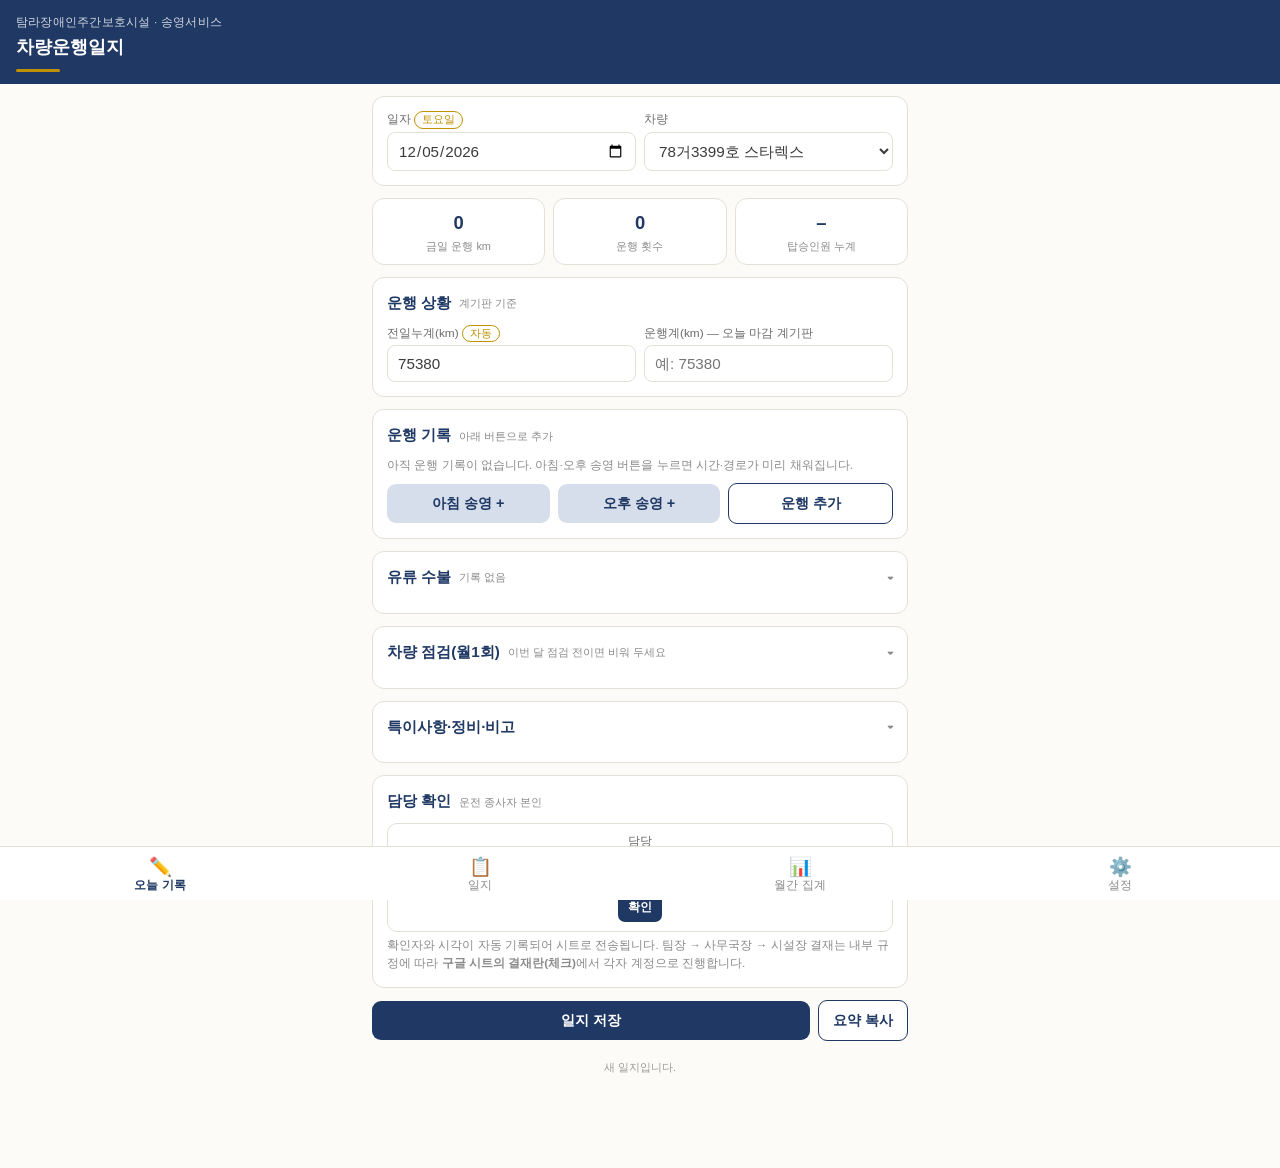
<file: static/vlog_1.html>
<!DOCTYPE html>
<html lang="ko">
<head>
<meta charset="UTF-8">
<meta name="viewport" content="width=device-width, initial-scale=1.0, viewport-fit=cover">
<meta name="theme-color" content="#1F3864">
<meta name="robots" content="noindex, nofollow">
<title>차량운행일지 · 탐라장애인주간보호시설</title>
<style>
:root{
  --navy:#1F3864; --gold:#BF9000; --lnavy:#D6DEEB; --bg:#FDFBF7; --ink:#3B3B3B;
  --line:#E3E0D8; --ok:#2E7D32; --warn:#B26A00; --card:#FFFFFF;
}
*{box-sizing:border-box; margin:0; padding:0; -webkit-tap-highlight-color:transparent;}
html{font-size:16px;}
body{
  font-family:'Malgun Gothic','Apple SD Gothic Neo','Noto Sans KR',sans-serif;
  background:var(--bg); color:var(--ink); line-height:1.5;
  padding-bottom:calc(64px + env(safe-area-inset-bottom));
}
/* ---------- header ---------- */
header{
  background:var(--navy); color:#fff; padding:14px 16px 12px;
  position:sticky; top:0; z-index:50;
}
header .org{font-size:.72rem; opacity:.8; letter-spacing:.02em;}
header h1{font-size:1.15rem; font-weight:700; margin-top:2px;}
header .gold-line{height:3px; width:44px; background:var(--gold); border-radius:2px; margin-top:8px;}
/* ---------- tabs (bottom) ---------- */
nav.tabbar{
  position:fixed; bottom:0; left:0; right:0; z-index:60;
  display:flex; background:#fff; border-top:1px solid var(--line);
  padding-bottom:env(safe-area-inset-bottom);
}
nav.tabbar button{
  flex:1; border:none; background:none; padding:9px 0 7px; font-family:inherit;
  font-size:.72rem; color:#8a8a8a; cursor:pointer;
}
nav.tabbar button .ic{display:block; font-size:1.15rem; line-height:1.2;}
nav.tabbar button.on{color:var(--navy); font-weight:700;}
nav.tabbar button.on .ic{color:var(--gold);}
/* ---------- layout ---------- */
main{max-width:560px; margin:0 auto; padding:12px 12px 24px;}
section.view{display:none;}
section.view.on{display:block;}
.card{
  background:var(--card); border:1px solid var(--line); border-radius:12px;
  padding:14px; margin-bottom:12px;
}
.card h2{
  font-size:.95rem; color:var(--navy); font-weight:700; margin-bottom:10px;
  display:flex; align-items:center; gap:8px;
}
.card h2 .tag{font-size:.68rem; font-weight:400; color:#8a8a8a;}
.row{display:flex; gap:8px; align-items:center;}
.row.wrap{flex-wrap:wrap;}
.grow{flex:1;}
label.f{display:block; font-size:.74rem; color:#6b6b6b; margin-bottom:3px;}
input[type=text],input[type=number],input[type=date],input[type=time],input[type=month],select,textarea{
  width:100%; font-family:inherit; font-size:.95rem; color:var(--ink);
  border:1px solid var(--line); border-radius:8px; padding:9px 10px; background:#fff;
}
input:focus,select:focus,textarea:focus{outline:2px solid var(--lnavy); border-color:var(--navy);}
textarea{resize:vertical; min-height:56px;}
.btn{
  font-family:inherit; border:none; border-radius:9px; cursor:pointer;
  padding:10px 14px; font-size:.9rem; font-weight:700; white-space:nowrap;
}
.btn.primary{background:var(--navy); color:#fff;}
.btn.ghost{background:#fff; color:var(--navy); border:1px solid var(--navy);}
.btn.soft{background:var(--lnavy); color:var(--navy);}
.btn.small{padding:6px 10px; font-size:.78rem; border-radius:7px;}
.btn.danger{background:#fff; color:#A33; border:1px solid #C88;}
.btn:disabled{opacity:.45; cursor:default;}
.stat-strip{display:grid; grid-template-columns:repeat(3,1fr); gap:8px; margin-bottom:12px;}
.stat{
  background:var(--card); border:1px solid var(--line); border-radius:12px;
  padding:10px 8px; text-align:center;
}
.stat .v{font-size:1.15rem; font-weight:700; color:var(--navy);}
.stat .k{font-size:.68rem; color:#8a8a8a; margin-top:1px;}
.auto-badge{
  display:inline-block; font-size:.66rem; color:var(--gold); border:1px solid var(--gold);
  border-radius:99px; padding:0 7px; line-height:1.5; vertical-align:middle;
}
.hint{font-size:.74rem; color:#8a8a8a; margin-top:5px;}
.warnbox{
  background:#FFF7E8; border:1px solid #E8CFA0; color:var(--warn);
  border-radius:9px; padding:8px 10px; font-size:.8rem; margin-top:8px;
}
.okbox{
  background:#EEF6EE; border:1px solid #BEDABE; color:var(--ok);
  border-radius:9px; padding:8px 10px; font-size:.8rem; margin-top:8px;
}
/* chips */
.chips{display:flex; flex-wrap:wrap; gap:6px;}
.chip{
  border:1px solid var(--line); background:#fff; border-radius:99px;
  padding:6px 12px; font-size:.82rem; font-family:inherit; cursor:pointer; color:var(--ink);
}
.chip.on{background:var(--navy); border-color:var(--navy); color:#fff;}
/* trip cards */
.trip{
  border:1px solid var(--line); border-left:4px solid var(--gold); border-radius:10px;
  padding:10px 12px; margin-bottom:8px; background:#fff;
}
.trip .t1{display:flex; justify-content:space-between; align-items:baseline; gap:8px;}
.trip .t1 b{color:var(--navy); font-size:.92rem;}
.trip .t1 .km{font-weight:700; color:var(--navy);}
.trip .t2{font-size:.8rem; color:#6b6b6b; margin-top:2px;}
.trip .t3{display:flex; gap:6px; margin-top:8px;}
/* stepper */
.stepper{display:flex; align-items:center; gap:0; border:1px solid var(--line); border-radius:8px; overflow:hidden;}
.stepper button{width:44px; height:42px; border:none; background:var(--lnavy); color:var(--navy); font-size:1.2rem; font-weight:700; cursor:pointer; font-family:inherit;}
.stepper input{border:none; text-align:center; width:100%; font-size:1rem; font-weight:700;}
.stepper input:focus{outline:none;}
/* approval */
.appr{display:grid; grid-template-columns:1fr; gap:8px;}
.appr .slot{border:1px solid var(--line); border-radius:10px; padding:9px 10px; text-align:center;}
.appr .slot .role{font-size:.74rem; color:#6b6b6b;}
.appr .slot .st{font-size:.88rem; font-weight:700; margin:4px 0 6px; min-height:1.3em;}
.appr .slot .st.done{color:var(--navy);}
.appr .slot .st.jg{color:var(--gold);}
.appr .slot .meta{font-size:.64rem; color:#9a9a9a; min-height:1.1em;}
/* inspection */
.insp{display:grid; grid-template-columns:1fr 1fr; gap:8px;}
.insp .item{border:1px solid var(--line); border-radius:10px; padding:9px 10px;}
.insp .item .nm{font-size:.76rem; color:#6b6b6b; margin-bottom:6px;}
.seg{display:flex; border:1px solid var(--line); border-radius:8px; overflow:hidden;}
.seg button{flex:1; border:none; background:#fff; padding:7px 0; font-family:inherit; font-size:.82rem; cursor:pointer; color:#8a8a8a;}
.seg button.on-mu{background:var(--navy); color:#fff; font-weight:700;}
.seg button.on-yu{background:#A33; color:#fff; font-weight:700;}
/* list view */
.dayitem{
  display:flex; align-items:center; gap:10px; background:#fff; border:1px solid var(--line);
  border-radius:12px; padding:12px; margin-bottom:8px; cursor:pointer;
}
.dayitem .d{min-width:64px; text-align:center;}
.dayitem .d .dd{font-weight:700; color:var(--navy); font-size:1rem;}
.dayitem .d .wd{font-size:.68rem; color:#8a8a8a;}
.dayitem .s{flex:1; font-size:.8rem; color:#6b6b6b;}
.dayitem .s b{color:var(--ink);}
.dot{width:9px; height:9px; border-radius:99px; display:inline-block; margin-right:3px;}
.dot.g{background:var(--ok);} .dot.y{background:var(--gold);} .dot.e{background:#ccc;}
/* stats bars */
.bar-row{display:flex; align-items:center; gap:8px; margin-bottom:7px;}
.bar-row .bl{width:92px; font-size:.78rem; color:#6b6b6b; text-align:right; flex-shrink:0;}
.bar-row .bt{flex:1; background:#F0EDE5; border-radius:6px; height:20px; overflow:hidden;}
.bar-row .bf{height:100%; background:var(--navy); border-radius:6px; min-width:2px;}
.bar-row .bv{width:56px; font-size:.78rem; font-weight:700; color:var(--navy); flex-shrink:0;}
/* settings lists */
.pill-list{display:flex; flex-wrap:wrap; gap:6px;}
.pill{
  display:inline-flex; align-items:center; gap:6px; background:#fff; border:1px solid var(--line);
  border-radius:99px; padding:5px 8px 5px 12px; font-size:.82rem;
}
.pill button{border:none; background:var(--lnavy); color:var(--navy); border-radius:99px; width:20px; height:20px; line-height:1; cursor:pointer; font-family:inherit;}
.footer-note{font-size:.7rem; color:#9a9a9a; text-align:center; margin:18px 8px 4px;}
.gold-close{
  border-left:4px solid var(--gold); background:#fff; border-radius:0 10px 10px 0;
  padding:10px 12px; font-size:.8rem; color:#6b6b6b; margin-top:14px;
}
dialog{
  border:none; border-radius:14px; padding:0; width:min(92vw,420px);
  box-shadow:0 10px 40px rgba(31,56,100,.25);
}
dialog::backdrop{background:rgba(31,56,100,.35);}
dialog .dlg-h{background:var(--navy); color:#fff; padding:12px 16px; font-weight:700; font-size:.95rem; border-radius:14px 14px 0 0;}
dialog .dlg-b{padding:14px 16px;}
dialog .dlg-f{display:flex; gap:8px; padding:0 16px 16px;}
.mt8{margin-top:8px;} .mt12{margin-top:12px;} .mb8{margin-bottom:8px;}
.collapsible > h2{cursor:pointer;}
.collapsible > .body{display:none;}
.collapsible.open > .body{display:block;}
.collapsible > h2 .caret{margin-left:auto; color:#8a8a8a; font-size:.8rem; transition:transform .15s;}
.collapsible.open > h2 .caret{transform:rotate(180deg);}
</style>
</head>
<body>
<header>
  <div class="org">탐라장애인주간보호시설 · 송영서비스</div>
  <h1>차량운행일지</h1>
  <div class="gold-line"></div>
</header>

<main>
<!-- ============ 오늘 기록 ============ -->
<section class="view on" id="view-today">
  <div class="card">
    <div class="row">
      <div class="grow">
        <label class="f">일자 <span id="wdLabel" class="auto-badge">요일 자동</span></label>
        <input type="date" id="inDate">
      </div>
      <div class="grow">
        <label class="f">차량</label>
        <select id="inVehicle"></select>
      </div>
    </div>
  </div>

  <div class="stat-strip">
    <div class="stat"><div class="v" id="stKm">0</div><div class="k">금일 운행 km</div></div>
    <div class="stat"><div class="v" id="stTrips">0</div><div class="k">운행 횟수</div></div>
    <div class="stat"><div class="v" id="stCum">–</div><div class="k">탑승인원 누계</div></div>
  </div>

  <div class="card">
    <h2>운행 상황 <span class="tag">계기판 기준</span></h2>
    <div class="row">
      <div class="grow">
        <label class="f">전일누계(km) <span class="auto-badge">자동</span></label>
        <input type="number" id="inOdoStart" inputmode="numeric" placeholder="이전 일지에서">
      </div>
      <div class="grow">
        <label class="f">운행계(km) — 오늘 마감 계기판</label>
        <input type="number" id="inOdoEnd" inputmode="numeric" placeholder="예: 75380">
      </div>
    </div>
    <div id="odoMsg"></div>
  </div>

  <div class="card">
    <h2>운행 기록 <span class="tag" id="tripCount"></span></h2>
    <div id="tripList"></div>
    <div class="row mt8">
      <button class="btn soft grow" onclick="openTrip(null,'am')">아침 송영 +</button>
      <button class="btn soft grow" onclick="openTrip(null,'pm')">오후 송영 +</button>
      <button class="btn ghost grow" onclick="openTrip(null,null)">운행 추가</button>
    </div>
  </div>

  <div class="card collapsible" id="cardFuel">
    <h2 onclick="toggleCard('cardFuel')">유류 수불 <span class="tag" id="fuelSummary">기록 없음</span><span class="caret">▾</span></h2>
    <div class="body">
      <div class="row">
        <div class="grow"><label class="f">급유량(ℓ)</label><input type="number" step="0.01" inputmode="decimal" id="inFuelL"></div>
        <div class="grow"><label class="f">유류비(원)</label><input type="number" inputmode="numeric" id="inFuelCost"></div>
      </div>
      <div class="hint" id="fuelUnit">단가 자동 계산</div>
    </div>
  </div>

  <div class="card collapsible" id="cardInsp">
    <h2 onclick="toggleCard('cardInsp')">차량 점검(월1회) <span class="tag" id="inspSummary"></span><span class="caret">▾</span></h2>
    <div class="body">
      <div class="insp" id="inspGrid"></div>
      <div class="hint">이상이 '유'이면 아래 정비·수리 내역에 내용을 남겨 주세요.</div>
    </div>
  </div>

  <div class="card collapsible" id="cardNotes">
    <h2 onclick="toggleCard('cardNotes')">특이사항·정비·비고 <span class="tag" id="noteSummary"></span><span class="caret">▾</span></h2>
    <div class="body">
      <label class="f">운행 중 특이사항</label>
      <textarea id="inSpecial" placeholder="예: 없음"></textarea>
      <label class="f mt8">차량 정비 및 수리 내역</label>
      <textarea id="inMaint" placeholder="예: 엔진오일 교환 및 워셔액·공기압 보충"></textarea>
      <label class="f mt8">비고</label>
      <textarea id="inRemark"></textarea>
    </div>
  </div>

  <div class="card">
    <h2>담당 확인 <span class="tag">운전 종사자 본인</span></h2>
    <div class="appr" id="apprGrid"></div>
    <div class="hint">확인자와 시각이 자동 기록되어 시트로 전송됩니다.
    팀장 → 사무국장 → 시설장 결재는 내부 규정에 따라 <b>구글 시트의 결재란(체크)</b>에서 각자 계정으로 진행합니다.</div>
  </div>

  <div class="row">
    <button class="btn primary grow" onclick="saveDay(true)">일지 저장</button>
    <button class="btn ghost" onclick="shareDay()">요약 복사</button>
  </div>
  <div class="footer-note" id="saveState"></div>
</section>

<!-- ============ 일지 목록 ============ -->
<section class="view" id="view-list">
  <div class="card">
    <h2>월 선택</h2>
    <input type="month" id="listMonth" onchange="renderList()">
  </div>
  <div id="dayList"></div>
</section>

<!-- ============ 월간 집계 ============ -->
<section class="view" id="view-stats">
  <div class="card">
    <h2>집계 월</h2>
    <input type="month" id="statMonth" onchange="renderStats()">
  </div>
  <div class="stat-strip">
    <div class="stat"><div class="v" id="mDays">0</div><div class="k">운행일수</div></div>
    <div class="stat"><div class="v" id="mTrips">0</div><div class="k">총 운행횟수</div></div>
    <div class="stat"><div class="v" id="mKm">0</div><div class="k">총 운행 km</div></div>
  </div>
  <div class="stat-strip">
    <div class="stat"><div class="v" id="mPax">0</div><div class="k">월 연인원</div></div>
    <div class="stat"><div class="v" id="mFuelL">0</div><div class="k">급유(ℓ)</div></div>
    <div class="stat"><div class="v" id="mFuelC">0</div><div class="k">유류비(원)</div></div>
  </div>
  <div class="card">
    <h2>용무별 운행</h2>
    <div id="purposeBars"><div class="hint">기록이 없습니다.</div></div>
  </div>
  <div class="card">
    <h2>지표</h2>
    <div id="metricsBox" class="hint">기록이 없습니다.</div>
  </div>
  <div class="card">
    <h2>내보내기</h2>
    <div class="row wrap">
      <button class="btn ghost grow" onclick="exportCsv()">이 달 CSV 내려받기</button>
      <button class="btn ghost grow" onclick="exportJson()">전체 백업(JSON)</button>
    </div>
    <div class="hint">CSV는 엑셀에서 바로 열립니다. 백업 파일은 다른 스마트폰으로 옮기거나 시설 PC에 보관할 수 있습니다.</div>
  </div>
</section>

<!-- ============ 설정 ============ -->
<section class="view" id="view-set">
  <div class="card">
    <h2>이 기기의 사용자 <span class="tag">본인 이름을 선택</span></h2>
    <div class="row">
      <select id="deviceUserSel" class="grow"></select>
      <button class="btn soft" onclick="saveDeviceUser()">저장</button>
    </div>
    <div class="hint">운전자 기본 선택과 담당 확인, 시트 전송 기록에 이 이름이 자동으로 쓰입니다.
    반드시 본인 스마트폰에서 본인 이름을 선택해 주세요.</div>
  </div>
  <div class="card">
    <h2>차량</h2>
    <div class="pill-list" id="vehList"></div>
    <div class="row mt8">
      <input type="text" id="newVehPlate" placeholder="차량번호 (예: 78거3399호)">
      <input type="text" id="newVehName" placeholder="차명" style="max-width:110px">
      <button class="btn soft" onclick="addVehicle()">추가</button>
    </div>
  </div>
  <div class="card">
    <h2>명단 관리 <span class="tag">변동 시 여기서 추가·삭제</span></h2>
    <div id="groupLists"></div>
    <div class="hint">역할: 종사자 = 운전자·탑승자 / 사회복무요원·실습 = 보조자·탑승자 / 이용장애인 = 탑승자.<br>
    명단은 이 공개 페이지에 들어 있지 않습니다. 시설에서 내부 전달한 초기 설정 파일(JSON)을 아래 '데이터 → 백업 불러오기'로 한 번 불러오면 채워집니다.<br>이용인 성명은 이 기기와 내보내기 파일(CSV·시트)에 실명으로 남습니다. 기기 잠금 설정과 내부 개인정보 규정을 함께 지켜 주세요.</div>
  </div>
  <div class="card">
    <h2>구글 시트 연동</h2>
    <label class="f">Apps Script 웹 앱 URL</label>
    <input type="text" id="sheetUrl" placeholder="https://script.google.com/macros/s/…/exec">
    <div class="row mt8">
      <button class="btn soft grow" onclick="saveSheetUrl()">URL 저장</button>
      <button class="btn ghost grow" onclick="sendToSheet(true)">현재 일지 전송</button>
    </div>
    <div class="hint">시설 시트 주소가 이미 내장되어 있어 따로 입력할 필요가 없습니다.
    '일지 저장' 때마다 자동 전송되며, 시트를 새로 만들었을 때만 이 칸을 바꿔 주세요.</div>
  </div>
  <div class="card">
    <h2>자주 가는 경유지</h2>
    <div class="pill-list" id="placeList"></div>
    <div class="row mt8">
      <input type="text" id="newPlace" placeholder="예: 노형">
      <button class="btn soft" onclick="addPlace()">추가</button>
    </div>
  </div>
  <div class="card">
    <h2>용무 목록</h2>
    <div class="pill-list" id="purpList"></div>
    <div class="row mt8">
      <input type="text" id="newPurp" placeholder="예: 외부 프로그램">
      <button class="btn soft" onclick="addPurpose()">추가</button>
    </div>
  </div>
  <div class="card">
    <h2>탑승인원 누계 기준</h2>
    <div class="row">
      <div class="grow"><label class="f">기준일</label><input type="date" id="cumBaseDate"></div>
      <div class="grow"><label class="f">기준일까지 누계(명)</label><input type="number" id="cumBaseValue" inputmode="numeric"></div>
    </div>
    <button class="btn soft mt8" onclick="saveCumBase()">기준 저장</button>
    <div class="hint">종이 일지의 마지막 누계를 입력하면 이후 자동 계산됩니다.</div>
  </div>
  <div class="card">
    <h2>데이터</h2>
    <div class="row wrap">
      <button class="btn ghost grow" onclick="exportJson()">백업 내려받기</button>
      <label class="btn ghost grow" style="text-align:center">백업 불러오기<input type="file" accept=".json" style="display:none" onchange="importJson(event)"></label>
    </div>
    <div class="row wrap mt8">
      <button class="btn danger grow" id="btnSample" onclick="removeSamples()">예시 데이터 삭제</button>
      <button class="btn danger grow" onclick="resetAll()">전체 초기화</button>
    </div>
    <div id="storageNote" class="hint"></div>
  </div>
  <div class="gold-close">
    기록은 행정을 위해서만 있지 않습니다. 오늘 누가 어디까지 안전하게 다녀왔는지를
    남기는 일 — 그것이 이 일지의 첫 번째 쓸모입니다.
  </div>
</section>
</main>

<!-- ============ 운행 입력 대화상자 ============ -->
<dialog id="tripDlg">
  <div class="dlg-h" id="tripDlgTitle">운행 추가</div>
  <div class="dlg-b">
    <div class="row">
      <div class="grow"><label class="f">운전자</label><select id="tDriver"></select></div>
      <div class="grow"><label class="f">보조자</label><select id="tAssist"></select></div>
    </div>
    <label class="f mt8">탑승자 — 이용인 선택 (선택하면 인원이 자동 반영)</label>
    <div class="chips" id="tRiders"></div>
    <label class="f mt8">탑승인원(명) — 직접 수정 가능</label>
    <div class="stepper">
      <button type="button" onclick="stepPax(-1)">−</button>
      <input type="number" id="tPax" inputmode="numeric" value="0" min="0">
      <button type="button" onclick="stepPax(1)">+</button>
    </div>
    <label class="f mt8">용무</label>
    <div class="chips" id="tPurpose"></div>
    <input type="text" id="tPurpEtc" class="mt8" placeholder="기타: 직접 입력 (쉼표로 구분)" style="display:none">
    <label class="f mt8">경유지 및 목적지</label>
    <div class="chips" id="tPlaces"></div>
    <input type="text" id="tPlaceEtc" class="mt8" placeholder="직접 입력 (쉼표로 구분)">
    <div class="row mt8">
      <div class="grow"><label class="f">출발</label><input type="time" id="tDep"></div>
      <div class="grow"><label class="f">도착</label><input type="time" id="tArr"></div>
      <div class="grow"><label class="f">운행(km)</label><input type="number" step="0.1" inputmode="decimal" id="tKm"></div>
    </div>
  </div>
  <div class="dlg-f">
    <button class="btn ghost grow" onclick="closeTrip()">취소</button>
    <button class="btn primary grow" onclick="saveTrip()">저장</button>
  </div>
</dialog>

<nav class="tabbar">
  <button class="on" data-v="view-today" onclick="go('view-today')"><span class="ic">✏️</span>오늘 기록</button>
  <button data-v="view-list" onclick="go('view-list')"><span class="ic">📋</span>일지</button>
  <button data-v="view-stats" onclick="go('view-stats')"><span class="ic">📊</span>월간 집계</button>
  <button data-v="view-set" onclick="go('view-set')"><span class="ic">⚙️</span>설정</button>
</nav>

<script>
'use strict';
/* ---------- 저장소: 기기 저장(localStorage) 가능하면 사용, 미리보기 환경에서는 메모리로 동작 ---------- */
const storage = (()=>{ try{ const t='__t'; window.localStorage.setItem(t,'1'); window.localStorage.removeItem(t); return window.localStorage; }
  catch(e){ const m={}; return {getItem:k=>(k in m?m[k]:null), setItem:(k,v)=>{m[k]=String(v);}, removeItem:k=>{delete m[k];}}; } })();
const PERSIST = (()=>{ try{ const t='__p'; window.localStorage.setItem(t,'1'); window.localStorage.removeItem(t); return true; }catch(e){ return false; } })();
const KEY='tamna_vlog_v2';
const DEFAULT_SHEET_URL='https://script.google.com/macros/s/AKfycbxEm6luey9F1K-jKZN-oh8nRIdiZh_A-9lTKLCzEtcROI83Dyb9mFI9CyixCAJOq26yLw/exec';
const WD=['일','월','화','수','목','금','토'];
const ROLES=[['damdang','담당']];
const INSP=[['engine','엔진·미션오일'],['washer','워셔액'],['tire','타이어 압력'],['body','차량 내부·외관']];

function defaultState(){
  return {
    vehicles:[
      {id:'v1', plate:'78거3399호', name:'스타렉스', baseOdo:75380},
      {id:'v2', plate:'71도2510', name:'카니발', baseOdo:null},
      {id:'v3', plate:'임대차량(법인)', name:'', baseOdo:null},
      {id:'v4', plate:'임대차량(협회 등)', name:'', baseOdo:null}],
    groups:{
      staff:{label:'종사자', roles:'운전자·탑승자', names:[]},
      duty:{label:'사회복무요원', roles:'보조자·탑승자', names:[]},
      intern:{label:'사회복지사 실습', roles:'보조자·탑승자', names:[]},
      client:{label:'이용장애인', roles:'탑승자', names:[]}
    },
    approvalRule:'시설장 결재(전결 미적용)',
    sheetUrl:DEFAULT_SHEET_URL,
    purposes:['이동지원','위생지원','프로그램 이동지원','점심지원','차량점검','시설물품구매','기타'],
    places:['노형','대학동','용담','전농로','신산','신안탕','신일탕','서사라','동한두기','여상','용강','삼성마트'],
    presets:{ am:{dep:'08:30', places:['노형','대학동','용담','전농로'], purpose:'이동지원'},
              pm:{dep:'15:30', places:['전농로','신산','용담','대학동','노형'], purpose:'이동지원'} },
    cumBase:{date:'2026-07-16', value:1460},
    days:{},
    sample:true
  };
}
function sampleDays(){ return {}; }
let S;
function load(){
  const raw=storage.getItem(KEY);
  if(raw){ try{ S=JSON.parse(raw); if(!S.sheetUrl){ S.sheetUrl=DEFAULT_SHEET_URL; save(); } return; }catch(e){} }
  S=defaultState(); S.days={}; save();
}
function save(){ storage.setItem(KEY, JSON.stringify(S)); }

/* ---------- 공통 ---------- */
const $=id=>document.getElementById(id);
const todayStr=()=>{ const d=new Date(); return d.getFullYear()+'-'+String(d.getMonth()+1).padStart(2,'0')+'-'+String(d.getDate()).padStart(2,'0'); };
const fmtN=n=>n==null||isNaN(n)?'–':Number(n).toLocaleString('ko-KR');
function wd(dateStr){ const d=new Date(dateStr+'T00:00:00'); return WD[d.getDay()]; }
function blankDay(){ return {vehicleId:(S.vehicles[0]||{}).id, odoStart:null, odoEnd:null, fuel:{l:null,cost:null}, trips:[], insp:{}, notes:{special:'',maint:'',remark:''}, appr:{}}; }
function getDay(ds){ return S.days[ds]; }
function prevOdo(ds){
  const keys=Object.keys(S.days).filter(k=>k<ds && S.days[k].odoEnd!=null).sort();
  if(keys.length) return S.days[keys[keys.length-1]].odoEnd;
  const v=S.vehicles.find(v=>v.id===cur.vehicleId)||S.vehicles[0];
  return v?v.baseOdo:null;
}
function cumPax(ds){
  if(!S.cumBase||S.cumBase.value==null) return null;
  let c=Number(S.cumBase.value);
  Object.keys(S.days).forEach(k=>{
    if(k>S.cumBase.date && k<=ds){ (S.days[k].trips||[]).forEach(t=>c+=Number(t.pax||0)); }
  });
  // 현재 편집 중(미저장) 날짜 반영
  if(curDate>S.cumBase.date && curDate<=ds && !S.days[curDate]){ (cur.trips||[]).forEach(t=>c+=Number(t.pax||0)); }
  return c;
}

/* ---------- 오늘 기록 화면 ---------- */
let curDate=todayStr();
let cur=null;
let dirty=false;

function loadDayIntoForm(ds){
  curDate=ds;
  cur = S.days[ds] ? JSON.parse(JSON.stringify(S.days[ds])) : blankDay();
  if(cur.odoStart==null) cur.odoStart=prevOdo(ds);
  $('inDate').value=ds;
  $('wdLabel').textContent=wd(ds)+'요일';
  renderVehicleSel();
  $('inOdoStart').value=cur.odoStart??'';
  $('inOdoEnd').value=cur.odoEnd??'';
  $('inFuelL').value=cur.fuel.l??'';
  $('inFuelCost').value=cur.fuel.cost??'';
  $('inSpecial').value=cur.notes.special||'';
  $('inMaint').value=cur.notes.maint||'';
  $('inRemark').value=cur.notes.remark||'';
  dirty=false;
  renderTrips(); renderInsp(); renderAppr(); refreshCalc();
  $('saveState').textContent = S.days[ds] ? '저장된 일지를 불러왔습니다.' : '새 일지입니다.';
}
function renderVehicleSel(){
  $('inVehicle').innerHTML=S.vehicles.map(v=>`<option value="${v.id}" ${v.id===cur.vehicleId?'selected':''}>${v.plate} ${v.name}</option>`).join('');
}
function refreshCalc(){
  const os=Number($('inOdoStart').value), oe=Number($('inOdoEnd').value);
  const hasOdo=$('inOdoStart').value!==''&&$('inOdoEnd').value!=='';
  const daily=hasOdo?oe-os:null;
  const tripSum=(cur.trips||[]).reduce((a,t)=>a+Number(t.km||0),0);
  $('stKm').textContent = daily!=null?fmtN(daily):fmtN(tripSum);
  $('stTrips').textContent=(cur.trips||[]).length;
  const c=cumPax(curDate); $('stCum').textContent=c!=null?fmtN(c):'–';
  const box=$('odoMsg');
  if(daily!=null){
    if(daily<0) box.innerHTML='<div class="warnbox">운행계가 전일누계보다 작습니다. 숫자를 확인해 주세요.</div>';
    else if(tripSum>0 && Math.abs(daily-tripSum)>0.5)
      box.innerHTML=`<div class="warnbox">금일누계 ${fmtN(daily)}km와 운행 기록 합계 ${fmtN(tripSum)}km가 ${fmtN(Math.abs(daily-tripSum))}km 차이 납니다.</div>`;
    else box.innerHTML=`<div class="okbox">금일누계 ${fmtN(daily)}km — 운행 기록 합계와 일치합니다.</div>`;
  } else box.innerHTML='';
  const l=Number($('inFuelL').value), cst=Number($('inFuelCost').value);
  $('fuelSummary').textContent = ($('inFuelL').value||$('inFuelCost').value) ? `${$('inFuelL').value||'–'}ℓ · ${fmtN(cst)||'–'}원` : '기록 없음';
  $('fuelUnit').textContent = (l>0&&cst>0) ? `단가 자동 계산: ℓ당 ${fmtN(Math.round(cst/l))}원` : '단가 자동 계산';
  const filled=INSP.filter(([k])=>cur.insp&&cur.insp[k]).length;
  $('inspSummary').textContent = filled? `${filled}/4 기록` : '이번 달 점검 전이면 비워 두세요';
  const nts=[cur.notes.special,cur.notes.maint,cur.notes.remark].filter(x=>x&&x.trim()).length;
  $('noteSummary').textContent = nts? `${nts}건 기록` : '';
  $('tripCount').textContent = (cur.trips||[]).length? `${cur.trips.length}건` : '아래 버튼으로 추가';
}
function renderTrips(){
  const el=$('tripList');
  if(!(cur.trips||[]).length){ el.innerHTML='<div class="hint">아직 운행 기록이 없습니다. 아침·오후 송영 버튼을 누르면 시간·경로가 미리 채워집니다.</div>'; return; }
  el.innerHTML=cur.trips.map((t,i)=>`
    <div class="trip">
      <div class="t1"><b>${t.purpose||'운행'}</b><span class="km">${t.km?fmtN(t.km)+'km':''}</span></div>
      <div class="t2">${t.dep||'–'} → ${t.arr||'–'} · ${t.driver||'운전자 미정'}${t.assist?' / '+t.assist:''} · ${t.pax||0}명</div>
      <div class="t2">${(t.places||[]).join(' · ')}</div>
      ${(t.paxNames&&t.paxNames.length)?`<div class="t2">탑승: ${t.paxNames.join(', ')}</div>`:''}
      <div class="t3">
        <button class="btn small soft" onclick="openTrip(${i},null)">수정</button>
        <button class="btn small danger" onclick="delTrip(${i})">삭제</button>
      </div>
    </div>`).join('');
}
function delTrip(i){ cur.trips.splice(i,1); dirty=true; renderTrips(); refreshCalc(); }

/* ---------- 점검 ---------- */
function renderInsp(){
  $('inspGrid').innerHTML=INSP.map(([k,nm])=>{
    const v=(cur.insp||{})[k]||'';
    return `<div class="item"><div class="nm">${nm} 이상</div>
      <div class="seg">
        <button type="button" class="${v==='무'?'on-mu':''}" onclick="setInsp('${k}','무')">무</button>
        <button type="button" class="${v==='유'?'on-yu':''}" onclick="setInsp('${k}','유')">유</button>
      </div></div>`;
  }).join('');
}
function setInsp(k,v){ if(!cur.insp)cur.insp={}; cur.insp[k]=(cur.insp[k]===v?'':v); dirty=true; renderInsp(); refreshCalc(); }

/* ---------- 결재 ---------- */
function renderAppr(){
  $('apprGrid').innerHTML=ROLES.map(([k,nm])=>{
    const a=(cur.appr||{})[k];
    let st='<span style="color:#bbb">대기</span>', meta='', btns='';
    if(a){
      st=`<span class="done">확인</span>`;
      meta=(a.by?a.by+' · ':'')+(a.at||'');
      btns=`<button class="btn small ghost" onclick="clearAppr('${k}')">취소</button>`;
    } else {
      btns=`<button class="btn small primary" onclick="doAppr('${k}')">확인</button>`;
    }
    return `<div class="slot"><div class="role">${nm}</div><div class="st">${st}</div><div class="meta">${meta}</div><div class="row" style="justify-content:center; gap:6px">${btns}</div></div>`;
  }).join('');
}
function doAppr(k){
  let nm=S.deviceUser||'';
  if(!nm && cur.trips.length) nm=cur.trips[0].driver||'';
  const input=prompt('확인자 이름을 확인해 주세요.', nm);
  if(input===null) return;
  const d=new Date();
  const at=`${d.getFullYear()}.${d.getMonth()+1}.${d.getDate()} ${String(d.getHours()).padStart(2,'0')}:${String(d.getMinutes()).padStart(2,'0')}`;
  if(!cur.appr)cur.appr={};
  cur.appr[k]={by:input.trim(), at};
  dirty=true; renderAppr(); saveDay(false);
}
function clearAppr(k){ delete cur.appr[k]; dirty=true; renderAppr(); saveDay(false); }

/* ---------- 저장 ---------- */
function collectForm(){
  cur.vehicleId=$('inVehicle').value;
  cur.odoStart=$('inOdoStart').value===''?null:Number($('inOdoStart').value);
  cur.odoEnd=$('inOdoEnd').value===''?null:Number($('inOdoEnd').value);
  cur.fuel={l:$('inFuelL').value===''?null:Number($('inFuelL').value), cost:$('inFuelCost').value===''?null:Number($('inFuelCost').value)};
  cur.notes={special:$('inSpecial').value, maint:$('inMaint').value, remark:$('inRemark').value};
}
function saveDay(announce){
  collectForm();
  delete cur.sample;
  S.days[curDate]=JSON.parse(JSON.stringify(cur));
  save(); dirty=false;
  refreshCalc();
  if(announce){
    $('saveState').textContent='저장했습니다 · '+curDate+' ('+wd(curDate)+') '+(PERSIST?'— 이 기기에 보관됩니다':'— 미리보기 환경: 화면을 닫으면 사라집니다');
    if(S.sheetUrl) sendToSheet(false);
  }
}
function sendToSheet(manual){
  if(!S.sheetUrl){ if(manual) alert('먼저 설정에서 구글 시트 연동 URL을 저장해 주세요.'); return; }
  collectForm();
  const v=S.vehicles.find(x=>x.id===cur.vehicleId)||{};
  const daily=(cur.odoEnd!=null&&cur.odoStart!=null)?cur.odoEnd-cur.odoStart:null;
  const payload={app:'tamna-vlog', date:curDate, weekday:wd(curDate),
    vehicle:(v.plate||'')+(v.name?' '+v.name:''),
    odoStart:cur.odoStart, odoEnd:cur.odoEnd, daily,
    fuelL:cur.fuel.l, fuelCost:cur.fuel.cost, cumPax:cumPax(curDate),
    insp:INSP.map(([k,nm])=>cur.insp&&cur.insp[k]?`${nm}:${cur.insp[k]}`:'').filter(Boolean).join(' '),
    special:cur.notes.special, maint:cur.notes.maint, remark:cur.notes.remark,
    appr:(cur.appr&&cur.appr.damdang)?`확인(${cur.appr.damdang.by} ${cur.appr.damdang.at})`:'',
    deviceUser:S.deviceUser||'',
    trips:(cur.trips||[]).map(t=>({driver:t.driver,assist:t.assist,pax:t.pax,paxNames:(t.paxNames||[]).join('·'),purpose:t.purpose,places:(t.places||[]).join('·'),dep:t.dep,arr:t.arr,km:t.km}))};
  try{
    fetch(S.sheetUrl,{method:'POST',mode:'no-cors',headers:{'Content-Type':'text/plain;charset=utf-8'},body:JSON.stringify(payload)})
      .then(()=>{ $('saveState').textContent='구글 시트로 전송 요청 완료 · '+curDate; if(manual) alert('전송 요청을 보냈습니다. 시트에 도착했는지 한 번 확인해 주세요.'); })
      .catch(()=>{ if(manual) alert('전송하지 못했습니다. 인터넷 연결과 URL을 확인해 주세요.'); });
  }catch(e){ if(manual) alert('전송하지 못했습니다.'); }
}
function shareDay(){
  collectForm();
  const daily=(cur.odoEnd!=null&&cur.odoStart!=null)?cur.odoEnd-cur.odoStart:(cur.trips||[]).reduce((a,t)=>a+Number(t.km||0),0);
  const lines=[];
  lines.push(`[차량운행일지] ${curDate} (${wd(curDate)})`);
  const v=S.vehicles.find(x=>x.id===cur.vehicleId);
  if(v) lines.push(`차량: ${v.plate} ${v.name}`);
  lines.push(`운행계 ${fmtN(cur.odoEnd)}km / 전일 ${fmtN(cur.odoStart)}km / 금일 ${fmtN(daily)}km`);
  (cur.trips||[]).forEach((t,i)=>lines.push(`${i+1}. ${t.dep||''}→${t.arr||''} ${t.purpose} ${t.pax||0}명 ${t.km||''}km (${t.driver}${t.assist?'/'+t.assist:''}) ${(t.places||[]).join('·')}`));
  if(cur.fuel.l||cur.fuel.cost) lines.push(`급유 ${cur.fuel.l||'–'}ℓ ${fmtN(cur.fuel.cost)}원`);
  if(cur.notes.maint) lines.push(`정비: ${cur.notes.maint}`);
  if(cur.notes.special) lines.push(`특이사항: ${cur.notes.special}`);
  const c=cumPax(curDate); if(c!=null) lines.push(`탑승인원 누계 ${fmtN(c)}명`);
  const txt=lines.join('\n');
  if(navigator.clipboard&&navigator.clipboard.writeText){ navigator.clipboard.writeText(txt).then(()=>alert('요약을 복사했습니다. 메신저·문자에 붙여넣을 수 있습니다.')); }
  else { prompt('아래 내용을 복사하세요.', txt); }
}

/* ---------- 운행 입력 대화상자 ---------- */
let editIdx=null;
function chipsRender(elId, list, selected, multi, cb){
  const el=$(elId);
  el.innerHTML=list.map(x=>`<button type="button" class="chip ${selected.includes(x)?'on':''}" data-v="${x}">${x}</button>`).join('');
  el.querySelectorAll('.chip').forEach(b=>b.onclick=()=>{
    if(multi){ b.classList.toggle('on'); }
    else { el.querySelectorAll('.chip').forEach(o=>o.classList.remove('on')); b.classList.add('on'); }
    if(cb) cb();
  });
}
function chipsValue(elId){ return Array.from($(elId).querySelectorAll('.chip.on')).map(b=>b.dataset.v); }
function optList(names, sel){ return '<option value="">선택</option>'+names.map(p=>`<option ${p===sel?'selected':''}>${p}</option>`).join(''); }
const driverNames=()=>S.groups.staff.names;
const assistNames=()=>S.groups.duty.names.concat(S.groups.intern.names);
function syncPax(){ const n=chipsValue('tRiders').length; if(n>0) $('tPax').value=n; }
function syncPurpEtc(){ $('tPurpEtc').style.display = chipsValue('tPurpose')[0]==='기타' ? '' : 'none'; }
function openTrip(idx, preset){
  editIdx=idx;
  let t;
  if(idx!=null){ t=cur.trips[idx]; $('tripDlgTitle').textContent='운행 수정'; }
  else{
    const p=preset?S.presets[preset]:null;
    t={driver:'',assist:'',pax:0,purpose:p?p.purpose:'',places:p?p.places.slice():[],dep:p?p.dep:'',arr:'',km:''};
    // 직전 운행의 운전자·보조자 이어받기, 없으면 기기 사용자
    const last=cur.trips[cur.trips.length-1];
    if(last){ t.driver=last.driver; t.assist=last.assist; }
    if(!t.driver && S.deviceUser && driverNames().includes(S.deviceUser)) t.driver=S.deviceUser;
    $('tripDlgTitle').textContent=preset==='am'?'아침 송영':preset==='pm'?'오후 송영':'운행 추가';
  }
  $('tDriver').innerHTML=optList(driverNames(), t.driver);
  $('tAssist').innerHTML=optList(assistNames(), t.assist);
  $('tPax').value=t.pax||0;
  chipsRender('tRiders', S.groups.client.names, t.paxNames||[], true, syncPax);
  const isEtc=t.purpose&&t.purpose.startsWith('기타');
  chipsRender('tPurpose', S.purposes, isEtc?['기타']:(t.purpose?[t.purpose]:[]), false, syncPurpEtc);
  $('tPurpEtc').value=isEtc?t.purpose.replace(/^기타:?\s*/,''):'';
  syncPurpEtc();
  chipsRender('tPlaces', S.places, (t.places||[]).filter(p=>S.places.includes(p)), true);
  $('tPlaceEtc').value=(t.places||[]).filter(p=>!S.places.includes(p)).join(', ');
  $('tDep').value=t.dep||''; $('tArr').value=t.arr||''; $('tKm').value=t.km||'';
  $('tripDlg').showModal();
}
function stepPax(d){ const el=$('tPax'); el.value=Math.max(0, Number(el.value||0)+d); }
function closeTrip(){ $('tripDlg').close(); }
function saveTrip(){
  const places=chipsValue('tPlaces').concat($('tPlaceEtc').value.split(',').map(s=>s.trim()).filter(Boolean));
  let purpose=(chipsValue('tPurpose')[0])||'';
  if(purpose==='기타' && $('tPurpEtc').value.trim()) purpose='기타: '+$('tPurpEtc').value.trim();
  const t={
    driver:$('tDriver').value, assist:$('tAssist').value,
    pax:Number($('tPax').value||0),
    paxNames:chipsValue('tRiders'),
    purpose,
    places,
    dep:$('tDep').value, arr:$('tArr').value,
    km:$('tKm').value===''?null:Number($('tKm').value)
  };
  if(!t.driver){ alert('운전자를 선택해 주세요.'); return; }
  if(!t.purpose){ alert('용무를 선택해 주세요.'); return; }
  if(editIdx!=null) cur.trips[editIdx]=t; else cur.trips.push(t);
  dirty=true; $('tripDlg').close();
  renderTrips(); refreshCalc(); saveDay(false);
}

/* ---------- 일지 목록 ---------- */
function renderList(){
  const m=$('listMonth').value;
  const el=$('dayList');
  const keys=Object.keys(S.days).filter(k=>k.startsWith(m)).sort().reverse();
  if(!keys.length){ el.innerHTML='<div class="card"><div class="hint">이 달에는 저장된 일지가 없습니다.</div></div>'; return; }
  el.innerHTML=keys.map(k=>{
    const d=S.days[k];
    const km=(d.odoEnd!=null&&d.odoStart!=null)?d.odoEnd-d.odoStart:(d.trips||[]).reduce((a,t)=>a+Number(t.km||0),0);
    const pax=(d.trips||[]).reduce((a,t)=>a+Number(t.pax||0),0);
    const done=d.appr&&d.appr.damdang?1:0;
    const dot=done?'g':'e';
    return `<div class="dayitem" onclick="openFromList('${k}')">
      <div class="d"><div class="dd">${k.slice(5).replace('-','.')}</div><div class="wd">${wd(k)}요일</div></div>
      <div class="s"><b>${(d.trips||[]).length}회 운행 · ${fmtN(km)}km · ${pax}명</b><br>
      ${(d.trips||[]).map(t=>t.purpose).filter((v,i,a)=>a.indexOf(v)===i).join(', ')||'기록 없음'}${d.sample?' · <span style="color:var(--gold)">예시</span>':''}</div>
      <div><span class="dot ${dot}"></span><span style="font-size:.68rem;color:#8a8a8a">${done?'담당 확인':'담당 대기'}</span></div>
    </div>`;
  }).join('');
}
function openFromList(k){ loadDayIntoForm(k); go('view-today'); }

/* ---------- 월간 집계 ---------- */
function renderStats(){
  const m=$('statMonth').value;
  const keys=Object.keys(S.days).filter(k=>k.startsWith(m)).sort();
  let trips=0,km=0,pax=0,fl=0,fc=0;
  const purp={};
  keys.forEach(k=>{
    const d=S.days[k];
    const dk=(d.odoEnd!=null&&d.odoStart!=null)?d.odoEnd-d.odoStart:(d.trips||[]).reduce((a,t)=>a+Number(t.km||0),0);
    km+=Math.max(0,dk);
    (d.trips||[]).forEach(t=>{ trips++; pax+=Number(t.pax||0); purp[t.purpose||'기타']=(purp[t.purpose||'기타']||0)+1; });
    if(d.fuel){ fl+=Number(d.fuel.l||0); fc+=Number(d.fuel.cost||0); }
  });
  $('mDays').textContent=keys.length; $('mTrips').textContent=trips; $('mKm').textContent=fmtN(km);
  $('mPax').textContent=fmtN(pax); $('mFuelL').textContent=fl?fl.toFixed(1):'0'; $('mFuelC').textContent=fmtN(fc);
  const entries=Object.entries(purp).sort((a,b)=>b[1]-a[1]);
  const mx=entries.length?entries[0][1]:1;
  $('purposeBars').innerHTML=entries.length?entries.map(([nm,c],i)=>`
    <div class="bar-row"><div class="bl">${nm}</div>
      <div class="bt"><div class="bf" style="width:${Math.round(c/mx*100)}%; ${i===0?'background:var(--gold)':''}"></div></div>
      <div class="bv">${c}회</div></div>`).join('')
    :'<div class="hint">기록이 없습니다.</div>';
  const met=[];
  if(km>0&&fc>0) met.push(`km당 유류비 <b style="color:var(--navy)">${fmtN(Math.round(fc/km))}원</b>`);
  if(fl>0&&km>0) met.push(`ℓ당 주행 <b style="color:var(--navy)">${(km/fl).toFixed(1)}km</b>`);
  if(keys.length) met.push(`일평균 운행 <b style="color:var(--navy)">${fmtN(Math.round(km/keys.length))}km</b>`);
  if(trips>0) met.push(`회당 평균 탑승 <b style="color:var(--navy)">${(pax/Math.max(1,trips)).toFixed(1)}명</b>`);
  $('metricsBox').innerHTML=met.length?met.join(' · '):'기록이 없습니다.';
}

/* ---------- 내보내기 ---------- */
function dl(name, content, type){
  const blob=new Blob([content],{type});
  const a=document.createElement('a'); a.href=URL.createObjectURL(blob); a.download=name;
  document.body.appendChild(a); a.click(); a.remove();
}
function exportCsv(){
  const m=$('statMonth').value;
  const keys=Object.keys(S.days).filter(k=>k.startsWith(m)).sort();
  if(!keys.length){ alert('이 달에는 기록이 없습니다.'); return; }
  const rows=[['일자','요일','차량','운전자','보조자','탑승인원','탑승자명단','용무','경유지 및 목적지','출발','도착','운행km','전일누계','운행계','금일누계','급유량L','유류비원','점검','정비수리','특이사항','비고']];
  keys.forEach(k=>{
    const d=S.days[k];
    const v=S.vehicles.find(x=>x.id===d.vehicleId)||{};
    const daily=(d.odoEnd!=null&&d.odoStart!=null)?d.odoEnd-d.odoStart:'';
    const inspTxt=INSP.map(([ik,nm])=>d.insp&&d.insp[ik]?`${nm}:${d.insp[ik]}`:'').filter(Boolean).join(' ');
    if(!(d.trips||[]).length){
      rows.push([k,wd(k),(v.plate||''),'','','','','','','','','',d.odoStart??'',d.odoEnd??'',daily,d.fuel?.l??'',d.fuel?.cost??'',inspTxt,d.notes?.maint||'',d.notes?.special||'',d.notes?.remark||'']);
    }
    (d.trips||[]).forEach((t,i)=>{
      rows.push([k,wd(k),(v.plate||''),t.driver,t.assist,t.pax,(t.paxNames||[]).join('·'),t.purpose,(t.places||[]).join('·'),t.dep,t.arr,t.km??'',
        i===0?(d.odoStart??''):'', i===0?(d.odoEnd??''):'', i===0?daily:'',
        i===0?(d.fuel?.l??''):'', i===0?(d.fuel?.cost??''):'', i===0?inspTxt:'',
        i===0?(d.notes?.maint||''):'', i===0?(d.notes?.special||''):'', i===0?(d.notes?.remark||''):'']);
    });
  });
  const csv='﻿'+rows.map(r=>r.map(c=>{ c=String(c??''); return /[",\n]/.test(c)?'"'+c.replace(/"/g,'""')+'"':c; }).join(',')).join('\n');
  dl(`vehicle-log-${m}.csv`, csv, 'text/csv;charset=utf-8');
}
function exportJson(){ dl('vehicle-log-backup.json', JSON.stringify(S,null,1), 'application/json'); }
function importJson(ev){
  const f=ev.target.files[0]; if(!f)return;
  const r=new FileReader();
  r.onload=()=>{ try{ const d=JSON.parse(r.result);
      if(!d.days||!d.vehicles) throw 0;
      if(confirm('현재 데이터를 백업 파일 내용으로 바꿉니다. 계속할까요?')){ S=d; save(); boot(); alert('불러왔습니다.'); }
    }catch(e){ alert('백업 파일을 읽을 수 없습니다.'); } };
  r.readAsText(f);
}

/* ---------- 설정 ---------- */
function pillList(elId, arr, onDel){
  $(elId).innerHTML=arr.map((x,i)=>`<span class="pill">${typeof x==='string'?x:(x.plate+' '+x.name)}<button onclick="${onDel}(${i})">×</button></span>`).join('')||'<span class="hint">비어 있음</span>';
}
function renderSettings(){
  const workers=S.groups.staff.names.concat(S.groups.duty.names, S.groups.intern.names);
  $('deviceUserSel').innerHTML='<option value="">선택 안 함</option>'+workers.map(n=>`<option ${n===S.deviceUser?'selected':''}>${n}</option>`).join('');
  pillList('vehList', S.vehicles, 'delVehicle');
  $('groupLists').innerHTML=Object.entries(S.groups).map(([k,g])=>`
    <div class="mb8">
      <label class="f">${g.label} <span style="color:var(--gold)">· ${g.roles}</span></label>
      <div class="pill-list">${g.names.map((n,i)=>`<span class="pill">${n}<button onclick="delName('${k}',${i})">×</button></span>`).join('')||'<span class="hint">비어 있음</span>'}</div>
      <div class="row mt8">
        <input type="text" id="ng-${k}" placeholder="이름 추가">
        <button class="btn soft small" onclick="addName('${k}')">추가</button>
      </div>
    </div>`).join('');
  $('sheetUrl').value=S.sheetUrl||'';
  pillList('placeList', S.places, 'delPlace');
  pillList('purpList', S.purposes, 'delPurpose');
  $('cumBaseDate').value=S.cumBase?.date||'';
  $('cumBaseValue').value=S.cumBase?.value??'';
  $('btnSample').style.display=Object.values(S.days).some(d=>d.sample)?'':'none';
  $('storageNote').textContent = PERSIST
    ? '기록은 이 스마트폰(브라우저) 안에만 저장됩니다. 기기 변경 전에는 반드시 백업을 내려받아 주세요.'
    : '지금은 미리보기 환경이라 화면을 닫으면 기록이 사라집니다. 스마트폰 브라우저에서 열면 기기에 저장됩니다.';
}
function addVehicle(){ const p=$('newVehPlate').value.trim(), n=$('newVehName').value.trim(); if(!p)return;
  S.vehicles.push({id:'v'+(Date.now()%100000), plate:p, name:n, baseOdo:null}); $('newVehPlate').value='';$('newVehName').value=''; save(); renderSettings(); renderVehicleSel(); }
function delVehicle(i){ if(S.vehicles.length<=1){alert('차량은 최소 1대 필요합니다.');return;} S.vehicles.splice(i,1); save(); renderSettings(); renderVehicleSel(); }
function addName(k){ const el=$('ng-'+k); const v=el.value.trim(); if(v&&!S.groups[k].names.includes(v)){S.groups[k].names.push(v); el.value=''; save(); renderSettings();} }
function delName(k,i){ if(!confirm(`'${S.groups[k].names[i]}' 님을 명단에서 삭제할까요? (기존 일지 기록은 그대로 남습니다)`))return; S.groups[k].names.splice(i,1); save(); renderSettings(); }
function saveSheetUrl(){ S.sheetUrl=$('sheetUrl').value.trim(); save(); alert(S.sheetUrl?'저장했습니다. 이제 일지 저장 시 자동 전송됩니다.':'URL을 비웠습니다. 자동 전송이 꺼집니다.'); }
function saveDeviceUser(){ S.deviceUser=$('deviceUserSel').value; save(); alert(S.deviceUser?`이 기기의 사용자를 '${S.deviceUser}' 님으로 저장했습니다.`:'기기 사용자 지정을 해제했습니다.'); }
function addPlace(){ const v=$('newPlace').value.trim(); if(v&&!S.places.includes(v)){S.places.push(v); $('newPlace').value=''; save(); renderSettings();} }
function delPlace(i){ S.places.splice(i,1); save(); renderSettings(); }
function addPurpose(){ const v=$('newPurp').value.trim(); if(v&&!S.purposes.includes(v)){S.purposes.push(v); $('newPurp').value=''; save(); renderSettings();} }
function delPurpose(i){ S.purposes.splice(i,1); save(); renderSettings(); }
function saveCumBase(){ S.cumBase={date:$('cumBaseDate').value, value:Number($('cumBaseValue').value)}; save(); refreshCalc(); alert('누계 기준을 저장했습니다.'); }
function removeSamples(){
  if(!confirm('예시 데이터(수기 일지에서 옮긴 3일치)를 삭제할까요?')) return;
  Object.keys(S.days).forEach(k=>{ if(S.days[k].sample) delete S.days[k]; });
  S.sample=false; save(); renderSettings(); renderList(); renderStats();
  if(S.days[curDate]==null && cur.sample) loadDayIntoForm(todayStr());
  alert('삭제했습니다.');
}
function resetAll(){
  if(!confirm('모든 기록과 설정을 지우고 처음 상태로 되돌립니다. 백업을 먼저 내려받으셨나요?')) return;
  storage.removeItem(KEY); load(); boot(); alert('초기화했습니다.');
}

/* ---------- 탐색 ---------- */
function go(v){
  document.querySelectorAll('section.view').forEach(s=>s.classList.toggle('on', s.id===v));
  document.querySelectorAll('nav.tabbar button').forEach(b=>b.classList.toggle('on', b.dataset.v===v));
  if(v==='view-list') renderList();
  if(v==='view-stats') renderStats();
  if(v==='view-set') renderSettings();
  window.scrollTo(0,0);
}
function toggleCard(id){ $(id).classList.toggle('open'); }

/* ---------- 초기화 ---------- */
function boot(){
  const t=todayStr();
  $('listMonth').value=t.slice(0,7);
  $('statMonth').value=Object.keys(S.days).sort().reverse()[0]?.slice(0,7)||t.slice(0,7);
  loadDayIntoForm(t);
  renderSettings();
  ['inOdoStart','inOdoEnd','inFuelL','inFuelCost'].forEach(id=>$(id).addEventListener('input',()=>{dirty=true; refreshCalc();}));
  ['inSpecial','inMaint','inRemark'].forEach(id=>$(id).addEventListener('input',()=>{dirty=true;}));
  $('inDate').addEventListener('change',()=>{ if(dirty&&!confirm('저장하지 않은 내용이 있습니다. 날짜를 이동할까요?')){ $('inDate').value=curDate; return;} loadDayIntoForm($('inDate').value); });
  $('inVehicle').addEventListener('change',()=>{cur.vehicleId=$('inVehicle').value; dirty=true;});
}
load(); boot();
</script>
</body>
</html>
</file>
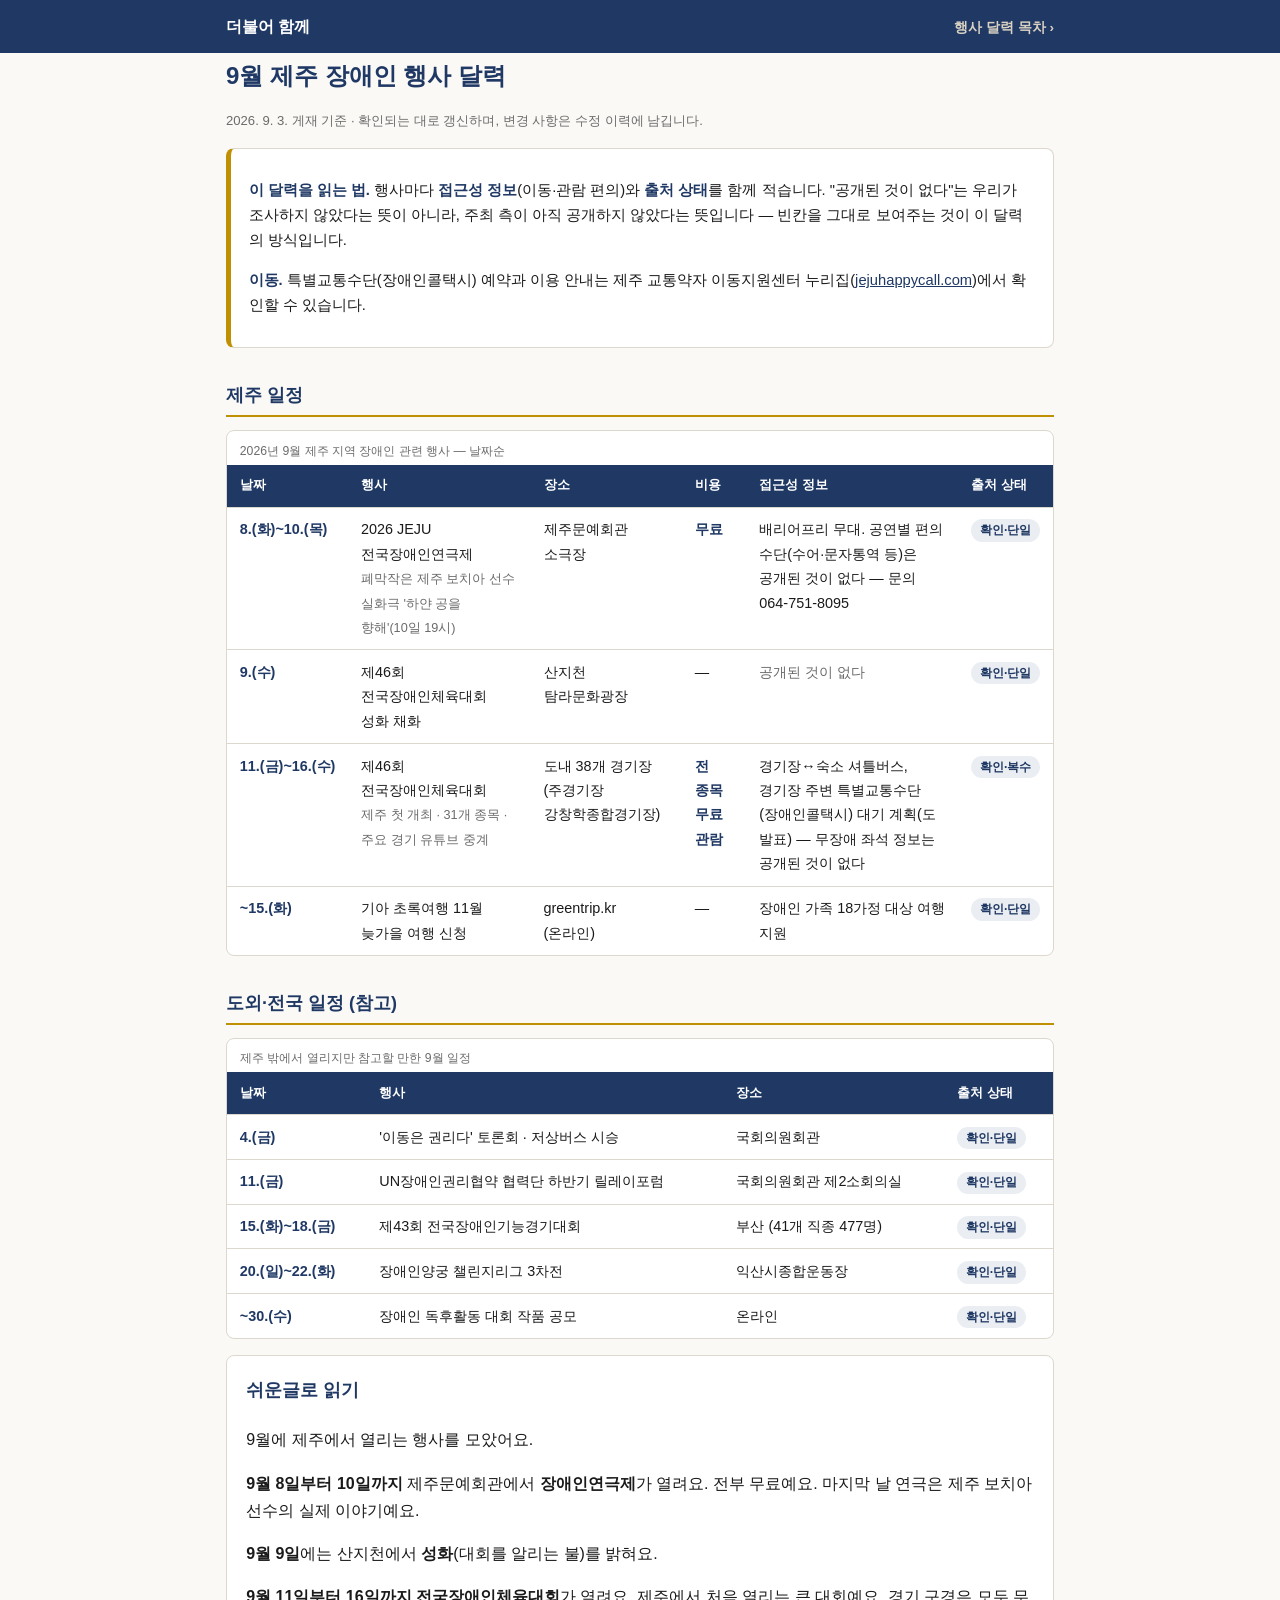
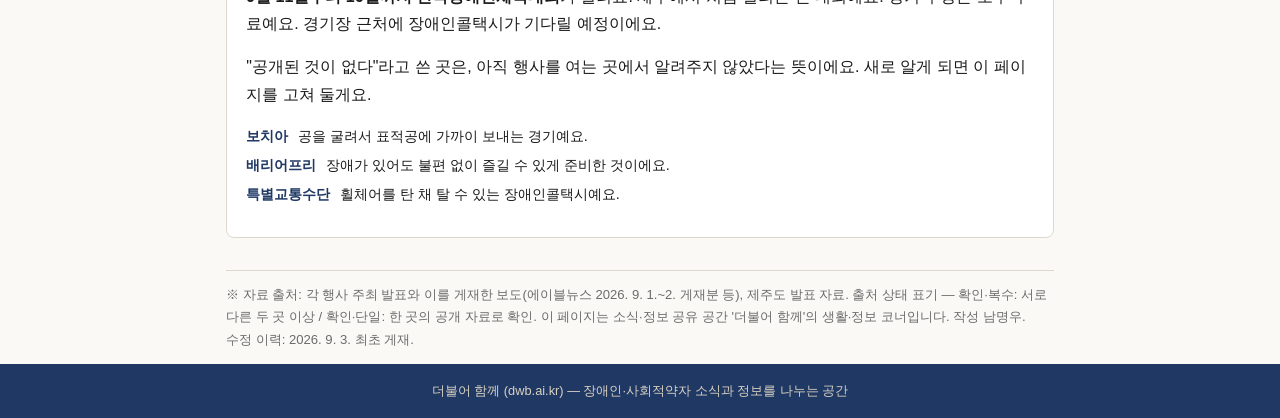
<file: static/events/2026-09.html>
<!DOCTYPE html>
<html lang="ko">
<head>
<meta charset="UTF-8">
<meta name="viewport" content="width=device-width, initial-scale=1.0">
<title>9월 제주 장애인 행사 달력 — 더불어 함께</title>
<meta name="description" content="2026년 9월 제주 장애인 관련 행사를 접근성 정보와 함께 한 장으로 정리한 달력. 연극제, 성화 채화, 전국장애인체육대회.">
<style>
  :root { --navy:#1F3864; --gold:#BF9000; --line:#ddd8ce; --sub:#6b6b6b; --bg:#faf9f6; }
  * { box-sizing:border-box; }
  body { margin:0; background:var(--bg); color:#1a1a1a;
         font-family:'Malgun Gothic','맑은 고딕',sans-serif; line-height:1.7; }
  a { color:var(--navy); }
  .site-head { background:var(--navy); color:#fff; padding:.8rem 1rem; }
  .site-head .wrap { display:flex; justify-content:space-between; align-items:baseline; }
  .site-head a { color:#fff; text-decoration:none; font-weight:700; }
  .site-head .home { font-size:.85em; color:#d9d2c2; }
  .wrap { max-width:860px; margin:0 auto; padding:0 1rem; }
  main { padding:1.5rem 0 3rem; }
  h1 { font-size:1.5rem; color:var(--navy); word-break:keep-all; margin:.2rem 0 .3rem; }
  .updated { font-size:.82em; color:var(--sub); }
  .intro { background:#fff; border:1px solid var(--line); border-left:5px solid var(--gold);
           border-radius:8px; padding:.9rem 1.1rem; font-size:.92em; margin:1rem 0 1.5rem; }
  .intro strong { color:var(--navy); }
  h2 { font-size:1.12rem; color:var(--navy); border-bottom:2px solid var(--gold);
       padding-bottom:.3rem; margin:2rem 0 .8rem; word-break:keep-all; }
  .tbl-wrap { overflow-x:auto; background:#fff; border:1px solid var(--line); border-radius:8px; }
  table { border-collapse:collapse; width:100%; min-width:680px; font-size:.9em; }
  caption { text-align:left; font-size:.85em; color:var(--sub); padding:.6rem .8rem .2rem; }
  th, td { border-top:1px solid var(--line); padding:.6rem .8rem; text-align:left;
           vertical-align:top; word-break:keep-all; }
  thead th { border-top:none; background:var(--navy); color:#fff; font-size:.92em; }
  th[scope="row"] { white-space:nowrap; color:var(--navy); }
  .free { color:var(--navy); font-weight:700; }
  .judge { display:inline-block; font-size:.85em; font-weight:700; color:var(--navy);
           background:rgba(31,56,100,.09); border-radius:99px; padding:.05rem .55rem; white-space:nowrap; }
  .none { color:var(--sub); }
  .easy { background:#fff; border:1px solid var(--line); border-radius:8px; padding:1rem 1.2rem; margin-top:1rem; }
  .easy h2 { border:none; margin:.2rem 0 .6rem; }
  dl.gloss { font-size:.9em; }
  dl.gloss dt { font-weight:700; color:var(--navy); float:left; clear:left; margin-right:.6rem; }
  dl.gloss dd { margin:0 0 .3rem 0; overflow:hidden; }
  .notice { font-size:.82em; color:var(--sub); border-top:1px solid var(--line);
            margin-top:2rem; padding-top:.8rem; }
  footer { background:var(--navy); color:#d9d2c2; font-size:.8em; padding:1rem; text-align:center; }
  footer a { color:#fff; }
</style>
</head>
<body>
<header class="site-head"><div class="wrap">
  <a href="../index.html">더불어 함께</a>
  <a class="home" href="index.html">행사 달력 목차 ›</a>
</div></header>

<main class="wrap" id="main">
  <h1>9월 제주 장애인 행사 달력</h1>
  <p class="updated">2026. 9. 3. 게재 기준 · 확인되는 대로 갱신하며, 변경 사항은 수정 이력에 남깁니다.</p>

  <div class="intro">
    <p><strong>이 달력을 읽는 법.</strong> 행사마다 <strong>접근성 정보</strong>(이동·관람 편의)와
    <strong>출처 상태</strong>를 함께 적습니다. "공개된 것이 없다"는 우리가 조사하지 않았다는 뜻이 아니라,
    주최 측이 아직 공개하지 않았다는 뜻입니다 — 빈칸을 그대로 보여주는 것이 이 달력의 방식입니다.</p>
    <p><strong>이동.</strong> 특별교통수단(장애인콜택시) 예약과 이용 안내는
    제주 교통약자 이동지원센터 누리집(<a href="https://www.jejuhappycall.com/" target="_blank" rel="noopener">jejuhappycall.com</a>)에서
    확인할 수 있습니다.</p>
  </div>

  <h2>제주 일정</h2>
  <div class="tbl-wrap">
  <table>
    <caption>2026년 9월 제주 지역 장애인 관련 행사 — 날짜순</caption>
    <thead><tr>
      <th scope="col">날짜</th><th scope="col">행사</th><th scope="col">장소</th>
      <th scope="col">비용</th><th scope="col">접근성 정보</th><th scope="col">출처 상태</th>
    </tr></thead>
    <tbody>
      <tr>
        <th scope="row">8.(화)~10.(목)</th>
        <td>2026 JEJU 전국장애인연극제<br><span class="none" style="font-size:.88em">폐막작은 제주 보치아 선수 실화극 '하얀 공을 향해'(10일 19시)</span></td>
        <td>제주문예회관 소극장</td>
        <td class="free">무료</td>
        <td>배리어프리 무대. 공연별 편의 수단(수어·문자통역 등)은 공개된 것이 없다 — 문의 064-751-8095</td>
        <td><span class="judge">확인·단일</span></td>
      </tr>
      <tr>
        <th scope="row">9.(수)</th>
        <td>제46회 전국장애인체육대회 성화 채화</td>
        <td>산지천 탐라문화광장</td>
        <td>—</td>
        <td class="none">공개된 것이 없다</td>
        <td><span class="judge">확인·단일</span></td>
      </tr>
      <tr>
        <th scope="row">11.(금)~16.(수)</th>
        <td>제46회 전국장애인체육대회<br><span class="none" style="font-size:.88em">제주 첫 개최 · 31개 종목 · 주요 경기 유튜브 중계</span></td>
        <td>도내 38개 경기장<br>(주경기장 강창학종합경기장)</td>
        <td class="free">전 종목 무료 관람</td>
        <td>경기장↔숙소 셔틀버스, 경기장 주변 특별교통수단(장애인콜택시) 대기 계획(도 발표) — 무장애 좌석 정보는 공개된 것이 없다</td>
        <td><span class="judge">확인·복수</span></td>
      </tr>
      <tr>
        <th scope="row">~15.(화)</th>
        <td>기아 초록여행 11월 늦가을 여행 신청</td>
        <td>greentrip.kr (온라인)</td>
        <td>—</td>
        <td>장애인 가족 18가정 대상 여행 지원</td>
        <td><span class="judge">확인·단일</span></td>
      </tr>
    </tbody>
  </table>
  </div>

  <h2>도외·전국 일정 (참고)</h2>
  <div class="tbl-wrap">
  <table>
    <caption>제주 밖에서 열리지만 참고할 만한 9월 일정</caption>
    <thead><tr>
      <th scope="col">날짜</th><th scope="col">행사</th><th scope="col">장소</th><th scope="col">출처 상태</th>
    </tr></thead>
    <tbody>
      <tr><th scope="row">4.(금)</th><td>'이동은 권리다' 토론회 · 저상버스 시승</td><td>국회의원회관</td><td><span class="judge">확인·단일</span></td></tr>
      <tr><th scope="row">11.(금)</th><td>UN장애인권리협약 협력단 하반기 릴레이포럼</td><td>국회의원회관 제2소회의실</td><td><span class="judge">확인·단일</span></td></tr>
      <tr><th scope="row">15.(화)~18.(금)</th><td>제43회 전국장애인기능경기대회</td><td>부산 (41개 직종 477명)</td><td><span class="judge">확인·단일</span></td></tr>
      <tr><th scope="row">20.(일)~22.(화)</th><td>장애인양궁 챌린지리그 3차전</td><td>익산시종합운동장</td><td><span class="judge">확인·단일</span></td></tr>
      <tr><th scope="row">~30.(수)</th><td>장애인 독후활동 대회 작품 공모</td><td>온라인</td><td><span class="judge">확인·단일</span></td></tr>
    </tbody>
  </table>
  </div>

  <section class="easy" id="easy" aria-label="쉬운글">
    <h2>쉬운글로 읽기</h2>
    <p>9월에 제주에서 열리는 행사를 모았어요.</p>
    <p><strong>9월 8일부터 10일까지</strong> 제주문예회관에서 <strong>장애인연극제</strong>가 열려요. 전부 무료예요.
    마지막 날 연극은 제주 보치아 선수의 실제 이야기예요.</p>
    <p><strong>9월 9일</strong>에는 산지천에서 <strong>성화</strong>(대회를 알리는 불)를 밝혀요.</p>
    <p><strong>9월 11일부터 16일까지</strong> <strong>전국장애인체육대회</strong>가 열려요.
    제주에서 처음 열리는 큰 대회예요. 경기 구경은 모두 무료예요.
    경기장 근처에 장애인콜택시가 기다릴 예정이에요.</p>
    <p>"공개된 것이 없다"라고 쓴 곳은, 아직 행사를 여는 곳에서 알려주지 않았다는 뜻이에요.
    새로 알게 되면 이 페이지를 고쳐 둘게요.</p>
    <dl class="gloss">
      <dt>보치아</dt><dd>공을 굴려서 표적공에 가까이 보내는 경기예요.</dd>
      <dt>배리어프리</dt><dd>장애가 있어도 불편 없이 즐길 수 있게 준비한 것이에요.</dd>
      <dt>특별교통수단</dt><dd>휠체어를 탄 채 탈 수 있는 장애인콜택시예요.</dd>
    </dl>
  </section>

  <p class="notice">
    ※ 자료 출처: 각 행사 주최 발표와 이를 게재한 보도(에이블뉴스 2026. 9. 1.~2. 게재분 등), 제주도 발표 자료.
    출처 상태 표기 — 확인·복수: 서로 다른 두 곳 이상 / 확인·단일: 한 곳의 공개 자료로 확인.
    이 페이지는 소식·정보 공유 공간 '더불어 함께'의 생활·정보 코너입니다. 작성 남명우.<br>
    수정 이력: 2026. 9. 3. 최초 게재.
  </p>
</main>

<footer>더불어 함께 (dwb.ai.kr) — 장애인·사회적약자 소식과 정보를 나누는 공간</footer>
</body>
</html>
</file>
